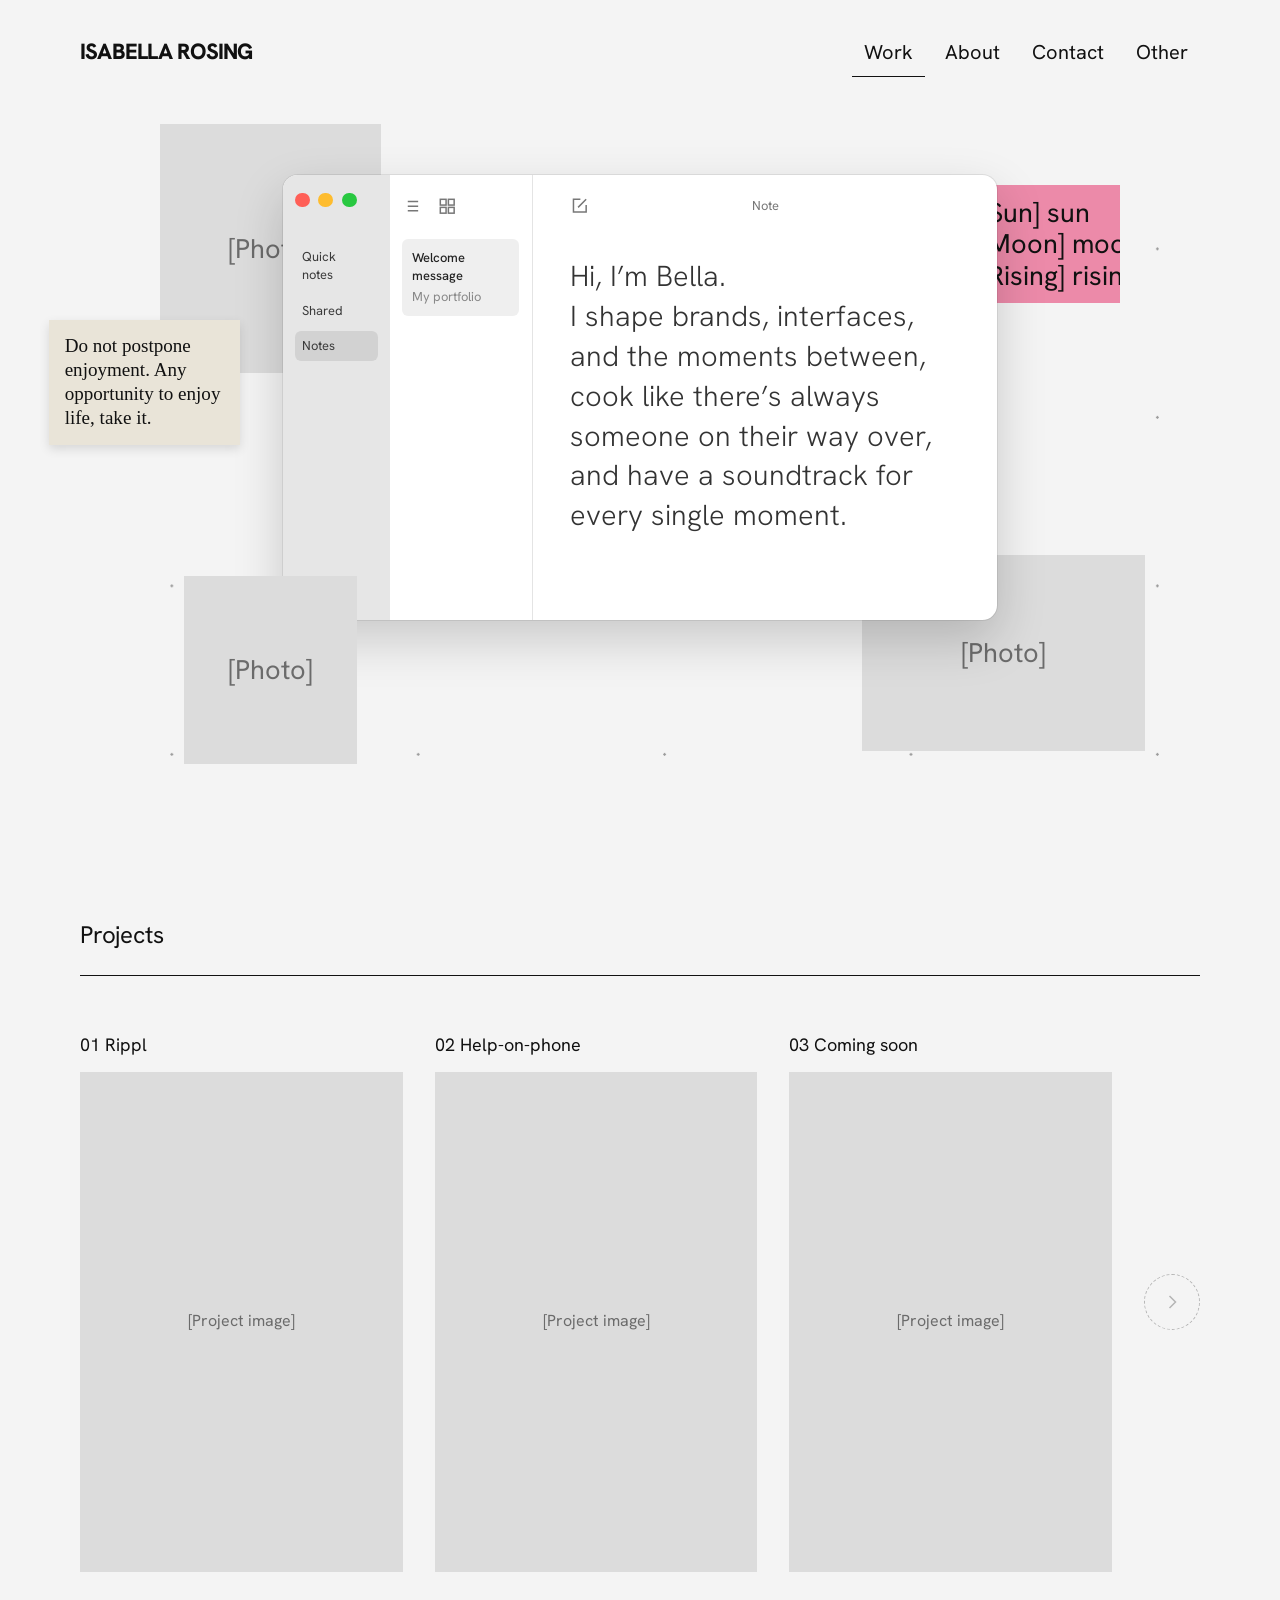
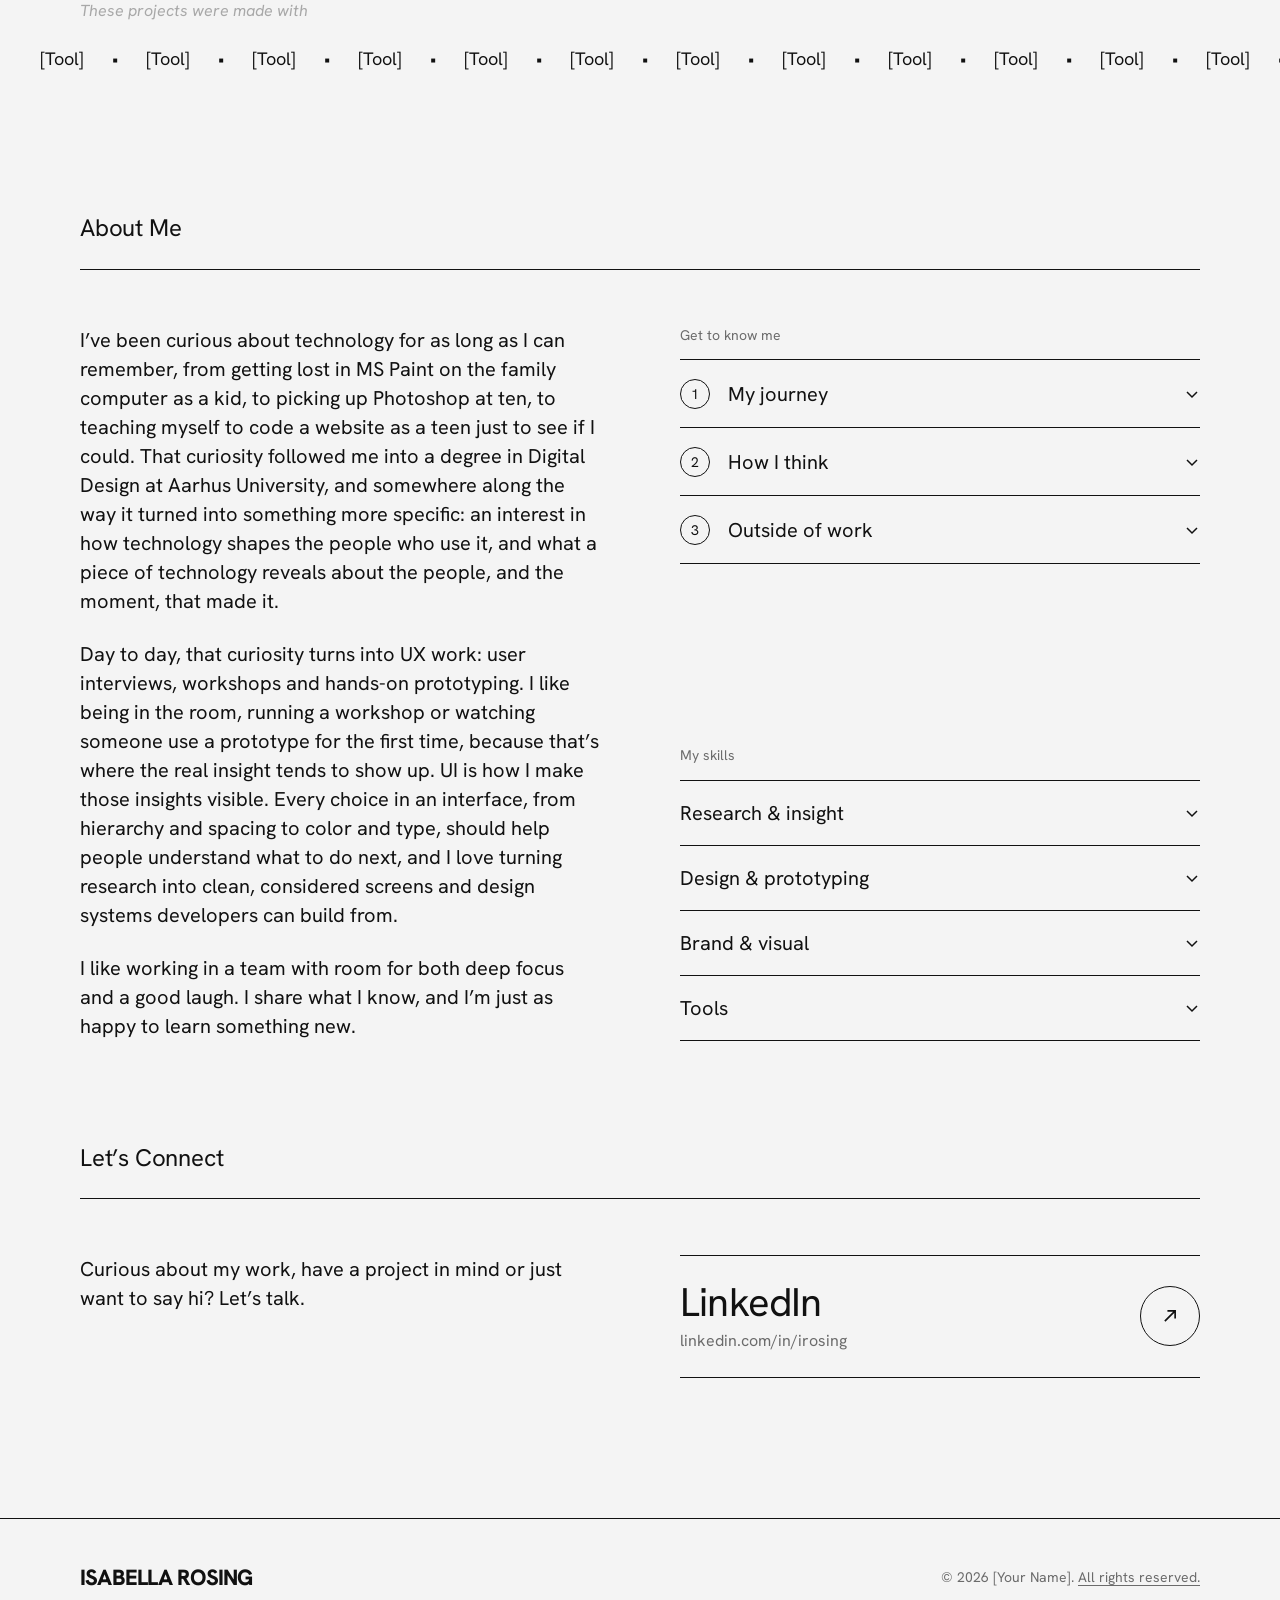
<file: index.html>
<!DOCTYPE html>
<html lang="en">
<head>
<meta charset="utf-8">
<meta name="viewport" content="width=device-width, initial-scale=1">
<title>Portfolio – Home</title>
<meta name="description" content="Portfolio of [Your Name], a [role] based in [City].">
<link rel="preconnect" href="https://fonts.googleapis.com">
<link rel="preconnect" href="https://fonts.gstatic.com" crossorigin>
<link rel="stylesheet" href="https://fonts.googleapis.com/css2?family=Hanken+Grotesk:ital,wght@0,300;0,400;0,500;0,700;0,800;1,300;1,400&amp;display=swap">
<link rel="stylesheet" href="css/styles.css">
</head>
<body>
<a class="skip-link" href="#main">Skip to content</a>
<header class="site-header">
  <a class="wordmark" href="index.html">Isabella Rosing</a>
  <nav class="main-nav" aria-label="Main">
    <a href="index.html" aria-current="page">Work</a>
    <a href="#about">About</a>
    <a href="contact.html">Contact</a>
    <a href="#">Other</a>
  </nav>
</header>
<main id="main">
<section class="hero">
  <div class="collage" role="img" aria-label="A notes window surrounded by personal photos">
    <div class="placeholder collage__item collage__photo collage__photo--tl">[Photo]</div>
    <p class="collage__item collage__quote">Do not postpone enjoyment. Any opportunity to enjoy life, take it.</p>
    <p class="collage__item collage__sticky">[Sun] sun<br>[Moon] moon<br>[Rising] rising</p>
    <div class="placeholder collage__item collage__photo collage__photo--bl">[Photo]</div>
    <div class="placeholder collage__item collage__photo collage__photo--br">[Photo]</div>

    <div class="collage__item notes-window">
      <div class="notes-window__sidebar">
        <div class="notes-window__lights"><span></span><span></span><span></span></div>
        <div class="notes-window__folder">Quick notes</div>
        <div class="notes-window__folder">Shared</div>
        <div class="notes-window__folder is-active">Notes</div>
      </div>
      <div class="notes-window__list">
        <div class="notes-window__toolbar">
          <svg viewBox="0 0 16 16" fill="none" stroke="currentColor" stroke-width="1.3" aria-hidden="true"><path d="M5 4h9M5 8h9M5 12h9M2 4h.01M2 8h.01M2 12h.01"/></svg>
          <svg viewBox="0 0 16 16" fill="none" stroke="currentColor" stroke-width="1.3" aria-hidden="true"><rect x="2" y="2" width="5" height="5"/><rect x="9" y="2" width="5" height="5"/><rect x="2" y="9" width="5" height="5"/><rect x="9" y="9" width="5" height="5"/></svg>
        </div>
        <div class="notes-window__entry"><strong>Welcome message</strong><span>My portfolio</span></div>
      </div>
      <div class="notes-window__note">
        <div class="notes-window__toolbar">
          <svg viewBox="0 0 16 16" fill="none" stroke="currentColor" stroke-width="1.3" aria-hidden="true"><path d="M9 2H3v11h11V7M7 9l7-7"/></svg>
          <span class="notes-window__label">Note</span>
        </div>
        <p class="notes-window__text">Hi, I’m Bella.<br>I shape brands, interfaces, and the moments between, cook like there’s always someone on their way over, and have a soundtrack for every single moment.</p>
      </div>
    </div>
  </div>
</section>

<section class="section section--projects" id="projects">
  <h2 class="section-title section-title--small">Projects</h2>
  <div class="projects">
    <article class="project">
      <div class="project__name">01 Rippl</div>
      <a class="project__card project__card--blue" href="rippl.html" aria-label="Rippl – view project">
        <div class="placeholder project__image">[Project image]</div>
        <div class="project__info">
          <h3 class="project__title">Rainwater as a shared resource</h3>
          <p class="project__desc">A non-profit concept that makes rainwater reuse accessible to apartment residents</p>
          <p class="project__tag">Strategisk design</p>
        </div>
      </a>
    </article>
    <article class="project">
      <div class="project__name">02 Help-on-phone</div>
      <a class="project__card project__card--yellow" href="help-on-phone.html" aria-label="Help-on-phone – view project">
        <div class="placeholder project__image">[Project image]</div>
        <div class="project__info">
          <h3 class="project__title">From towing cars to phonefixes</h3>
          <p class="project__desc">A tool inside SOS International’s case system that helps operators guide stranded drivers over the phone, so fewer breakdowns need a tow truck.</p>
          <p class="project__tag">Service design</p>
        </div>
      </a>
    </article>
    <article class="project">
      <div class="project__name">03 Coming soon</div>
      <a class="project__card project__card--orange" href="coming-soon.html" aria-label="Coming soon – view project">
        <div class="placeholder project__image">[Project image]</div>
        <div class="project__info">
          <p class="project__desc">[Short description of the project.]</p>
          <p class="project__tag">[Category]</p>
        </div>
      </a>
    </article>
    <button class="circle-btn" type="button" disabled aria-label="More projects – coming soon" data-tooltip="More projects coming soon"><svg width="20" height="20" viewBox="0 0 20 20" fill="none" stroke="currentColor" stroke-width="1.5" aria-hidden="true"><path d="M7.5 4l6 6-6 6"/></svg></button>
  </div>
  <div class="project-tools">
    <p class="project-tools__label" id="tools-label">These projects were made with</p>
    <div class="tools" role="region" aria-labelledby="tools-label">
    <div class="tools__track"><span>[Tool]</span><span aria-hidden="true">•</span><span>[Tool]</span><span aria-hidden="true">•</span><span>[Tool]</span><span aria-hidden="true">•</span><span>[Tool]</span><span aria-hidden="true">•</span><span>[Tool]</span><span aria-hidden="true">•</span><span>[Tool]</span><span aria-hidden="true">•</span><span>[Tool]</span><span aria-hidden="true">•</span><span>[Tool]</span><span aria-hidden="true">•</span><span>[Tool]</span><span aria-hidden="true">•</span><span>[Tool]</span><span aria-hidden="true">•</span><span>[Tool]</span><span aria-hidden="true">•</span><span>[Tool]</span><span aria-hidden="true">•</span><span>[Tool]</span><span aria-hidden="true">•</span><span>[Tool]</span><span aria-hidden="true">•</span><span>[Tool]</span><span aria-hidden="true">•</span><span>[Tool]</span><span aria-hidden="true">•</span><span>[Tool]</span><span aria-hidden="true">•</span><span>[Tool]</span><span aria-hidden="true">•</span><span>[Tool]</span><span aria-hidden="true">•</span><span>[Tool]</span><span aria-hidden="true">•</span><span>[Tool]</span><span aria-hidden="true">•</span><span>[Tool]</span><span aria-hidden="true">•</span><span>[Tool]</span><span aria-hidden="true">•</span><span>[Tool]</span><span aria-hidden="true">•</span><span>[Tool]</span><span aria-hidden="true">•</span><span>[Tool]</span><span aria-hidden="true">•</span><span>[Tool]</span><span aria-hidden="true">•</span><span>[Tool]</span><span aria-hidden="true">•</span><span>[Tool]</span><span aria-hidden="true">•</span><span>[Tool]</span><span aria-hidden="true">•</span></div>
    </div>
  </div>
</section>

<section class="section" id="about" style="padding-bottom:100px">
  <h2 class="section-title section-title--small">About Me</h2>
  <div class="two-col">
    <div class="about-text">
      <p>I’ve been curious about technology for as long as I can remember, from getting lost in MS Paint on the family computer as a kid, to picking up Photoshop at ten, to teaching myself to code a website as a teen just to see if I could. That curiosity followed me into a degree in Digital Design at Aarhus University, and somewhere along the way it turned into something more specific: an interest in how technology shapes the people who use it, and what a piece of technology reveals about the people, and the moment, that made it.</p>
      <p>Day to day, that curiosity turns into UX work: user interviews, workshops and hands-on prototyping. I like being in the room, running a workshop or watching someone use a prototype for the first time, because that’s where the real insight tends to show up. UI is how I make those insights visible. Every choice in an interface, from hierarchy and spacing to color and type, should help people understand what to do next, and I love turning research into clean, considered screens and design systems developers can build from.</p>
      <p>I like working in a team with room for both deep focus and a good laugh. I share what I know, and I’m just as happy to learn something new.</p>
    </div>
    <div class="services">
      <h3 class="list-label">Get to know me</h3>
      <div class="service">
        <button class="service__toggle" type="button" aria-expanded="false" aria-controls="service-1">
          <span class="service__num">1</span>
          <span class="service__title">My journey</span>
          <svg width="16" height="16" viewBox="0 0 16 16" fill="none" stroke="currentColor" stroke-width="1.5" aria-hidden="true" class="service__chevron"><path d="M3 6l5 5 5-5"/></svg>
        </button>
        <div class="service__body" id="service-1" hidden>
          <p>It started in Kolding, where a foundation year at Design Culture taught me that everything we make says something about the people behind it and the people who use it. From there I moved to Aarhus to study digital design, and quickly learned to work in sprints, test early, and let users prove me wrong.</p>
          <p>Along the way I worked with SOS International, Grundfos and Aarhus Vand, and helped create a VR game based on P.S. Krøyer’s painting <em>Skagensjægerne</em>, exhibited at ARoS. In my bachelor’s thesis, I interviewed 11 designers about how they use AI tools in their work. In my master’s thesis, I reviewed 15 studies on how people form social relationships with AI companions.</p>
          <p>Alongside my studies, I co-founded KINDA, a startup helping adults form real friendships, and went through Kitchen AU’s intern in own startup programme. That taught me to pitch, sell an idea, and take business models as seriously as user needs.</p>
          <p>My path hasn’t been a straight line, and I’m glad it hasn’t. In retail and floristry, I managed scheduling for the whole team, onboarded new staff, and trained colleagues in the system we used for live sales, so I’ve seen up close how tools either help people or get in their way. At Tricon I learned precision from the other side, turning technical drawings into tested products on tight deadlines. I bring both into how I run a project today.</p>
        </div>
      </div>
      <div class="service">
        <button class="service__toggle" type="button" aria-expanded="false" aria-controls="service-2">
          <span class="service__num">2</span>
          <span class="service__title">How I think</span>
          <svg width="16" height="16" viewBox="0 0 16 16" fill="none" stroke="currentColor" stroke-width="1.5" aria-hidden="true" class="service__chevron"><path d="M3 6l5 5 5-5"/></svg>
        </button>
        <div class="service__body" id="service-2" hidden>
          <p>Before I open Figma, I want to know who this is really for, what they’re trying to get done, and where the current experience gets in their way.</p>
          <dl class="about-phases">
            <div><dt>Discover</dt><dd>User interviews, surveys, competitor analysis, desk research, thematic analysis</dd></div>
            <div><dt>Define &amp; Ideate</dt><dd>Workshop facilitation, co-design, journey mapping, business model canvas, value proposition design</dd></div>
            <div><dt>Design &amp; Prototype</dt><dd>UI and visual design, Figma design systems, Framer, service design, iterative prototyping</dd></div>
            <div><dt>Test &amp; Refine</dt><dd>Usability testing, feedback synthesis, iteration</dd></div>
            <div><dt>Tools</dt><dd>Figma · Framer · Adobe Creative Suite · Canva · Basic HTML/CSS/JS</dd></div>
            <div><dt>A Grounded Take on AI</dt><dd>My bachelor’s and master’s theses both explored AI, which gave me a research-based sense of where AI genuinely strengthens a design process, and where it doesn’t.</dd></div>
          </dl>
        </div>
      </div>
      <div class="service">
        <button class="service__toggle" type="button" aria-expanded="false" aria-controls="service-3">
          <span class="service__num">3</span>
          <span class="service__title">Outside of work</span>
          <svg width="16" height="16" viewBox="0 0 16 16" fill="none" stroke="currentColor" stroke-width="1.5" aria-hidden="true" class="service__chevron"><path d="M3 6l5 5 5-5"/></svg>
        </button>
        <div class="service__body" id="service-3" hidden>
          <p>When I’m not designing, I usually have a camera or a guitar in my hands. I also make ceramics, knit, and get out into nature whenever I can. Working with my hands keeps my eye for shape, texture and color sharp.</p>
          <p>I’m fascinated by the history of technology, and by tech that’s used in artistic ways. I’m part of the Tamagotchi generation, and one day I’d love to design small, playful gadgets in that same spirit. Having turned technical drawings into tested products at Tricon, I know what it takes to get an idea from paper to something that actually works.</p>
        </div>
      </div>
      <div class="skill-groups">
        <h3 class="list-label">My skills</h3>
        <details class="skill-group">
          <summary>Research &amp; insight<svg width="16" height="16" viewBox="0 0 16 16" fill="none" stroke="currentColor" stroke-width="1.5" aria-hidden="true" class="skill-group__chevron"><path d="M3 6l5 5 5-5"/></svg></summary>
          <ul class="skill-chips">
            <li>User research</li>
            <li>Workshops</li>
            <li>Usability testing</li>
            <li>Thematic analysis</li>
          </ul>
        </details>
        <details class="skill-group">
          <summary>Design &amp; prototyping<svg width="16" height="16" viewBox="0 0 16 16" fill="none" stroke="currentColor" stroke-width="1.5" aria-hidden="true" class="skill-group__chevron"><path d="M3 6l5 5 5-5"/></svg></summary>
          <ul class="skill-chips">
            <li>Wireframing</li>
            <li>Prototyping</li>
            <li>Interaction design</li>
            <li>Figma design systems</li>
            <li>Designing with AI</li>
          </ul>
        </details>
        <details class="skill-group">
          <summary>Brand &amp; visual<svg width="16" height="16" viewBox="0 0 16 16" fill="none" stroke="currentColor" stroke-width="1.5" aria-hidden="true" class="skill-group__chevron"><path d="M3 6l5 5 5-5"/></svg></summary>
          <ul class="skill-chips">
            <li>Visual identity</li>
            <li>Branding</li>
          </ul>
        </details>
        <details class="skill-group">
          <summary>Tools<svg width="16" height="16" viewBox="0 0 16 16" fill="none" stroke="currentColor" stroke-width="1.5" aria-hidden="true" class="skill-group__chevron"><path d="M3 6l5 5 5-5"/></svg></summary>
          <ul class="skill-chips">
            <li>Figma</li>
            <li>Framer</li>
            <li>Adobe Creative Suite</li>
            <li>Canva</li>
            <li>Basic HTML/CSS/JS</li>
          </ul>
        </details>
      </div>
    </div>
  </div>
</section>

<section class="section" id="connect">
  <h2 class="section-title section-title--small">Let’s Connect</h2>
  <div class="two-col">
    <p class="connect__lead">Curious about my work, have a project in mind or just want to say hi? Let’s talk.</p>
    <a class="connect__link" href="https://www.linkedin.com/in/irosing/" target="_blank" rel="noopener noreferrer">
      <span class="connect__text">
        <span class="connect__label">LinkedIn</span>
        <span class="connect__handle">linkedin.com/in/irosing</span>
      </span>
      <span class="circle-btn" aria-hidden="true"><svg width="18" height="18" viewBox="0 0 14 14" fill="none" stroke="currentColor" stroke-width="1.3"><path d="M3 11L11 3M5 3h6v6"/></svg></span>
      <span class="visually-hidden">(opens in a new tab)</span>
    </a>
  </div>
</section>
</main>
<footer class="site-footer">
  <a class="wordmark" href="index.html">Isabella Rosing</a>
  <div class="copyright">© <span data-year>2026</span> [Your Name]. <a href="rights.html">All rights reserved.</a></div>
</footer>
<script src="js/main.js"></script>
</body>
</html>
</file>
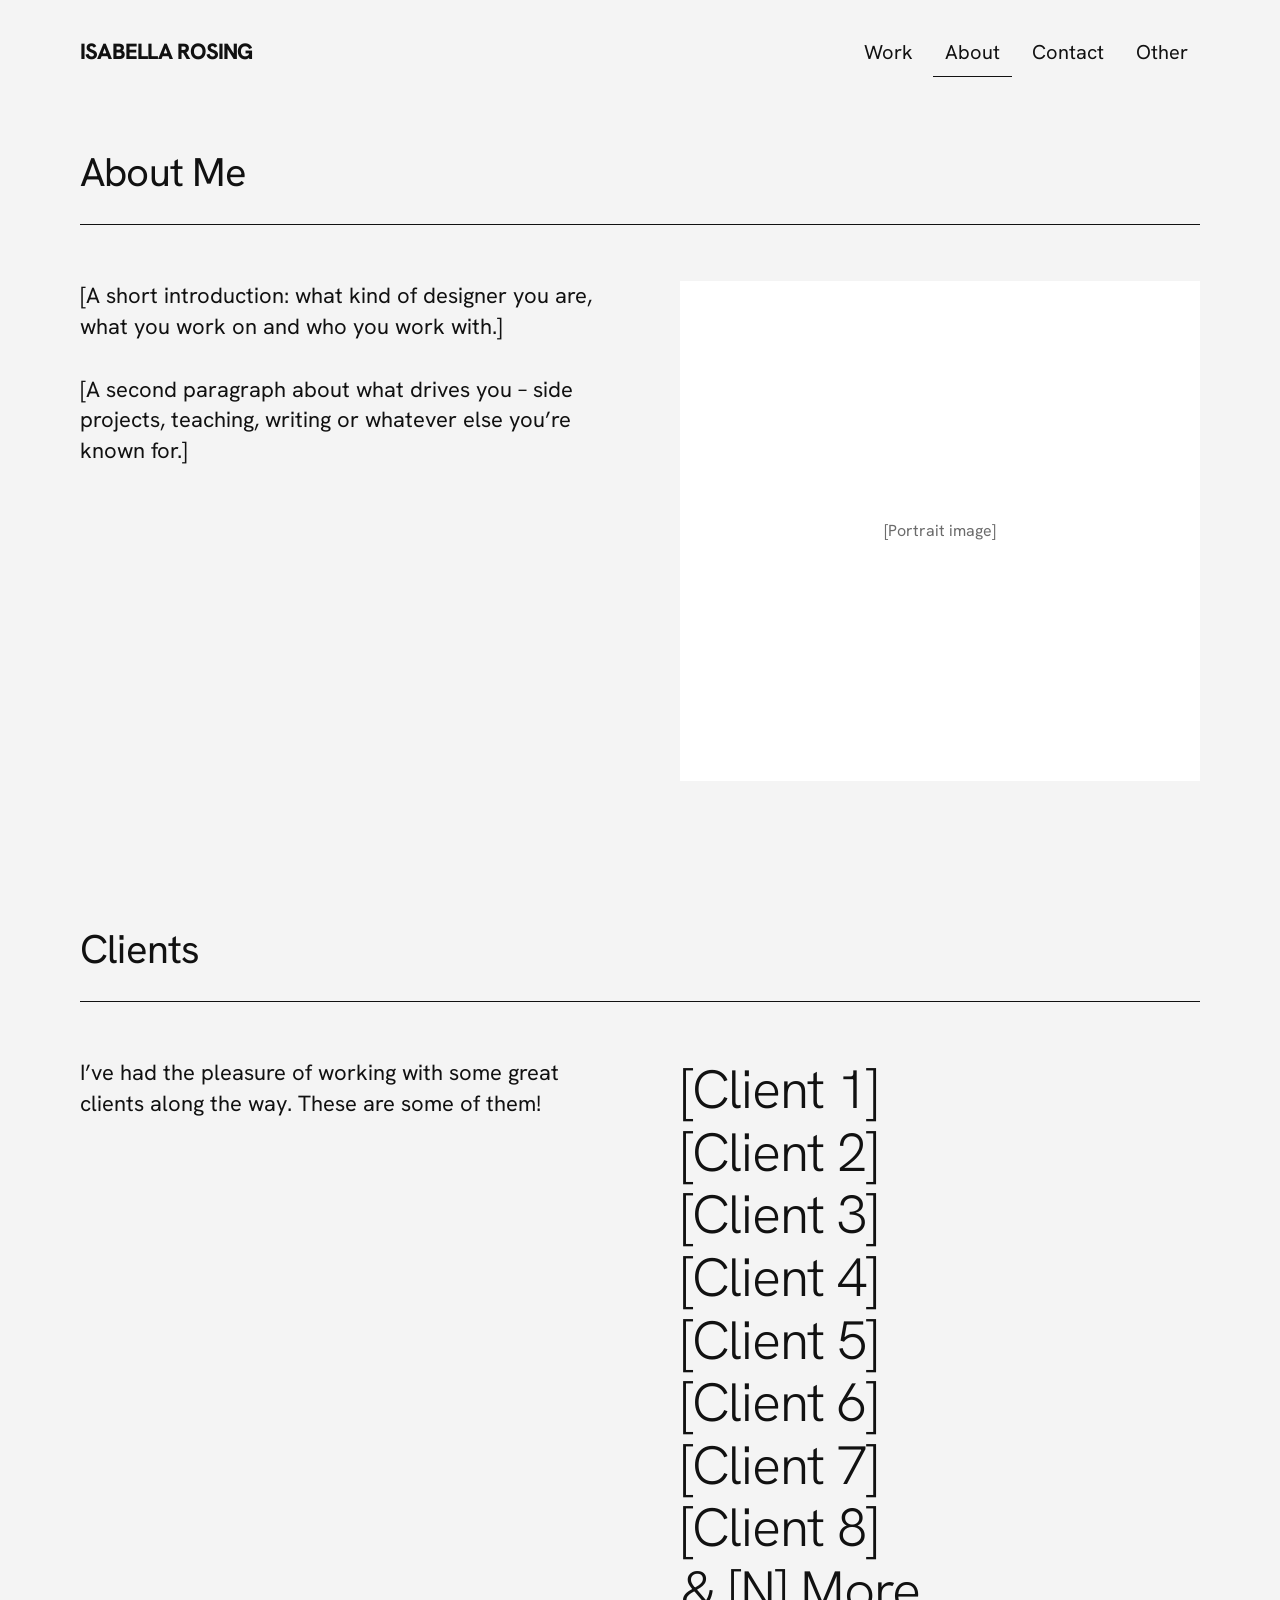
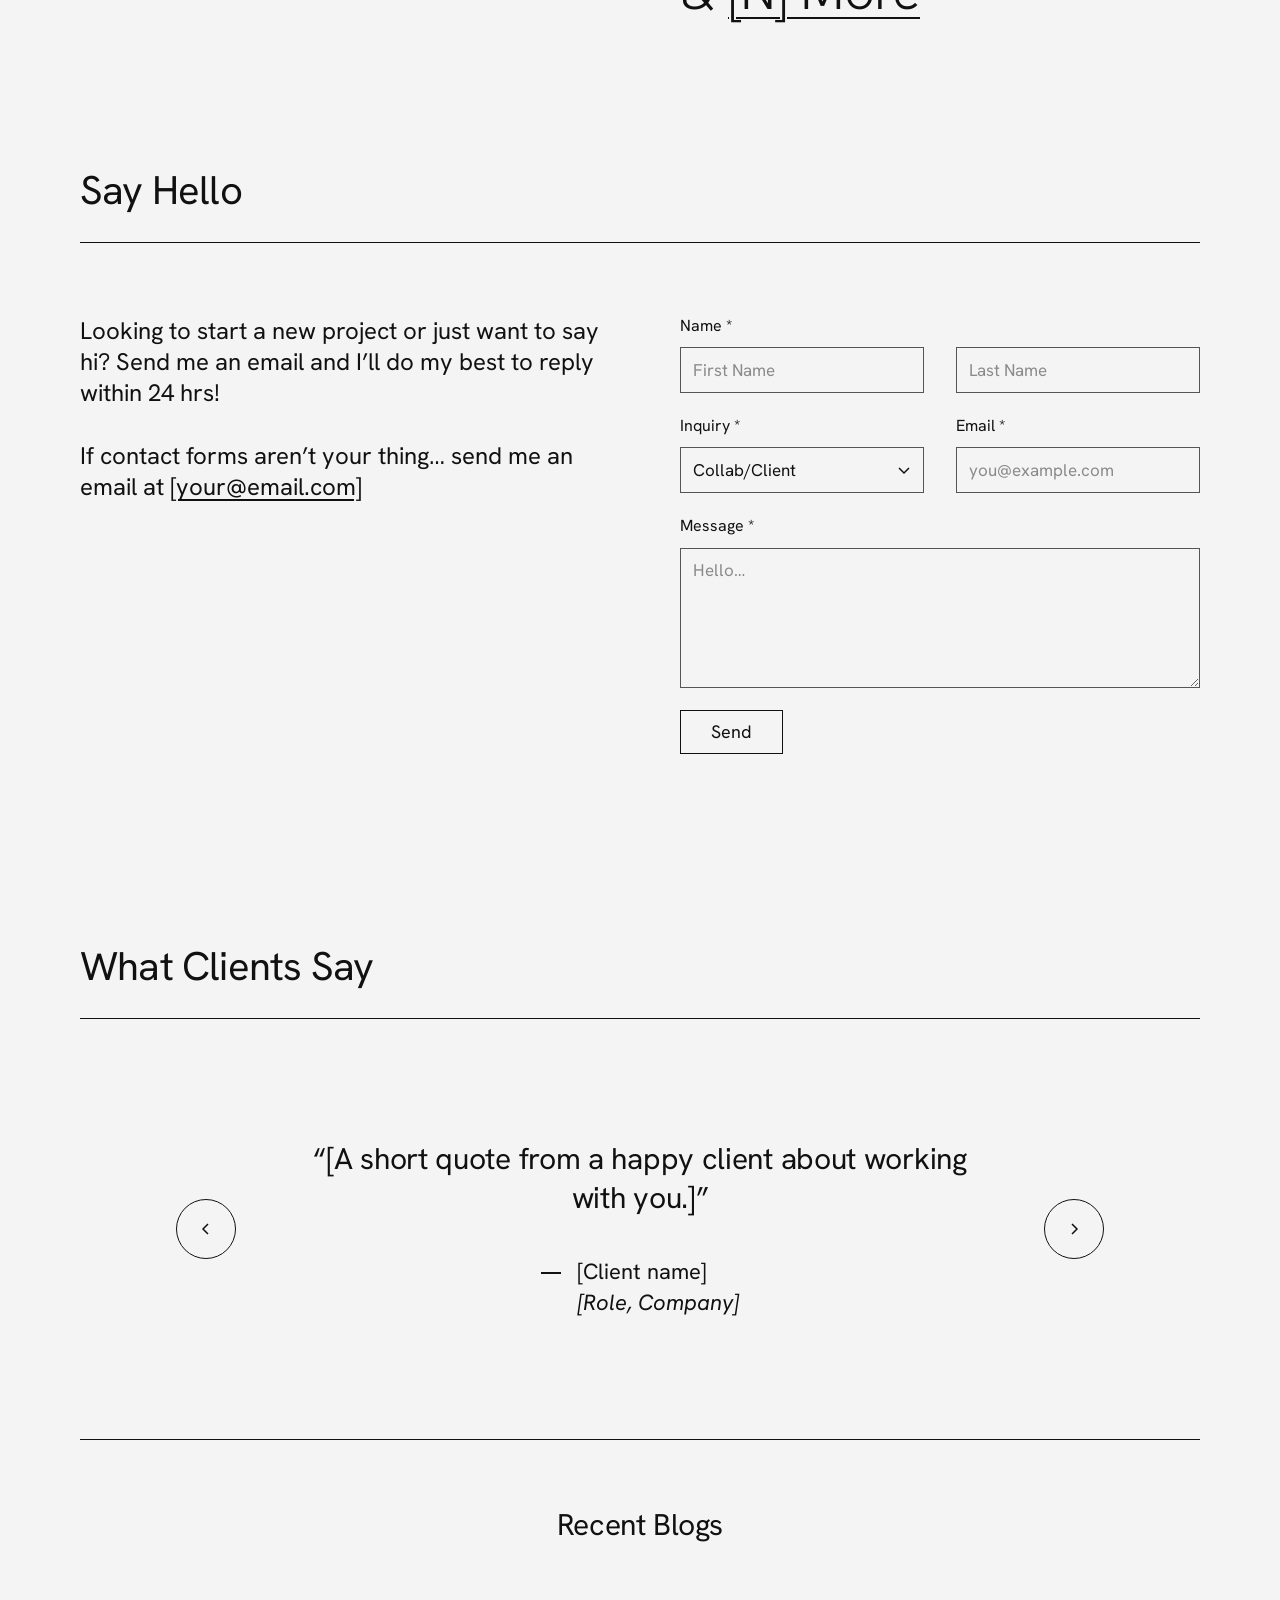
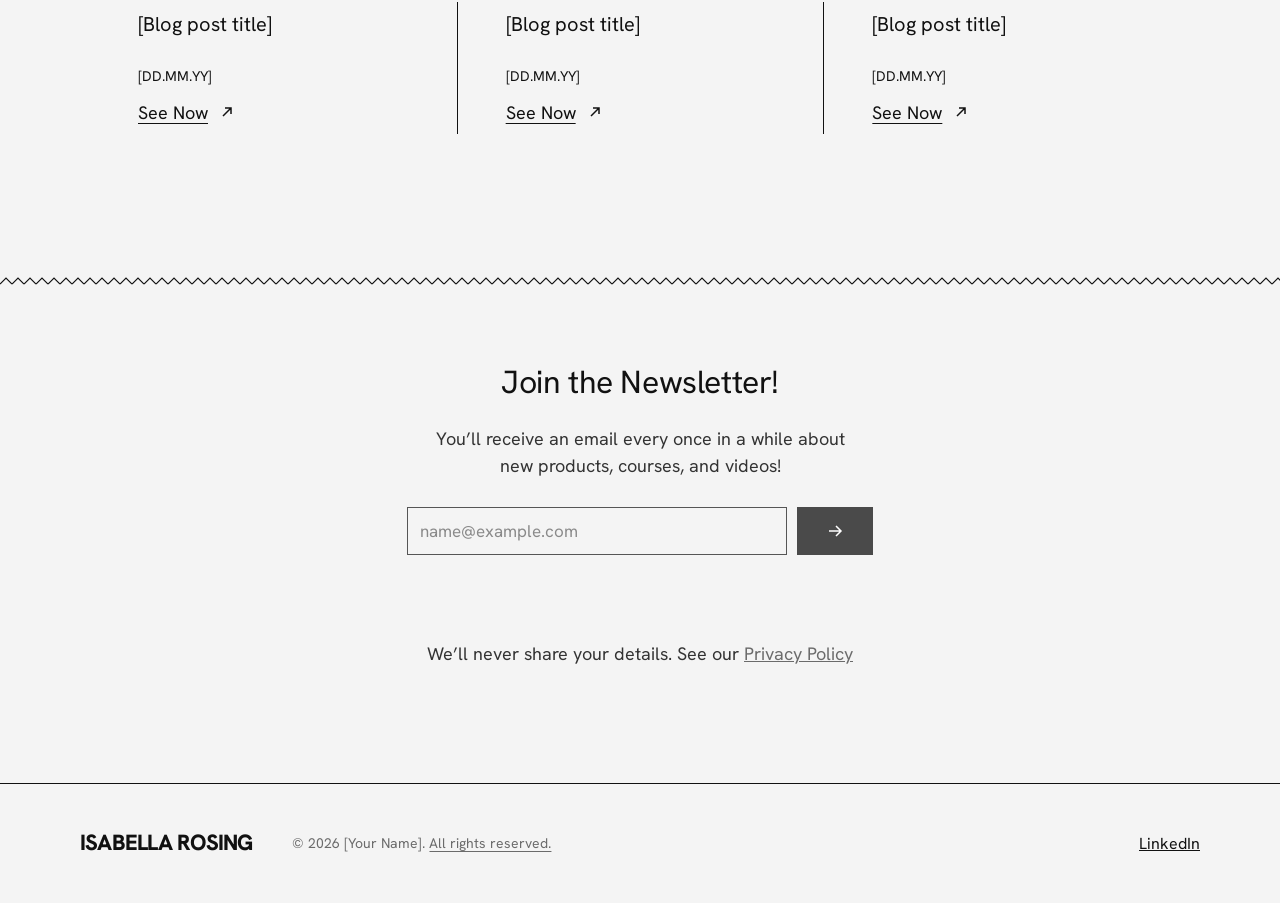
<file: about.html>
<!DOCTYPE html>
<html lang="en">
<head>
<meta charset="utf-8">
<meta name="viewport" content="width=device-width, initial-scale=1">
<title>Portfolio – About</title>
<meta name="description" content="About [Your Name] and the clients they have worked with.">
<link rel="preconnect" href="https://fonts.googleapis.com">
<link rel="preconnect" href="https://fonts.gstatic.com" crossorigin>
<link rel="stylesheet" href="https://fonts.googleapis.com/css2?family=Hanken+Grotesk:ital,wght@0,300;0,400;0,500;0,800;1,300;1,400&amp;display=swap">
<link rel="stylesheet" href="css/styles.css">
</head>
<body>
<a class="skip-link" href="#main">Skip to content</a>
<header class="site-header">
  <a class="wordmark" href="index.html">Isabella Rosing</a>
  <nav class="main-nav" aria-label="Main">
    <a href="index.html">Work</a>
    <a href="about.html" aria-current="page">About</a>
    <a href="contact.html">Contact</a>
    <a href="#">Other</a>
  </nav>
</header>
<main id="main">
<section class="section section--first">
  <h1 class="section-title">About Me</h1>
  <div class="two-col">
    <div class="stack lead" style="max-width:540px">
      <p>[A short introduction: what kind of designer you are, what you work on and who you work with.]</p>
      <p>[A second paragraph about what drives you – side projects, teaching, writing or whatever else you’re known for.]</p>
    </div>
    <div class="placeholder portrait">[Portrait image]</div>
  </div>
</section>

<section class="section">
  <h2 class="section-title">Clients</h2>
  <div class="two-col">
    <p class="lead" style="max-width:480px">I’ve had the pleasure of working with some great clients along the way. These are some of them!</p>
    <ul class="clients">
      <li>[Client 1]</li>
      <li>[Client 2]</li>
      <li>[Client 3]</li>
      <li>[Client 4]</li>
      <li>[Client 5]</li>
      <li>[Client 6]</li>
      <li>[Client 7]</li>
      <li>[Client 8]</li>
      <li>&amp; <a href="#">[N] More</a></li>
    </ul>
  </div>
</section>

<section class="section">
  <h2 class="section-title">Say Hello</h2>
  <div class="two-col contact-grid">
    <div class="contact-copy">
      <p>Looking to start a new project or just want to say hi? Send me an email and I’ll do my best to reply within 24 hrs!</p>
      <p>If contact forms aren’t your thing… send me an email at <a href="mailto:hello@example.com">[your@email.com]</a></p>
    </div>
    <form class="form" data-contact-form>
      <div class="field">
        <label for="a-first">Name *</label>
        <div class="field-row">
          <input class="input" id="a-first" name="first" type="text" placeholder="First Name" autocomplete="given-name" required>
          <input class="input" name="last" type="text" aria-label="Last name" placeholder="Last Name" autocomplete="family-name" required>
        </div>
      </div>
      <div class="field-row">
        <div class="field">
          <label for="a-inq">Inquiry *</label>
          <div class="select-wrap">
            <select class="input" id="a-inq" name="inquiry" required>
              <option>Collab/Client</option>
              <option>Sponsorship</option>
              <option>Other</option>
            </select>
            <svg width="16" height="16" viewBox="0 0 16 16" fill="none" stroke="currentColor" stroke-width="1.5" aria-hidden="true"><path d="M3 6l5 5 5-5"/></svg>
          </div>
        </div>
        <div class="field">
          <label for="a-email">Email *</label>
          <input class="input" id="a-email" name="email" type="email" placeholder="you@example.com" autocomplete="email" required>
        </div>
      </div>
      <div class="field">
        <label for="a-msg">Message *</label>
        <textarea class="input" id="a-msg" name="message" placeholder="Hello…" required></textarea>
      </div>
      <button class="btn" type="submit">Send</button>
      <p class="form-status" role="status" aria-live="polite"></p>
    </form>
  </div>
</section>

<section class="section section--testimonials">
  <h2 class="section-title">What Clients Say</h2>
  <div class="testimonials" data-testimonials>
    <button class="circle-btn" type="button" data-prev aria-label="Previous testimonial"><svg width="16" height="16" viewBox="0 0 16 16" fill="none" stroke="currentColor" stroke-width="1.5" aria-hidden="true"><path d="M10 3L5 8l5 5"/></svg></button>
    <figure class="testimonial" aria-live="polite">
      <blockquote data-quote>“[A short quote from a happy client about working with you.]”</blockquote>
      <figcaption>
        <span class="testimonial__dash" aria-hidden="true"></span>
        <span class="testimonial__who"><span data-name>[Client name]</span><em data-role>[Role, Company]</em></span>
      </figcaption>
    </figure>
    <button class="circle-btn" type="button" data-next aria-label="Next testimonial"><svg width="16" height="16" viewBox="0 0 16 16" fill="none" stroke="currentColor" stroke-width="1.5" aria-hidden="true"><path d="M6 3l5 5-5 5"/></svg></button>
  </div>
</section>

<section class="section">
  <div class="blogs">
    <h2>Recent Blogs</h2>
    <div class="blogs__grid">
      <article class="blog">
        <h3>[Blog post title]</h3>
        <div class="blog__date">[DD.MM.YY]</div>
        <a href="#">See Now <svg width="14" height="14" viewBox="0 0 14 14" fill="none" stroke="currentColor" stroke-width="1.5" aria-hidden="true"><path d="M3 11L11 3M5 3h6v6"/></svg></a>
      </article>
      <article class="blog">
        <h3>[Blog post title]</h3>
        <div class="blog__date">[DD.MM.YY]</div>
        <a href="#">See Now <svg width="14" height="14" viewBox="0 0 14 14" fill="none" stroke="currentColor" stroke-width="1.5" aria-hidden="true"><path d="M3 11L11 3M5 3h6v6"/></svg></a>
      </article>
      <article class="blog">
        <h3>[Blog post title]</h3>
        <div class="blog__date">[DD.MM.YY]</div>
        <a href="#">See Now <svg width="14" height="14" viewBox="0 0 14 14" fill="none" stroke="currentColor" stroke-width="1.5" aria-hidden="true"><path d="M3 11L11 3M5 3h6v6"/></svg></a>
      </article>
    </div>
  </div>
</section>

<div class="zigzag" aria-hidden="true"></div>
<section class="newsletter">
  <h2>Join the Newsletter!</h2>
  <p>You’ll receive an email every once in a while about new products, courses, and videos!</p>
  <form class="newsletter__form" data-newsletter>
    <input class="input" type="email" name="email" aria-label="Email address" placeholder="name@example.com" autocomplete="email" required>
    <button class="newsletter__submit" type="submit" aria-label="Subscribe"><svg width="18" height="18" viewBox="0 0 18 18" fill="none" stroke="currentColor" stroke-width="1.5" aria-hidden="true"><path d="M3 9h12M10 4l5 5-5 5"/></svg></button>
  </form>
  <p class="form-status" role="status" aria-live="polite"></p>
  <p class="newsletter__fine">We’ll never share your details. See our <a href="rights.html#privacy">Privacy Policy</a></p>
</section>
</main>
<footer class="site-footer">
  <a class="wordmark" href="index.html">Isabella Rosing</a>
  <div class="copyright">© <span data-year>2026</span> [Your Name]. <a href="rights.html">All rights reserved.</a></div>
  <nav class="social" aria-label="Social">
    <a href="https://www.linkedin.com/in/irosing/" target="_blank" rel="noopener noreferrer">LinkedIn</a>
  </nav>
</footer>
<script src="js/main.js"></script>
</body>
</html>
</file>
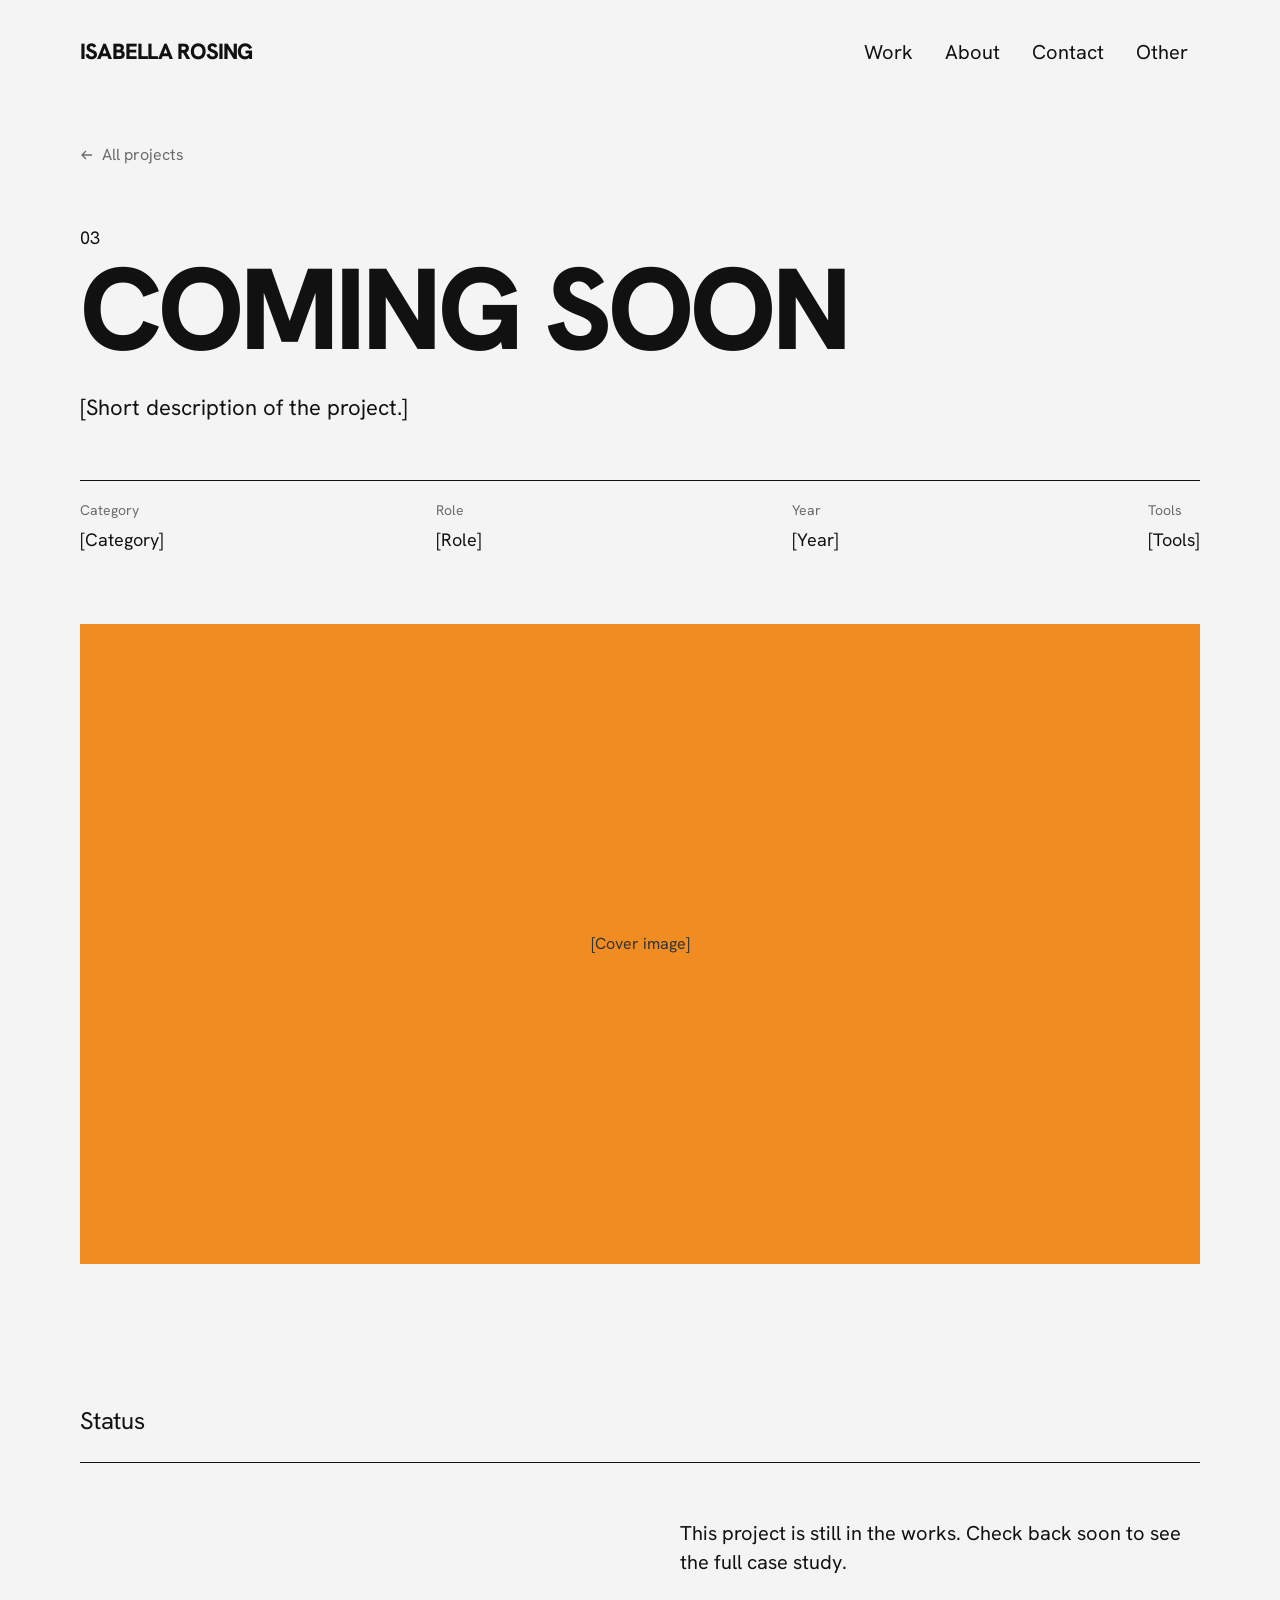
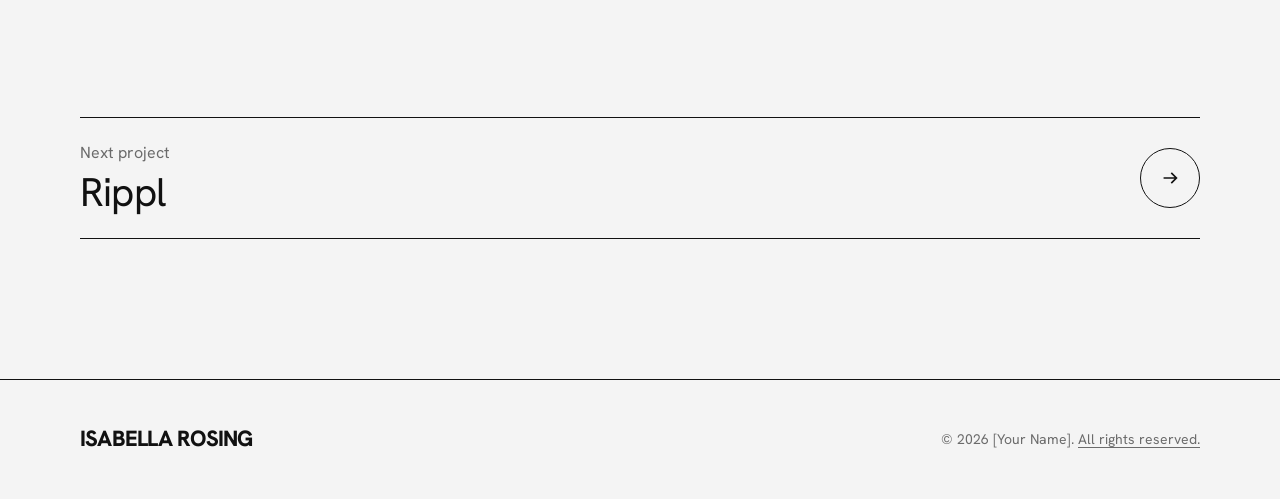
<file: coming-soon.html>
<!DOCTYPE html>
<html lang="en">
<head>
<meta charset="utf-8">
<meta name="viewport" content="width=device-width, initial-scale=1">
<title>Portfolio – Coming soon</title>
<meta name="description" content="An upcoming project by Isabella Rosing.">
<link rel="preconnect" href="https://fonts.googleapis.com">
<link rel="preconnect" href="https://fonts.gstatic.com" crossorigin>
<link rel="stylesheet" href="https://fonts.googleapis.com/css2?family=Hanken+Grotesk:ital,wght@0,300;0,400;0,500;0,800;1,300;1,400&amp;display=swap">
<link rel="stylesheet" href="css/styles.css">
</head>
<body>
<a class="skip-link" href="#main">Skip to content</a>
<header class="site-header">
  <a class="wordmark" href="index.html">Isabella Rosing</a>
  <nav class="main-nav" aria-label="Main">
    <a href="index.html">Work</a>
    <a href="index.html#about">About</a>
    <a href="contact.html">Contact</a>
    <a href="#">Other</a>
  </nav>
</header>
<main id="main">
<section class="case-hero">
  <a class="case-back" href="index.html#projects"><svg width="14" height="14" viewBox="0 0 14 14" fill="none" stroke="currentColor" stroke-width="1.3" aria-hidden="true"><path d="M12 7H2M6 3L2 7l4 4"/></svg> All projects</a>
  <p class="case-hero__num">03</p>
  <h1 class="case-hero__title">Coming soon</h1>
  <p class="case-hero__lead">[Short description of the project.]</p>
  <dl class="case-meta">
    <div><dt>Category</dt><dd>[Category]</dd></div>
    <div><dt>Role</dt><dd>[Role]</dd></div>
    <div><dt>Year</dt><dd>[Year]</dd></div>
    <div><dt>Tools</dt><dd>[Tools]</dd></div>
  </dl>
</section>

<div class="case-cover case-cover--orange placeholder">[Cover image]</div>

<section class="section case-section">
  <h2 class="section-title section-title--small">Status</h2>
  <div class="two-col">
    <div></div>
    <div class="about-text">
      <p>This project is still in the works. Check back soon to see the full case study.</p>
    </div>
  </div>
</section>

<section class="section case-section">
  <a class="connect__link" href="rippl.html">
    <span class="connect__text">
      <span class="connect__handle">Next project</span>
      <span class="connect__label">Rippl</span>
    </span>
    <span class="circle-btn" aria-hidden="true"><svg width="18" height="18" viewBox="0 0 14 14" fill="none" stroke="currentColor" stroke-width="1.3"><path d="M2 7h10M8 3l4 4-4 4"/></svg></span>
  </a>
</section>
</main>
<footer class="site-footer">
  <a class="wordmark" href="index.html">Isabella Rosing</a>
  <div class="copyright">© <span data-year>2026</span> [Your Name]. <a href="rights.html">All rights reserved.</a></div>
</footer>
<script src="js/main.js"></script>
</body>
</html>
</file>
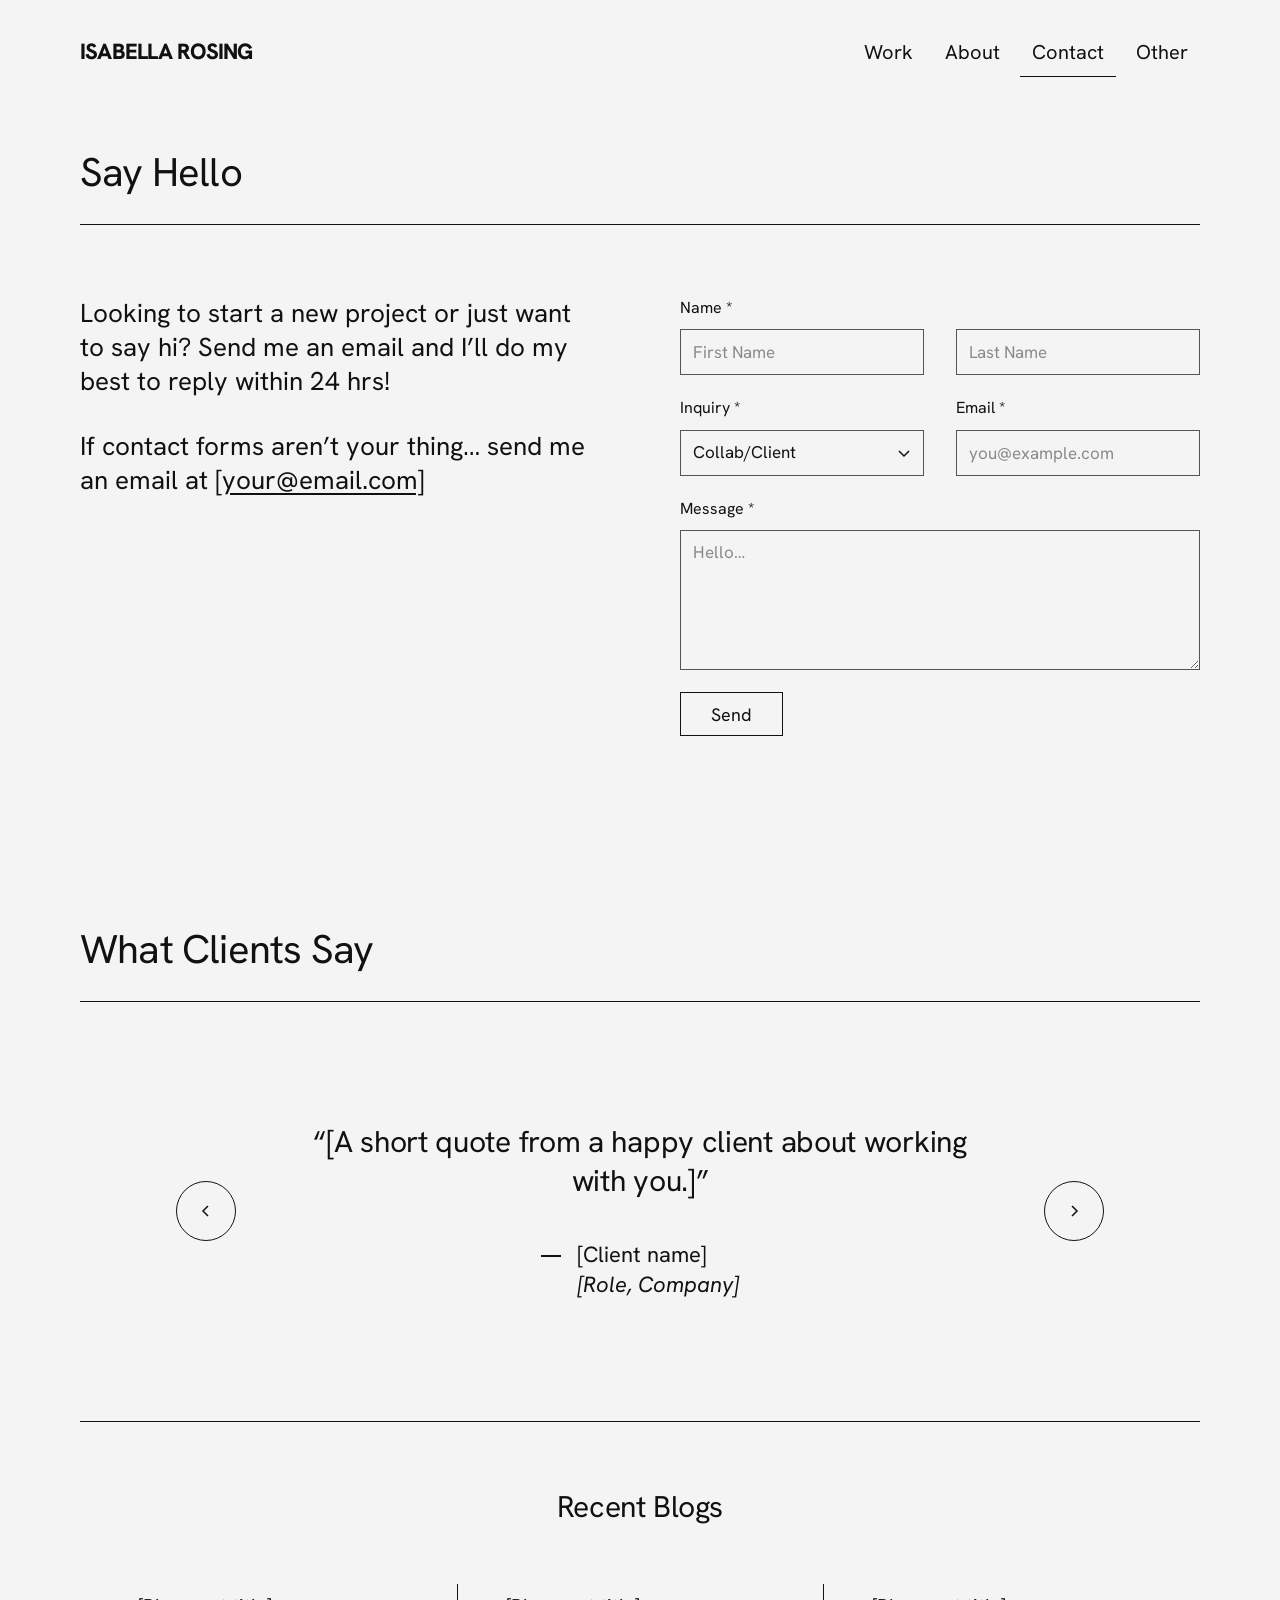
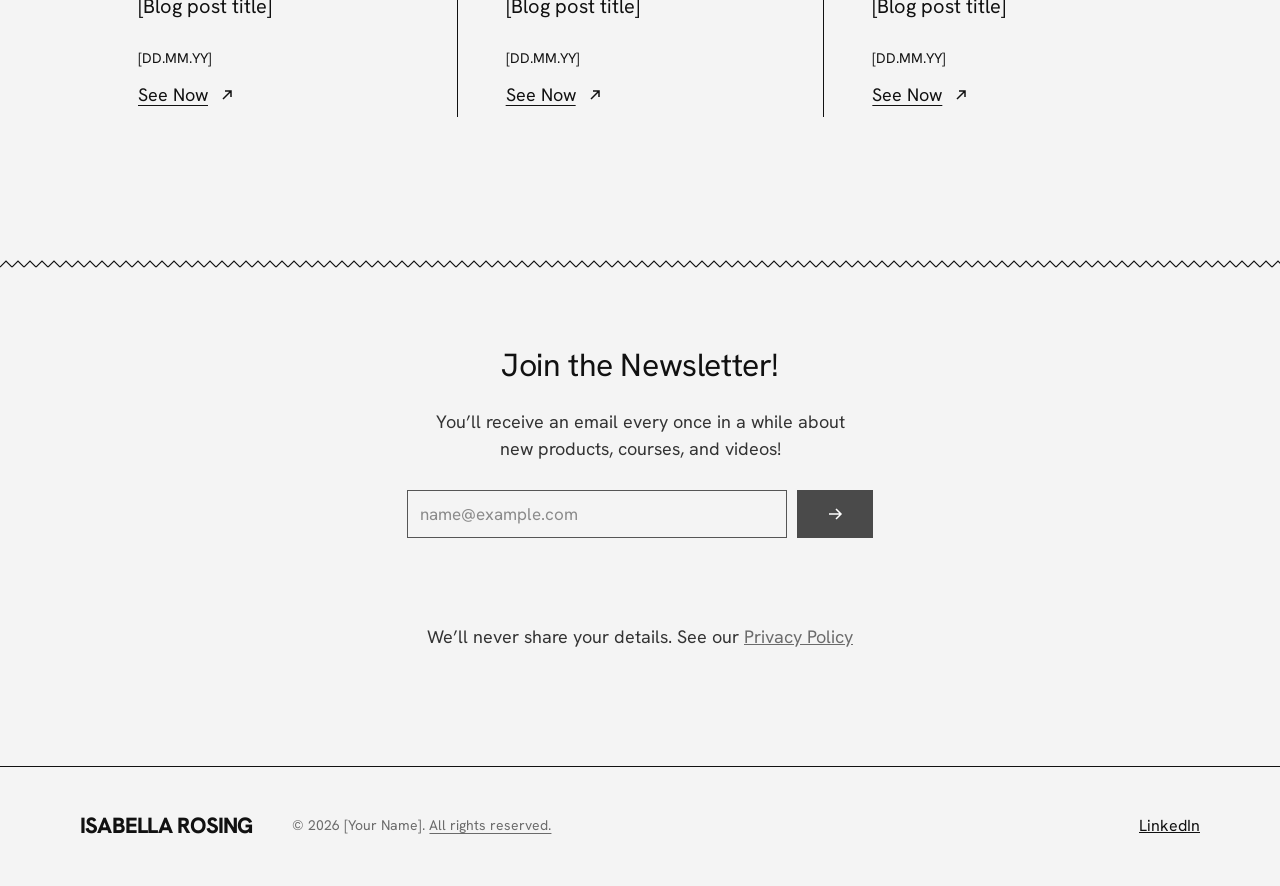
<file: contact.html>
<!DOCTYPE html>
<html lang="en">
<head>
<meta charset="utf-8">
<meta name="viewport" content="width=device-width, initial-scale=1">
<title>Portfolio – Contact</title>
<meta name="description" content="Get in touch with [Your Name] about projects, collaborations and sponsorships.">
<link rel="preconnect" href="https://fonts.googleapis.com">
<link rel="preconnect" href="https://fonts.gstatic.com" crossorigin>
<link rel="stylesheet" href="https://fonts.googleapis.com/css2?family=Hanken+Grotesk:ital,wght@0,300;0,400;0,500;0,800;1,300;1,400&amp;display=swap">
<link rel="stylesheet" href="css/styles.css">
</head>
<body class="page-contact">
<a class="skip-link" href="#main">Skip to content</a>
<header class="site-header">
  <a class="wordmark" href="index.html">Isabella Rosing</a>
  <nav class="main-nav" aria-label="Main">
    <a href="index.html">Work</a>
    <a href="index.html#about">About</a>
    <a href="contact.html" aria-current="page">Contact</a>
    <a href="#">Other</a>
  </nav>
</header>
<main id="main">
<section class="section section--first">
  <h1 class="section-title">Say Hello</h1>
  <div class="two-col contact-grid">
    <div class="contact-copy">
      <p>Looking to start a new project or just want to say hi? Send me an email and I’ll do my best to reply within 24 hrs!</p>
      <p>If contact forms aren’t your thing… send me an email at <a href="mailto:hello@example.com">[your@email.com]</a></p>
    </div>
    <form class="form" data-contact-form>
      <div class="field">
        <label for="c-first">Name *</label>
        <div class="field-row">
          <input class="input" id="c-first" name="first" type="text" placeholder="First Name" autocomplete="given-name" required>
          <input class="input" name="last" type="text" aria-label="Last name" placeholder="Last Name" autocomplete="family-name" required>
        </div>
      </div>
      <div class="field-row">
        <div class="field">
          <label for="c-inq">Inquiry *</label>
          <div class="select-wrap">
            <select class="input" id="c-inq" name="inquiry" required>
              <option>Collab/Client</option>
              <option>Sponsorship</option>
              <option>Other</option>
            </select>
            <svg width="16" height="16" viewBox="0 0 16 16" fill="none" stroke="currentColor" stroke-width="1.5" aria-hidden="true"><path d="M3 6l5 5 5-5"/></svg>
          </div>
        </div>
        <div class="field">
          <label for="c-email">Email *</label>
          <input class="input" id="c-email" name="email" type="email" placeholder="you@example.com" autocomplete="email" required>
        </div>
      </div>
      <div class="field">
        <label for="c-msg">Message *</label>
        <textarea class="input" id="c-msg" name="message" placeholder="Hello…" required></textarea>
      </div>
      <button class="btn" type="submit">Send</button>
      <p class="form-status" role="status" aria-live="polite"></p>
    </form>
  </div>
</section>

<section class="section section--testimonials">
  <h2 class="section-title">What Clients Say</h2>
  <div class="testimonials" data-testimonials>
    <button class="circle-btn" type="button" data-prev aria-label="Previous testimonial"><svg width="16" height="16" viewBox="0 0 16 16" fill="none" stroke="currentColor" stroke-width="1.5" aria-hidden="true"><path d="M10 3L5 8l5 5"/></svg></button>
    <figure class="testimonial" aria-live="polite">
      <blockquote data-quote>“[A short quote from a happy client about working with you.]”</blockquote>
      <figcaption>
        <span class="testimonial__dash" aria-hidden="true"></span>
        <span class="testimonial__who"><span data-name>[Client name]</span><em data-role>[Role, Company]</em></span>
      </figcaption>
    </figure>
    <button class="circle-btn" type="button" data-next aria-label="Next testimonial"><svg width="16" height="16" viewBox="0 0 16 16" fill="none" stroke="currentColor" stroke-width="1.5" aria-hidden="true"><path d="M6 3l5 5-5 5"/></svg></button>
  </div>
</section>

<section class="section">
  <div class="blogs">
    <h2>Recent Blogs</h2>
    <div class="blogs__grid">
      <article class="blog">
        <h3>[Blog post title]</h3>
        <div class="blog__date">[DD.MM.YY]</div>
        <a href="#">See Now <svg width="14" height="14" viewBox="0 0 14 14" fill="none" stroke="currentColor" stroke-width="1.5" aria-hidden="true"><path d="M3 11L11 3M5 3h6v6"/></svg></a>
      </article>
      <article class="blog">
        <h3>[Blog post title]</h3>
        <div class="blog__date">[DD.MM.YY]</div>
        <a href="#">See Now <svg width="14" height="14" viewBox="0 0 14 14" fill="none" stroke="currentColor" stroke-width="1.5" aria-hidden="true"><path d="M3 11L11 3M5 3h6v6"/></svg></a>
      </article>
      <article class="blog">
        <h3>[Blog post title]</h3>
        <div class="blog__date">[DD.MM.YY]</div>
        <a href="#">See Now <svg width="14" height="14" viewBox="0 0 14 14" fill="none" stroke="currentColor" stroke-width="1.5" aria-hidden="true"><path d="M3 11L11 3M5 3h6v6"/></svg></a>
      </article>
    </div>
  </div>
</section>

<div class="zigzag" aria-hidden="true"></div>
<section class="newsletter">
  <h2>Join the Newsletter!</h2>
  <p>You’ll receive an email every once in a while about new products, courses, and videos!</p>
  <form class="newsletter__form" data-newsletter>
    <input class="input" type="email" name="email" aria-label="Email address" placeholder="name@example.com" autocomplete="email" required>
    <button class="newsletter__submit" type="submit" aria-label="Subscribe"><svg width="18" height="18" viewBox="0 0 18 18" fill="none" stroke="currentColor" stroke-width="1.5" aria-hidden="true"><path d="M3 9h12M10 4l5 5-5 5"/></svg></button>
  </form>
  <p class="form-status" role="status" aria-live="polite"></p>
  <p class="newsletter__fine">We’ll never share your details. See our <a href="rights.html#privacy">Privacy Policy</a></p>
</section>
</main>
<footer class="site-footer">
  <a class="wordmark" href="index.html">Isabella Rosing</a>
  <div class="copyright">© <span data-year>2026</span> [Your Name]. <a href="rights.html">All rights reserved.</a></div>
  <nav class="social" aria-label="Social">
    <a href="https://www.linkedin.com/in/irosing/" target="_blank" rel="noopener noreferrer">LinkedIn</a>
  </nav>
</footer>
<script src="js/main.js"></script>
</body>
</html>
</file>
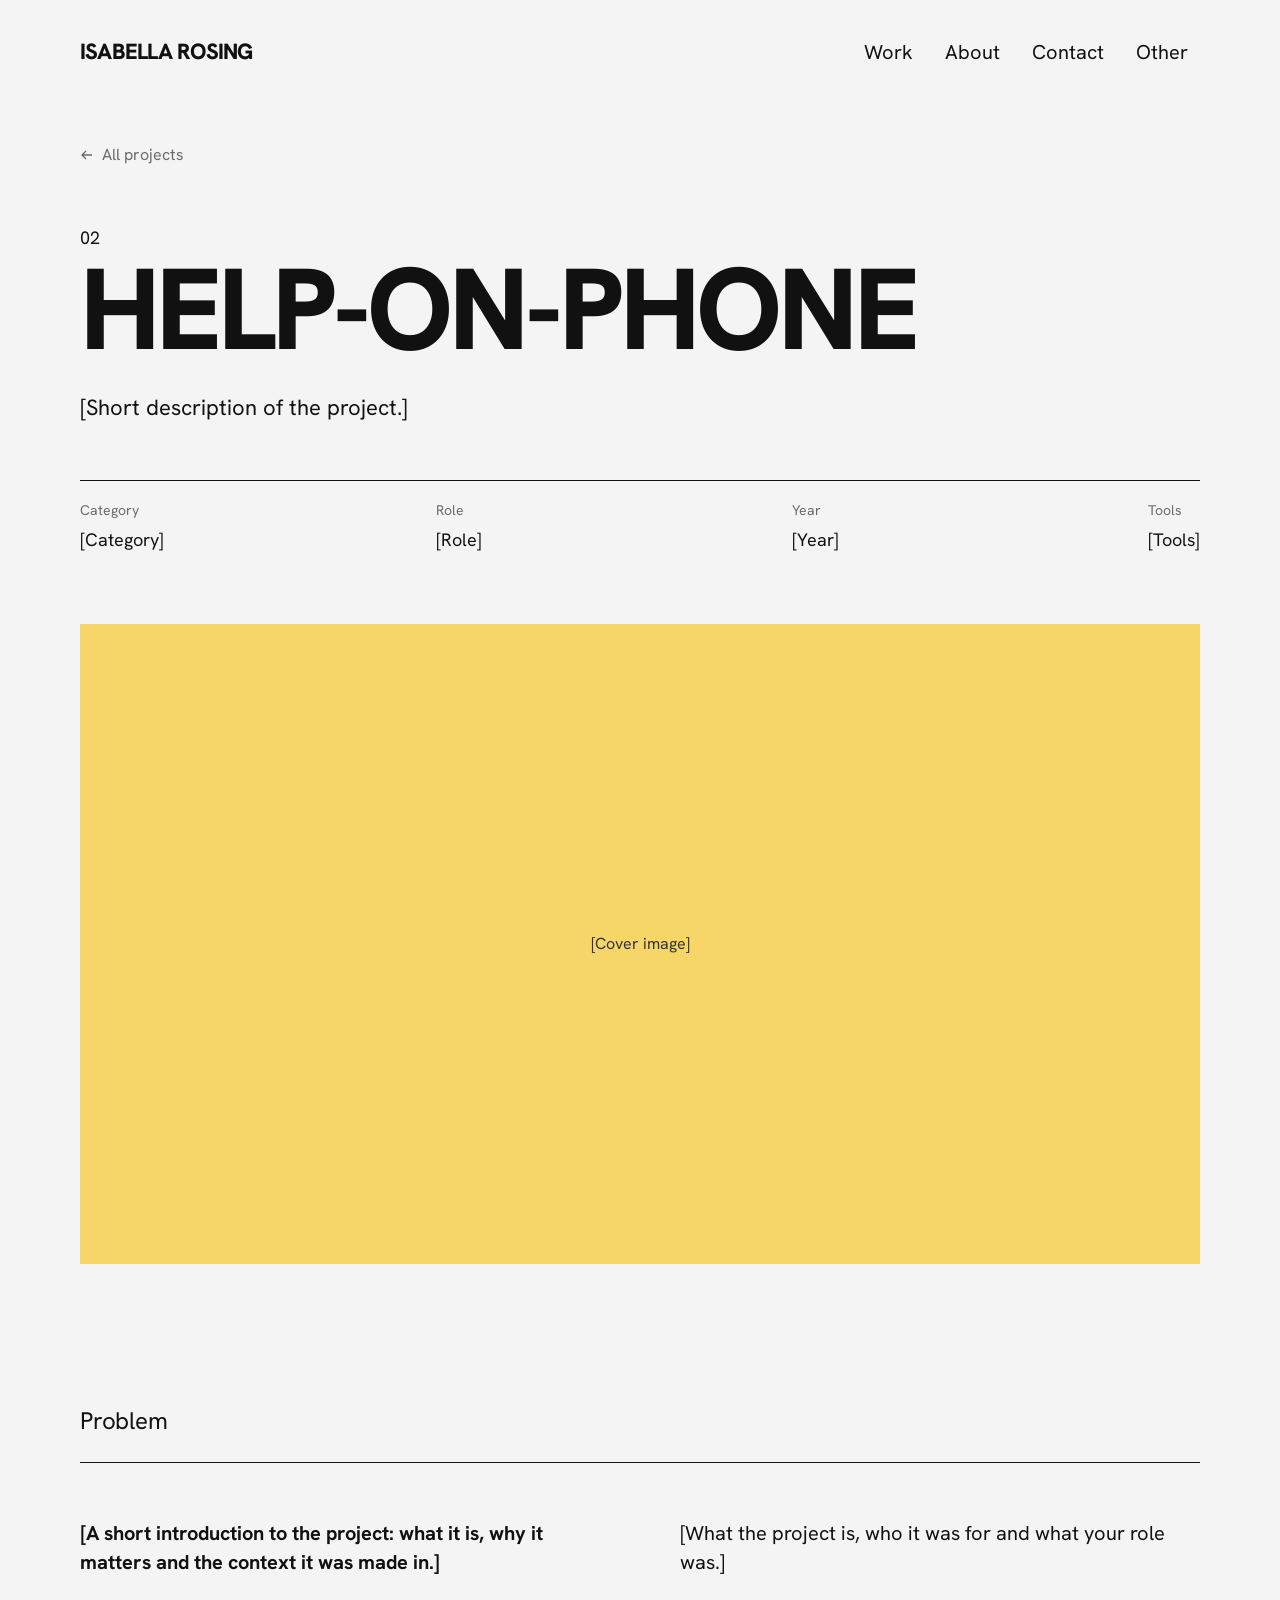
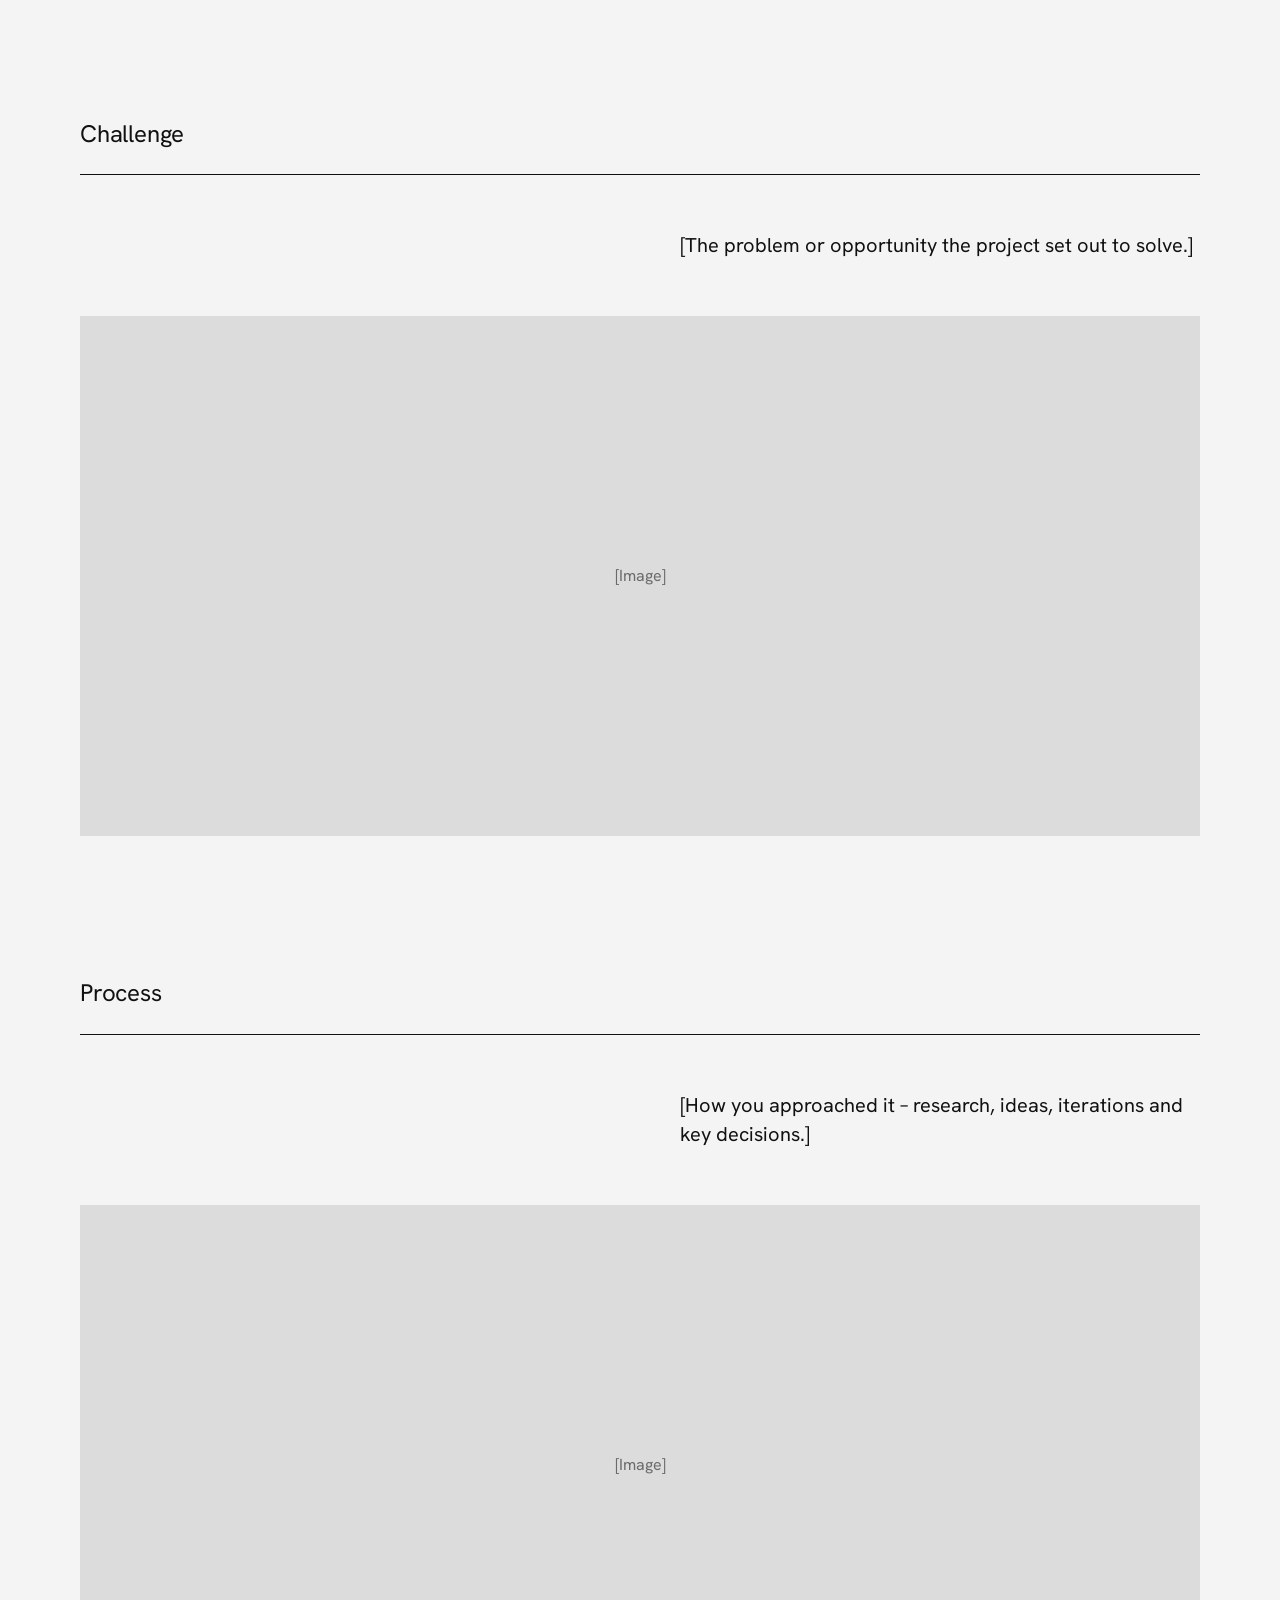
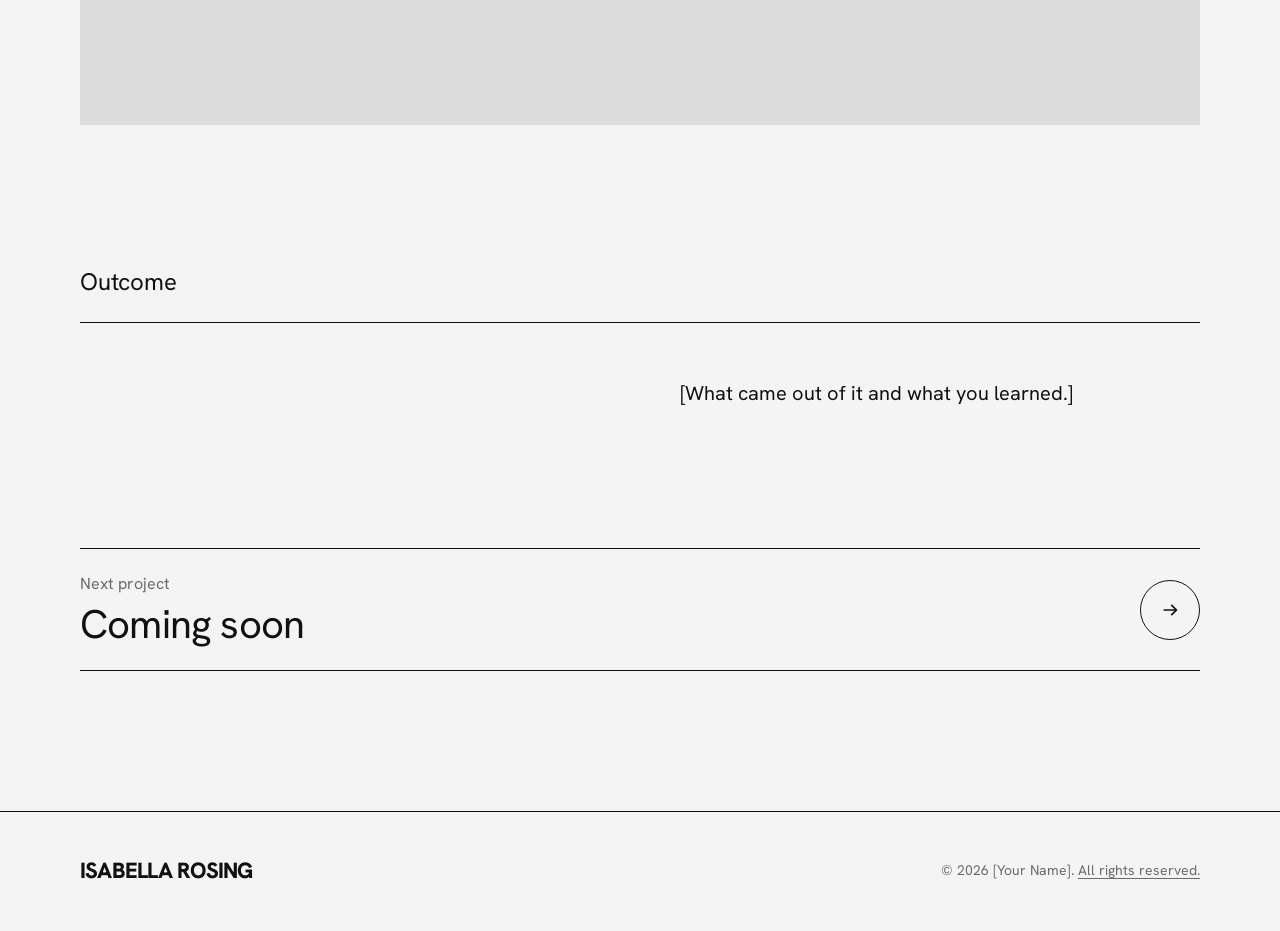
<file: help-on-phone.html>
<!DOCTYPE html>
<html lang="en">
<head>
<meta charset="utf-8">
<meta name="viewport" content="width=device-width, initial-scale=1">
<title>Portfolio – Help-on-phone</title>
<meta name="description" content="Help-on-phone – a project by Isabella Rosing.">
<link rel="preconnect" href="https://fonts.googleapis.com">
<link rel="preconnect" href="https://fonts.gstatic.com" crossorigin>
<link rel="stylesheet" href="https://fonts.googleapis.com/css2?family=Hanken+Grotesk:ital,wght@0,300;0,400;0,500;0,700;0,800;1,300;1,400&amp;display=swap">
<link rel="stylesheet" href="css/styles.css">
</head>
<body>
<a class="skip-link" href="#main">Skip to content</a>
<header class="site-header">
  <a class="wordmark" href="index.html">Isabella Rosing</a>
  <nav class="main-nav" aria-label="Main">
    <a href="index.html">Work</a>
    <a href="index.html#about">About</a>
    <a href="contact.html">Contact</a>
    <a href="#">Other</a>
  </nav>
</header>
<main id="main">
<section class="case-hero">
  <a class="case-back" href="index.html#projects"><svg width="14" height="14" viewBox="0 0 14 14" fill="none" stroke="currentColor" stroke-width="1.3" aria-hidden="true"><path d="M12 7H2M6 3L2 7l4 4"/></svg> All projects</a>
  <p class="case-hero__num">02</p>
  <h1 class="case-hero__title">Help-on-phone</h1>
  <p class="case-hero__lead">[Short description of the project.]</p>
  <dl class="case-meta">
    <div><dt>Category</dt><dd>[Category]</dd></div>
    <div><dt>Role</dt><dd>[Role]</dd></div>
    <div><dt>Year</dt><dd>[Year]</dd></div>
    <div><dt>Tools</dt><dd>[Tools]</dd></div>
  </dl>
</section>

<div class="case-cover case-cover--yellow placeholder">[Cover image]</div>

<section class="section case-section">
  <h2 class="section-title section-title--small">Problem</h2>
  <div class="two-col">
    <div class="about-text about-text--bold">
      <p>[A short introduction to the project: what it is, why it matters and the context it was made in.]</p>
    </div>
    <div class="about-text">
      <p>[What the project is, who it was for and what your role was.]</p>
    </div>
  </div>
</section>

<section class="section case-section">
  <h2 class="section-title section-title--small">Challenge</h2>
  <div class="two-col">
    <div></div>
    <div class="about-text">
      <p>[The problem or opportunity the project set out to solve.]</p>
    </div>
  </div>
  <div class="placeholder case-image">[Image]</div>
</section>

<section class="section case-section">
  <h2 class="section-title section-title--small">Process</h2>
  <div class="two-col">
    <div></div>
    <div class="about-text">
      <p>[How you approached it – research, ideas, iterations and key decisions.]</p>
    </div>
  </div>
  <div class="placeholder case-image">[Image]</div>
</section>

<section class="section case-section">
  <h2 class="section-title section-title--small">Outcome</h2>
  <div class="two-col">
    <div></div>
    <div class="about-text">
      <p>[What came out of it and what you learned.]</p>
    </div>
  </div>
</section>

<section class="section case-section">
  <a class="connect__link" href="coming-soon.html">
    <span class="connect__text">
      <span class="connect__handle">Next project</span>
      <span class="connect__label">Coming soon</span>
    </span>
    <span class="circle-btn" aria-hidden="true"><svg width="18" height="18" viewBox="0 0 14 14" fill="none" stroke="currentColor" stroke-width="1.3"><path d="M2 7h10M8 3l4 4-4 4"/></svg></span>
  </a>
</section>
</main>
<footer class="site-footer">
  <a class="wordmark" href="index.html">Isabella Rosing</a>
  <div class="copyright">© <span data-year>2026</span> [Your Name]. <a href="rights.html">All rights reserved.</a></div>
</footer>
<script src="js/main.js"></script>
</body>
</html>
</file>
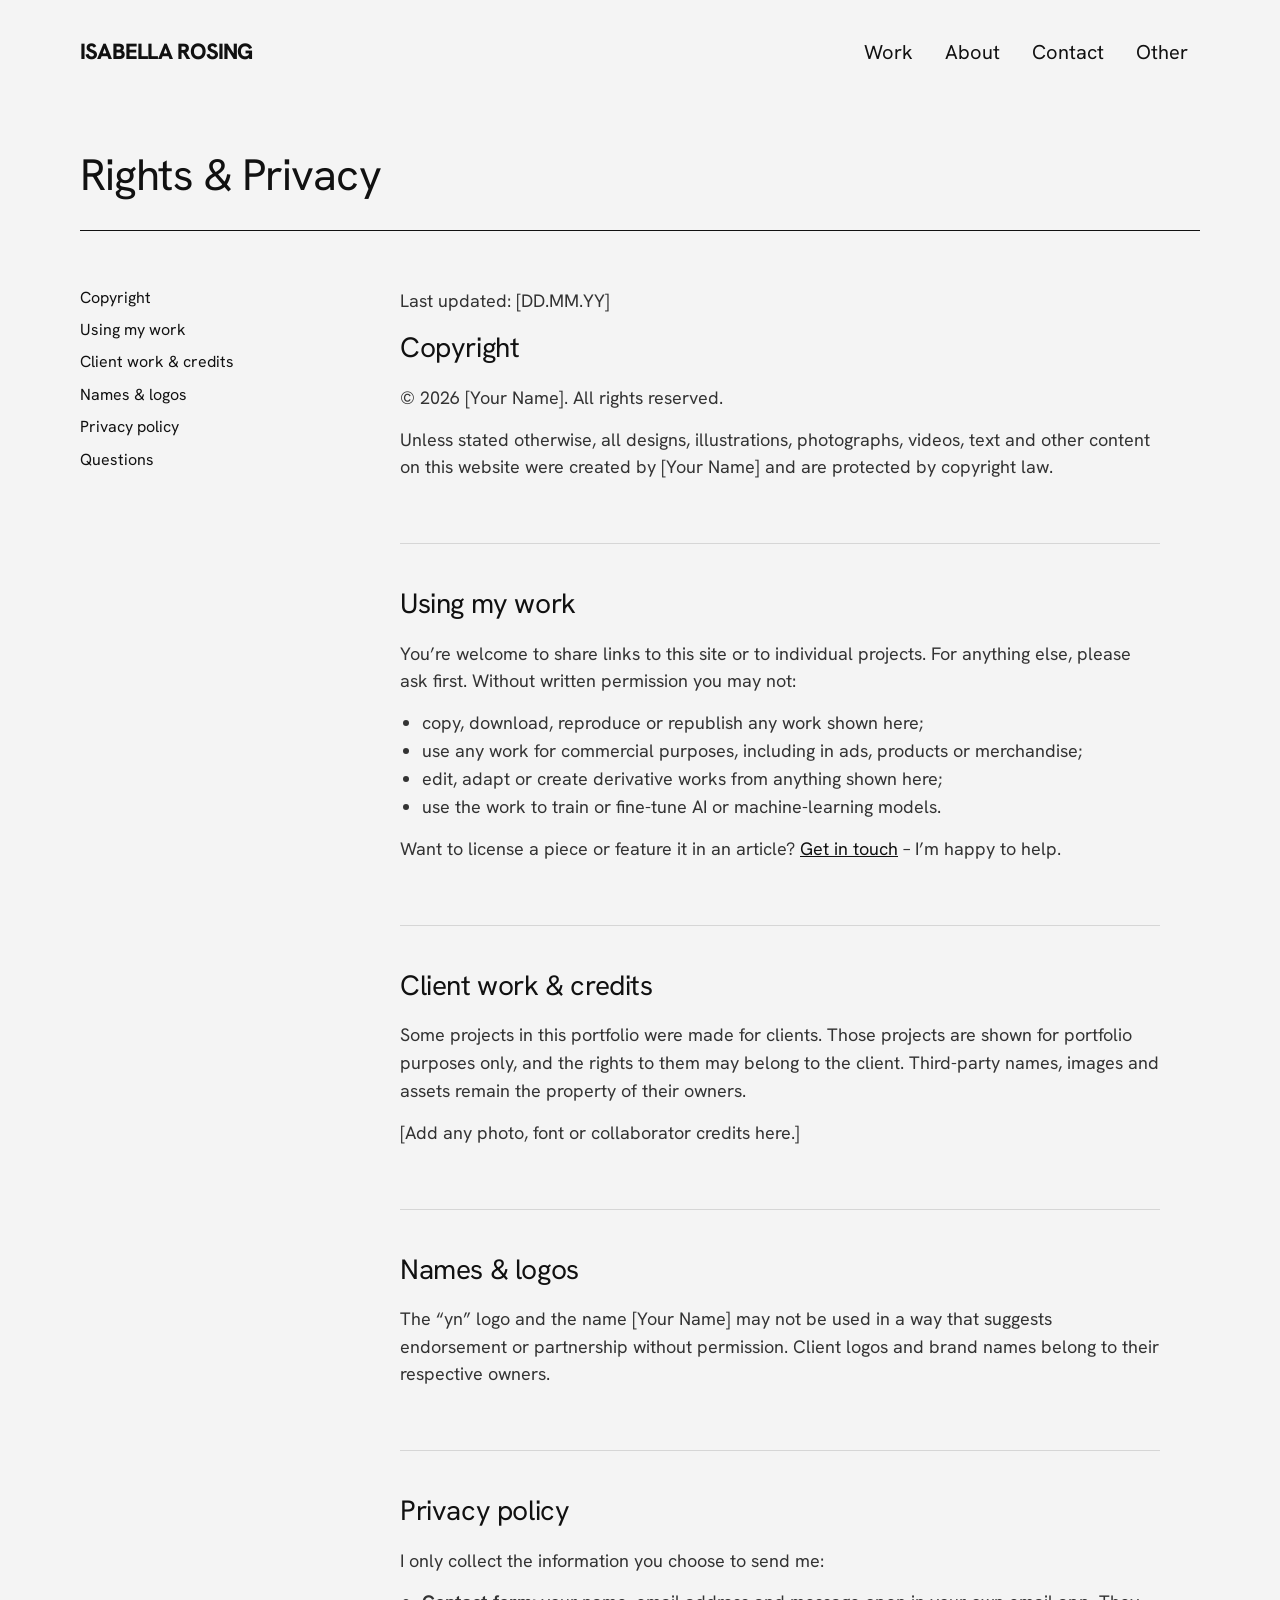
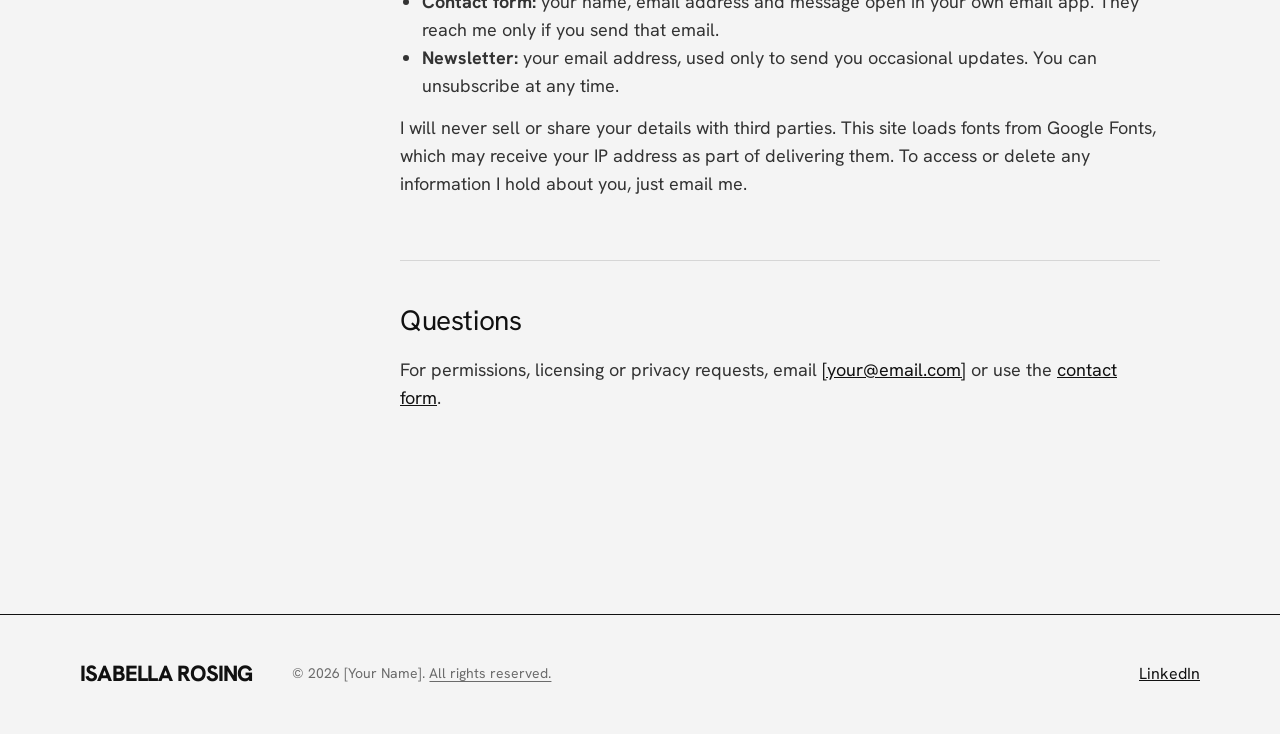
<file: rights.html>
<!DOCTYPE html>
<html lang="en">
<head>
<meta charset="utf-8">
<meta name="viewport" content="width=device-width, initial-scale=1">
<title>Portfolio – Rights & Privacy</title>
<meta name="description" content="Copyright, usage rights and privacy policy for the portfolio of [Your Name].">
<link rel="preconnect" href="https://fonts.googleapis.com">
<link rel="preconnect" href="https://fonts.gstatic.com" crossorigin>
<link rel="stylesheet" href="https://fonts.googleapis.com/css2?family=Hanken+Grotesk:ital,wght@0,300;0,400;0,500;0,800;1,300;1,400&amp;display=swap">
<link rel="stylesheet" href="css/styles.css">
</head>
<body>
<a class="skip-link" href="#main">Skip to content</a>
<header class="site-header">
  <a class="wordmark" href="index.html">Isabella Rosing</a>
  <nav class="main-nav" aria-label="Main">
    <a href="index.html">Work</a>
    <a href="index.html#about">About</a>
    <a href="contact.html">Contact</a>
    <a href="#">Other</a>
  </nav>
</header>
<main id="main">
<section class="legal">
  <h1>Rights &amp; Privacy</h1>
  <div class="legal__layout">
    <nav class="legal__toc" aria-label="On this page">
      <a href="#copyright">Copyright</a>
      <a href="#using-my-work">Using my work</a>
      <a href="#client-work">Client work &amp; credits</a>
      <a href="#trademarks">Names &amp; logos</a>
      <a href="#privacy">Privacy policy</a>
      <a href="#contact">Questions</a>
    </nav>
    <div class="legal__body">
      <p class="legal__updated">Last updated: [DD.MM.YY]</p>

      <section id="copyright">
        <h2>Copyright</h2>
        <p>© <span data-year>2026</span> [Your Name]. All rights reserved.</p>
        <p>Unless stated otherwise, all designs, illustrations, photographs, videos, text and other content on this website were created by [Your Name] and are protected by copyright law.</p>
      </section>

      <section id="using-my-work">
        <h2>Using my work</h2>
        <p>You’re welcome to share links to this site or to individual projects. For anything else, please ask first. Without written permission you may not:</p>
        <ul>
          <li>copy, download, reproduce or republish any work shown here;</li>
          <li>use any work for commercial purposes, including in ads, products or merchandise;</li>
          <li>edit, adapt or create derivative works from anything shown here;</li>
          <li>use the work to train or fine-tune AI or machine-learning models.</li>
        </ul>
        <p>Want to license a piece or feature it in an article? <a href="contact.html">Get in touch</a> – I’m happy to help.</p>
      </section>

      <section id="client-work">
        <h2>Client work &amp; credits</h2>
        <p>Some projects in this portfolio were made for clients. Those projects are shown for portfolio purposes only, and the rights to them may belong to the client. Third-party names, images and assets remain the property of their owners.</p>
        <p>[Add any photo, font or collaborator credits here.]</p>
      </section>

      <section id="trademarks">
        <h2>Names &amp; logos</h2>
        <p>The “yn” logo and the name [Your Name] may not be used in a way that suggests endorsement or partnership without permission. Client logos and brand names belong to their respective owners.</p>
      </section>

      <section id="privacy">
        <h2>Privacy policy</h2>
        <p>I only collect the information you choose to send me:</p>
        <ul>
          <li><strong>Contact form:</strong> your name, email address and message open in your own email app. They reach me only if you send that email.</li>
          <li><strong>Newsletter:</strong> your email address, used only to send you occasional updates. You can unsubscribe at any time.</li>
        </ul>
        <p>I will never sell or share your details with third parties. This site loads fonts from Google Fonts, which may receive your IP address as part of delivering them. To access or delete any information I hold about you, just email me.</p>
      </section>

      <section id="contact">
        <h2>Questions</h2>
        <p>For permissions, licensing or privacy requests, email <a href="mailto:hello@example.com">[your@email.com]</a> or use the <a href="contact.html">contact form</a>.</p>
      </section>
    </div>
  </div>
</section>
</main>
<footer class="site-footer">
  <a class="wordmark" href="index.html">Isabella Rosing</a>
  <div class="copyright">© <span data-year>2026</span> [Your Name]. <a href="rights.html">All rights reserved.</a></div>
  <nav class="social" aria-label="Social">
    <a href="https://www.linkedin.com/in/irosing/" target="_blank" rel="noopener noreferrer">LinkedIn</a>
  </nav>
</footer>
<script src="js/main.js"></script>
</body>
</html>
</file>
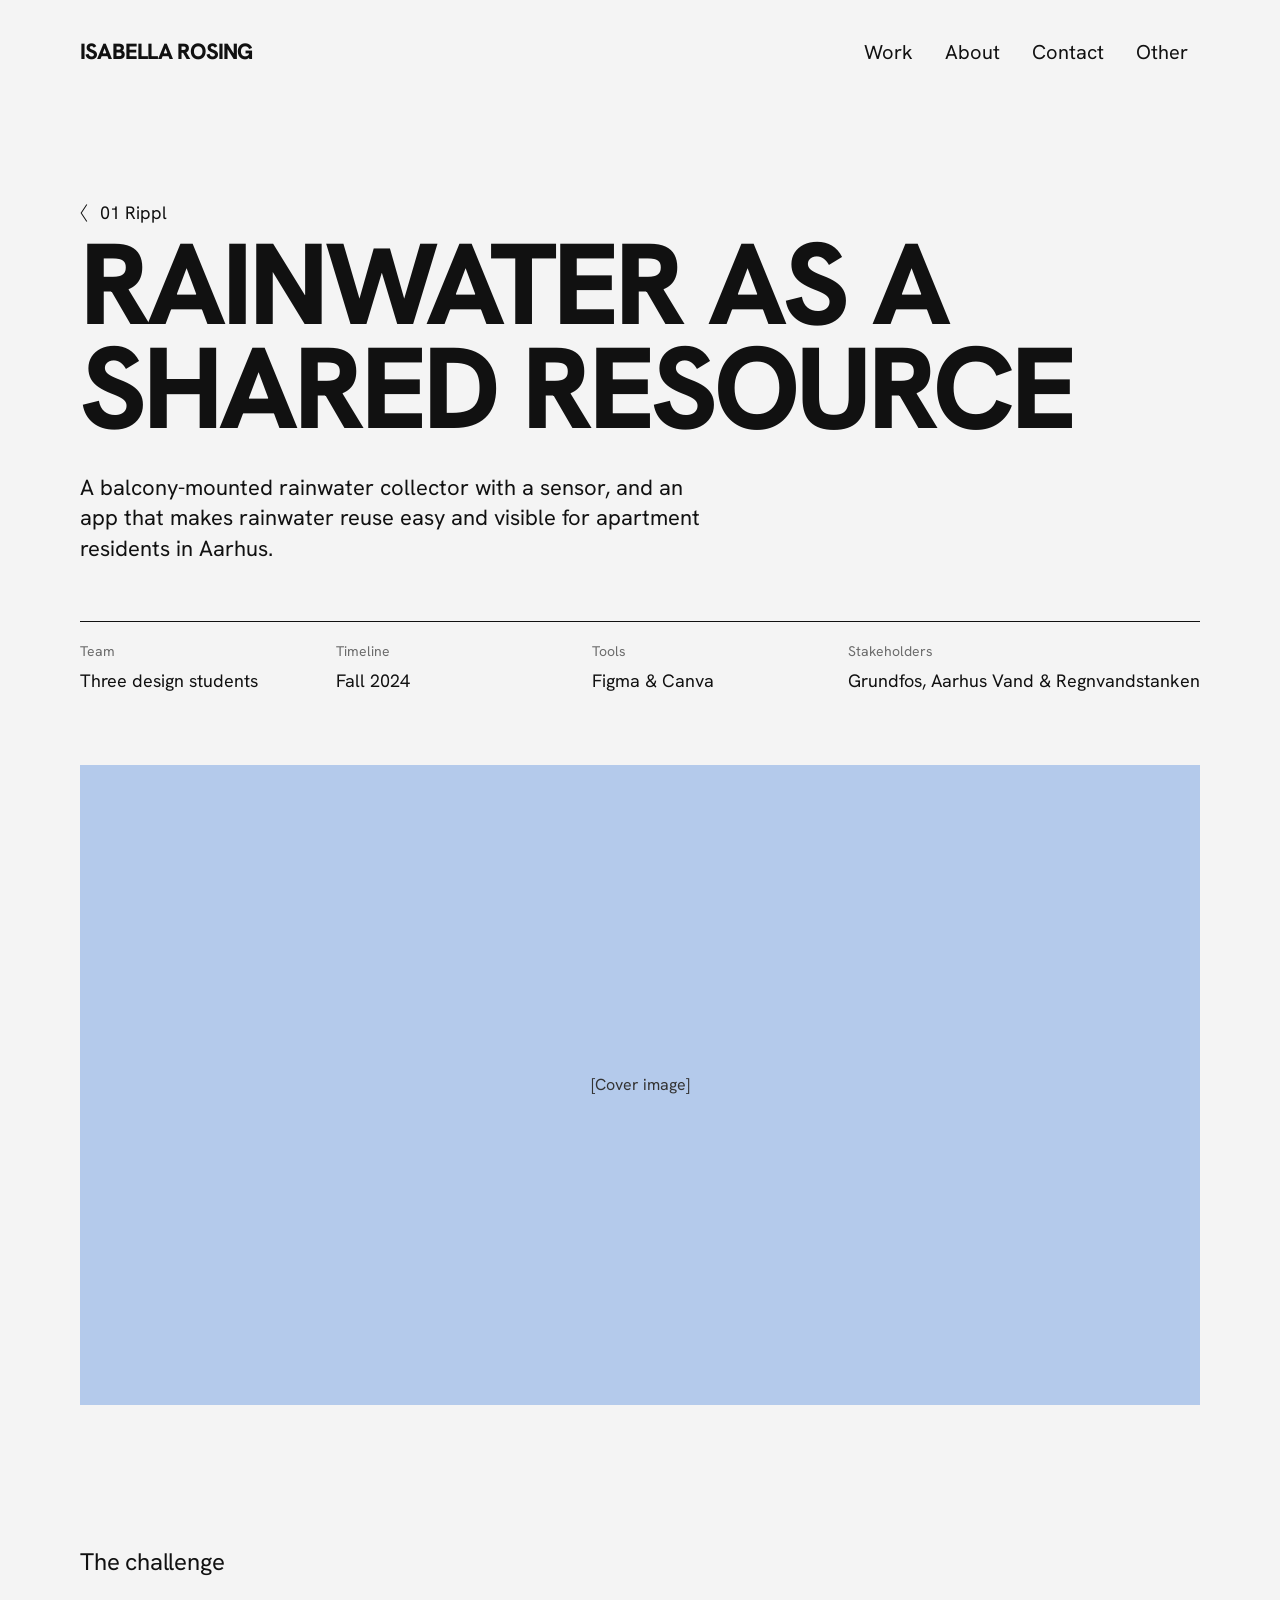
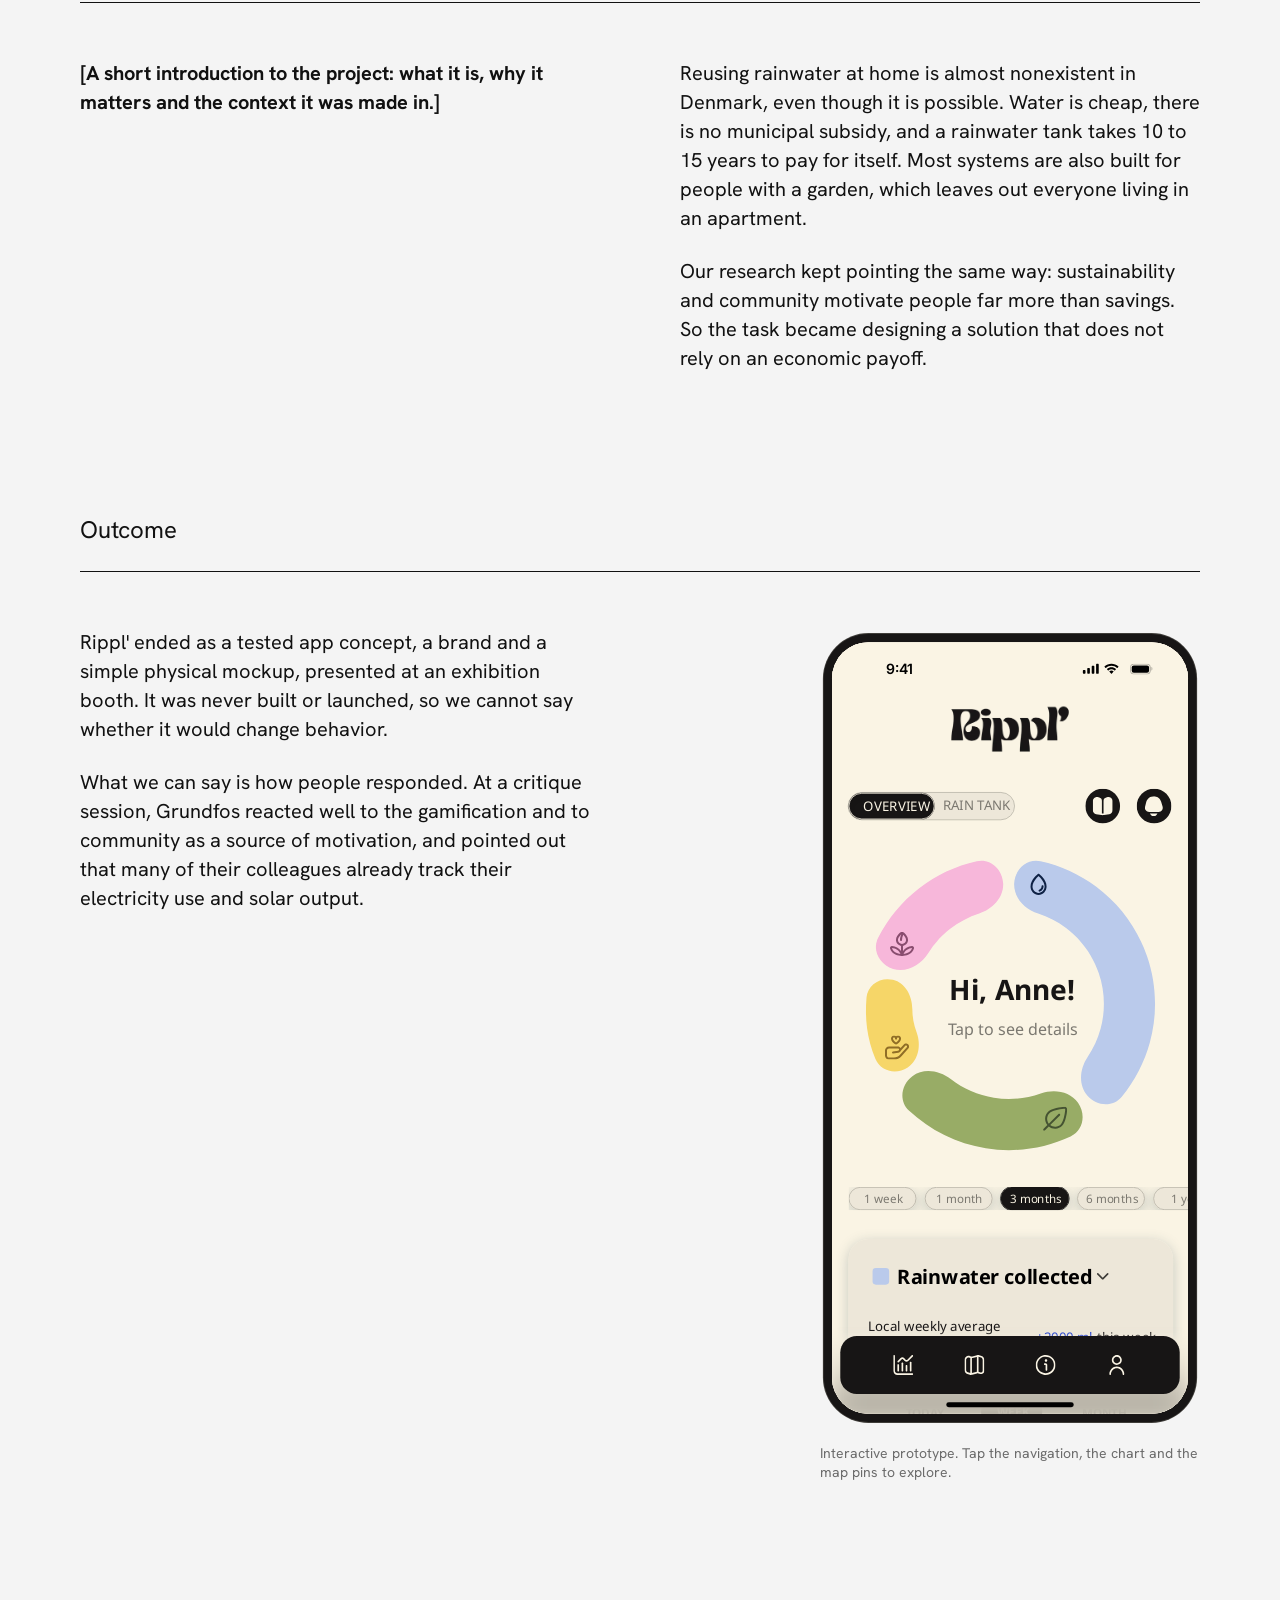
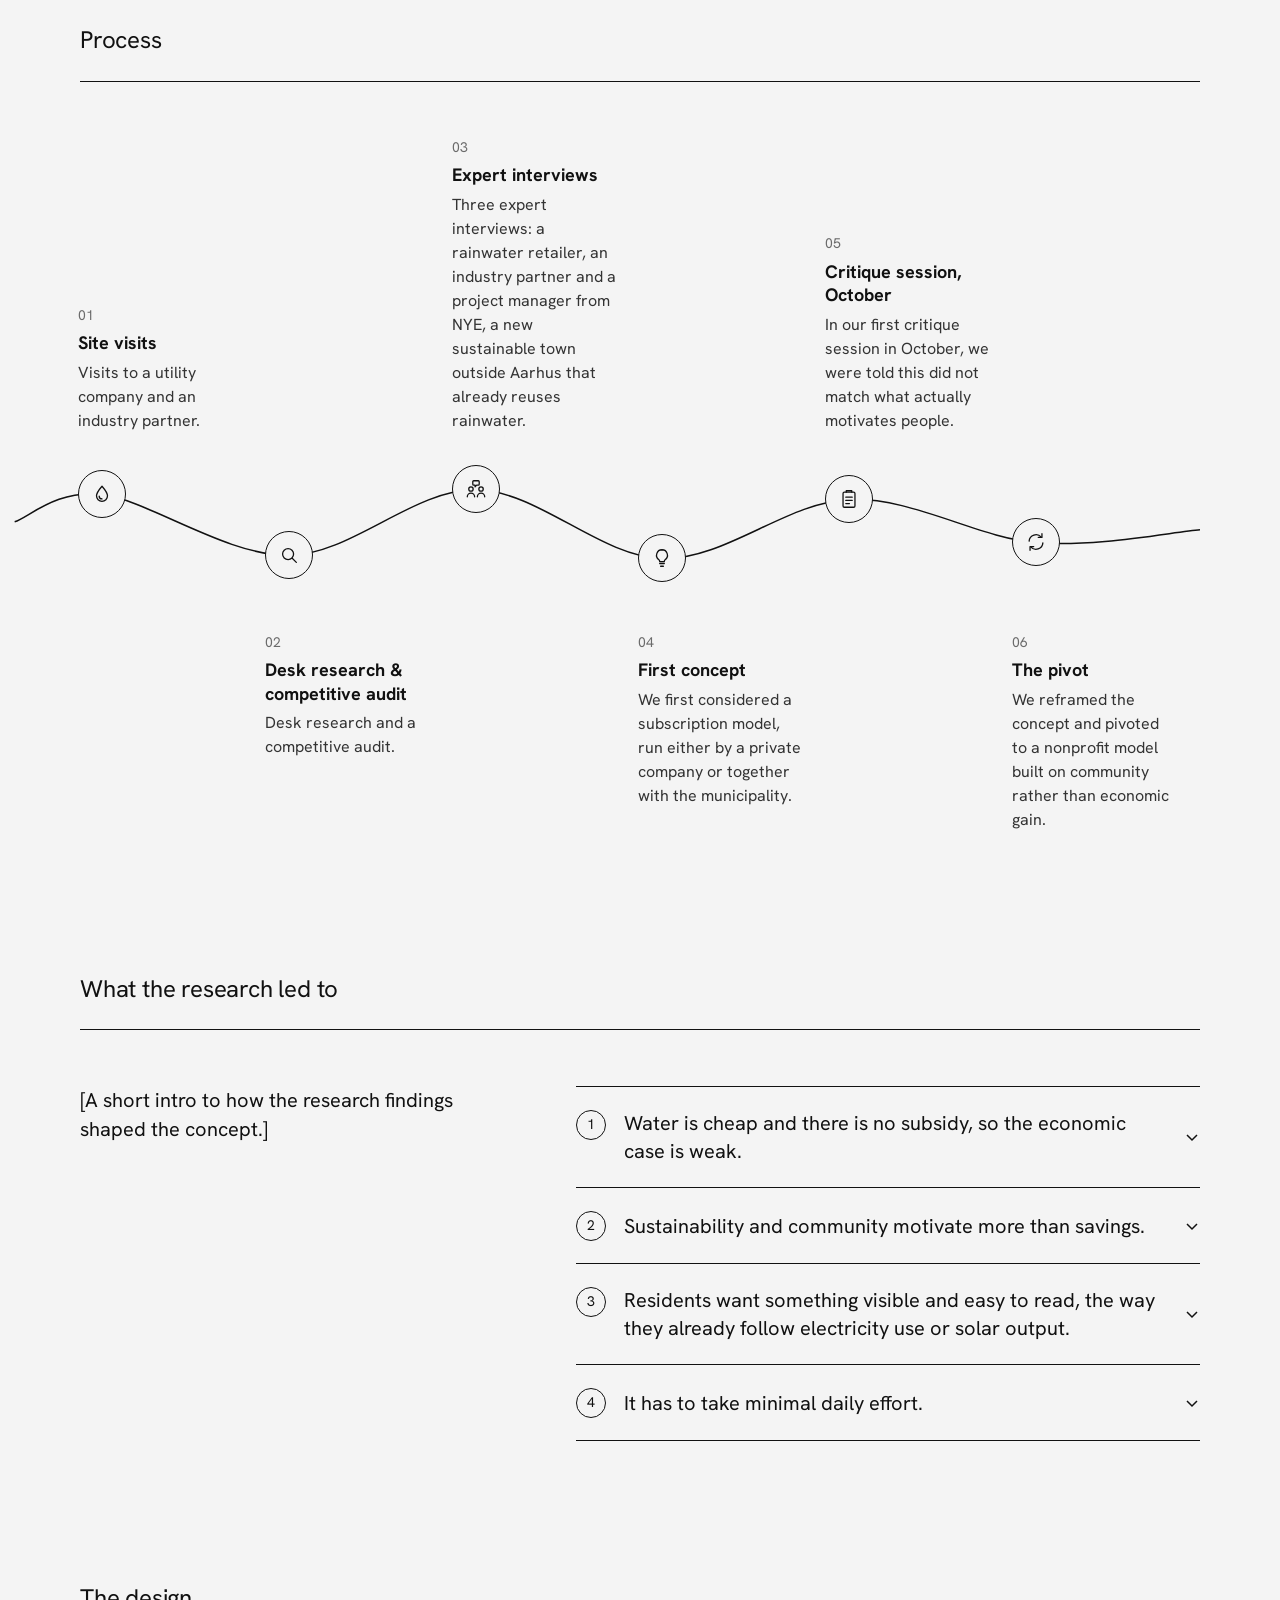
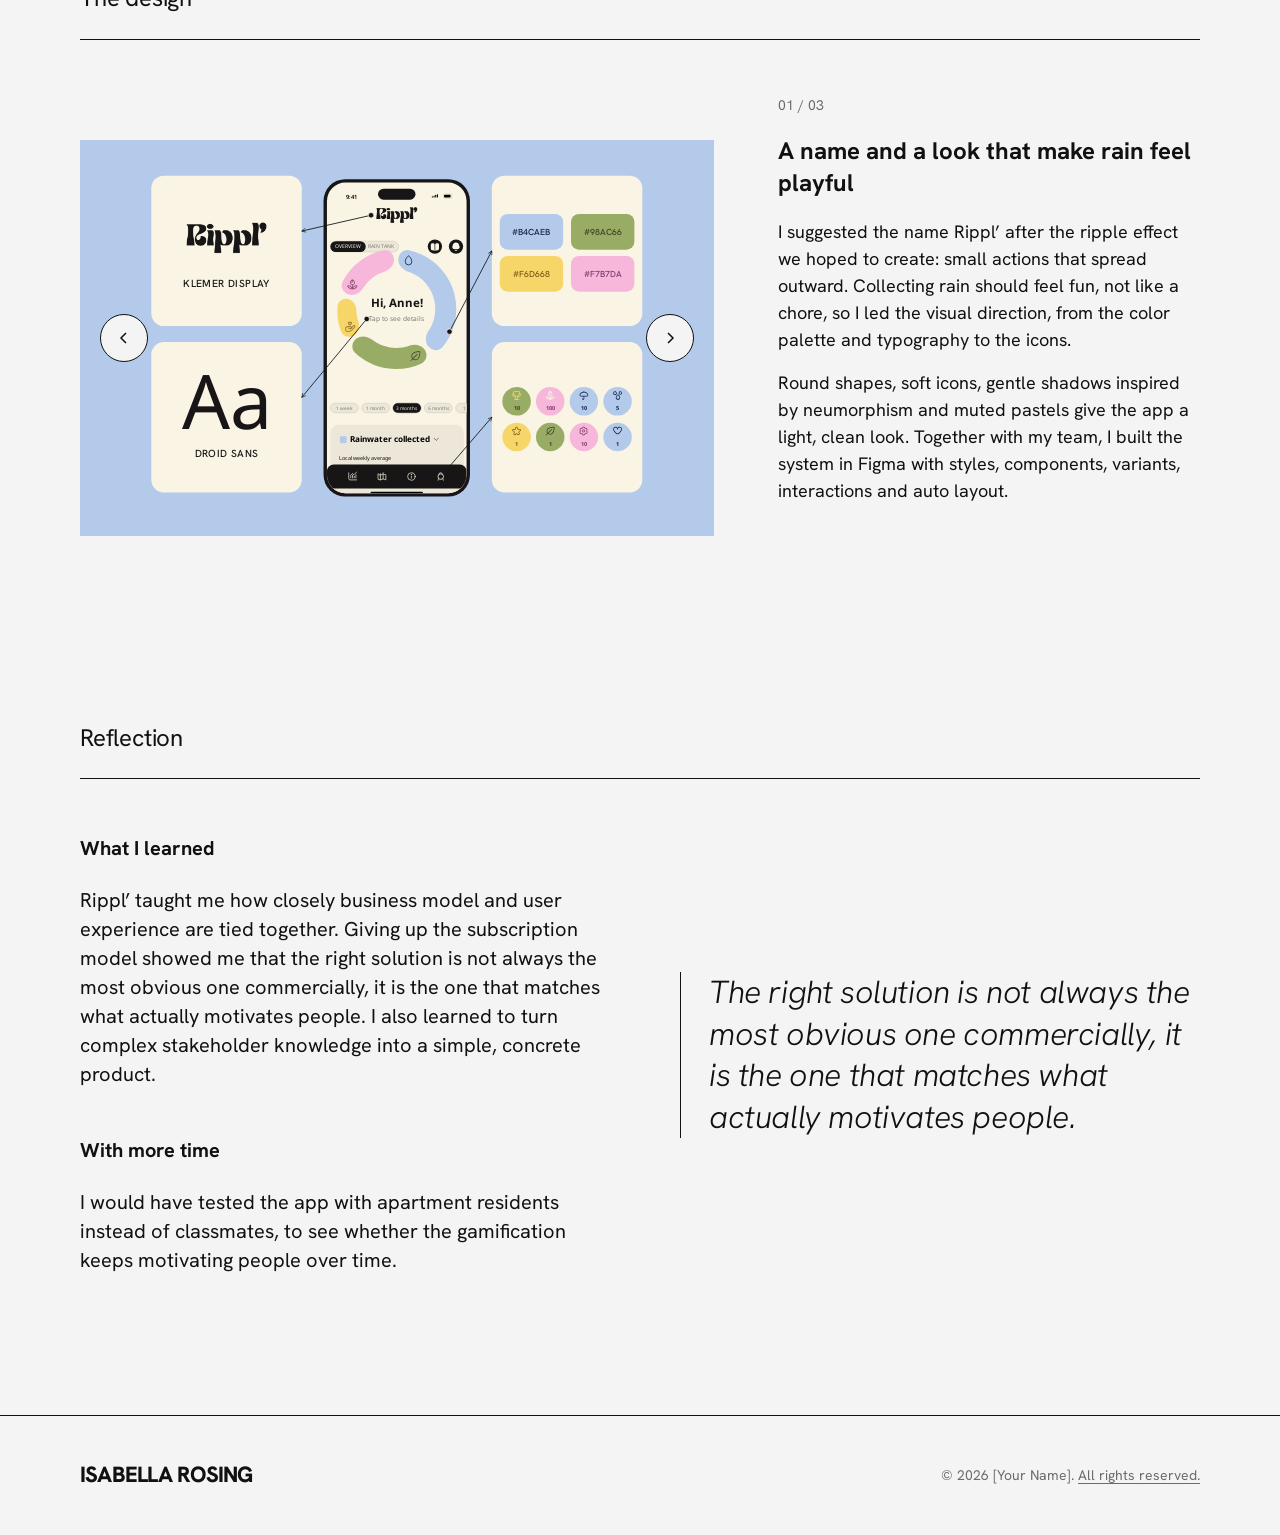
<file: rippl.html>
<!DOCTYPE html>
<html lang="en">
<head>
<meta charset="utf-8">
<meta name="viewport" content="width=device-width, initial-scale=1">
<title>Portfolio – Rippl</title>
<meta name="description" content="Rippl – a strategic design case study on sustainable water futures.">
<link rel="preconnect" href="https://fonts.googleapis.com">
<link rel="preconnect" href="https://fonts.gstatic.com" crossorigin>
<link rel="stylesheet" href="https://fonts.googleapis.com/css2?family=Hanken+Grotesk:ital,wght@0,300;0,400;0,500;0,700;0,800;1,300;1,400&amp;family=Noto+Sans:wght@400;600;700&amp;display=swap">
<link rel="stylesheet" href="css/styles.css">
</head>
<body>
<a class="skip-link" href="#main">Skip to content</a>
<header class="site-header">
  <a class="wordmark" href="index.html">Isabella Rosing</a>
  <nav class="main-nav" aria-label="Main">
    <a href="index.html">Work</a>
    <a href="index.html#about">About</a>
    <a href="contact.html">Contact</a>
    <a href="#">Other</a>
  </nav>
</header>
<main id="main">
<section class="case-hero">
  <p class="case-hero__num"><a class="case-hero__back" href="index.html" tabindex="-1" aria-hidden="true"><svg width="8" height="18" viewBox="4 0 7 16" fill="none" stroke="currentColor" stroke-width="0.9"><path d="M10 0.5L5 8l5 7.5"/></svg></a><span>01 Rippl</span></p>
  <h1 class="case-hero__title"><a class="case-hero__link" href="index.html">Rainwater as a Shared Resource<span class="visually-hidden"> – back to the front page</span></a></h1>
  <p class="case-hero__lead">A balcony-mounted rainwater collector with a sensor, and an app that makes rainwater reuse easy and visible for apartment residents in Aarhus.</p>
  <dl class="case-meta">
    <div><dt>Team</dt><dd>Three design students</dd></div>
    <div><dt>Timeline</dt><dd>Fall 2024</dd></div>
    <div><dt>Tools</dt><dd>Figma &amp; Canva</dd></div>
    <div><dt>Stakeholders</dt><dd>Grundfos, Aarhus Vand &amp; Regnvandstanken</dd></div>
  </dl>
</section>

<div class="case-cover case-cover--blue placeholder">[Cover image]</div>

<section class="section case-section">
  <h2 class="section-title section-title--small">The challenge</h2>
  <div class="two-col">
    <div class="about-text about-text--bold">
      <p>[A short introduction to the project: what it is, why it matters and the context it was made in.]</p>
    </div>
    <div class="about-text">
      <p>Reusing rainwater at home is almost nonexistent in Denmark, even though it is possible. Water is cheap, there is no municipal subsidy, and a rainwater tank takes 10 to 15 years to pay for itself. Most systems are also built for people with a garden, which leaves out everyone living in an apartment.</p>
      <p>Our research kept pointing the same way: sustainability and community motivate people far more than savings. So the task became designing a solution that does not rely on an economic payoff.</p>
    </div>
  </div>
</section>

<section class="section case-section">
  <h2 class="section-title section-title--small">Outcome</h2>
  <div class="two-col">
    <div class="about-text">
      <p>Rippl' ended as a tested app concept, a brand and a simple physical mockup, presented at an exhibition booth. It was never built or launched, so we cannot say whether it would change behavior.</p>
      <p>What we can say is how people responded. At a critique session, Grundfos reacted well to the gamification and to community as a source of motivation, and pointed out that many of their colleagues already track their electricity use and solar output.</p>
    </div>
    <figure class="case-prototype">
      <iframe src="prototypes/rippl/index.html" title="Rippl' interactive prototype" loading="lazy"></iframe>
      <figcaption>Interactive prototype. Tap the navigation, the chart and the map pins to explore.</figcaption>
    </figure>
  </div>
</section>

<section class="section case-section">
  <h2 class="section-title section-title--small">Process</h2>
  <div class="timeline">
    <svg class="timeline__line" viewBox="0 0 1200 200" preserveAspectRatio="none" aria-hidden="true"><path d="M-70.0 86.0 C-54.3 80.3 -25.0 45.0 24.0 52.0 C73.0 59.0 157.3 129.0 224.0 128.0 C290.7 127.0 357.3 45.3 424.0 46.0 C490.7 46.7 557.3 130.0 624.0 132.0 C690.7 134.0 757.3 61.3 824.0 58.0 C890.7 54.7 961.3 105.7 1024.0 112.0 C1086.7 118.3 1170.7 98.7 1200.0 96.0"/></svg>
    <ol class="timeline__steps" role="list">
      <li class="timeline__step timeline__step--up" style="--col: 1; --y: 0.260">
        <div class="timeline__text">
          <span class="timeline__num">01</span>
          <h3 class="timeline__title">Site visits</h3>
          <p>Visits to a utility company and an industry partner.</p>
        </div>
        <span class="timeline__dot" aria-hidden="true"><svg width="22" height="22" viewBox="0 0 24 24" fill="none" stroke="currentColor" stroke-width="1.4" stroke-linecap="round" stroke-linejoin="round"><path d="M12 3.5c-3.3 3.8-6 7.2-6 10.5a6 6 0 0 0 12 0c0-3.3-2.7-6.7-6-10.5z"/><path d="M8.9 14.3a3.2 3.2 0 0 0 3.1 3.1"/></svg></span>
      </li>
      <li class="timeline__step timeline__step--down" style="--col: 2; --y: 0.640">
        <div class="timeline__text">
          <span class="timeline__num">02</span>
          <h3 class="timeline__title">Desk research &amp; competitive audit</h3>
          <p>Desk research and a competitive audit.</p>
        </div>
        <span class="timeline__dot" aria-hidden="true"><svg width="22" height="22" viewBox="0 0 24 24" fill="none" stroke="currentColor" stroke-width="1.4" stroke-linecap="round" stroke-linejoin="round"><circle cx="11" cy="11" r="6"/><path d="M20 20l-4.5-4.5"/></svg></span>
      </li>
      <li class="timeline__step timeline__step--up" style="--col: 3; --y: 0.230">
        <div class="timeline__text">
          <span class="timeline__num">03</span>
          <h3 class="timeline__title">Expert interviews</h3>
          <p>Three expert interviews: a rainwater retailer, an industry partner and a project manager from NYE, a new sustainable town outside Aarhus that already reuses rainwater.</p>
        </div>
        <span class="timeline__dot" aria-hidden="true"><svg width="22" height="22" viewBox="0 0 24 24" fill="none" stroke="currentColor" stroke-width="1.4" stroke-linecap="round" stroke-linejoin="round"><circle cx="6.5" cy="12" r="2.4"/><path d="M2.5 20.5a4 4 0 0 1 8 0"/><circle cx="17.5" cy="12" r="2.4"/><path d="M13.5 20.5a4 4 0 0 1 8 0"/><path d="M9.5 3h5a1 1 0 0 1 1 1v2.8a1 1 0 0 1-1 1h-1.8L11 9.5V7.8H9.5a1 1 0 0 1-1-1V4a1 1 0 0 1 1-1z"/></svg></span>
      </li>
      <li class="timeline__step timeline__step--down" style="--col: 4; --y: 0.660">
        <div class="timeline__text">
          <span class="timeline__num">04</span>
          <h3 class="timeline__title">First concept</h3>
          <p>We first considered a subscription model, run either by a private company or together with the municipality.</p>
        </div>
        <span class="timeline__dot" aria-hidden="true"><svg width="22" height="22" viewBox="0 0 24 24" fill="none" stroke="currentColor" stroke-width="1.4" stroke-linecap="round" stroke-linejoin="round"><path d="M9.5 18h5M10.5 21h3"/><path d="M12 3a6 6 0 0 0-3.4 10.9c.6.5.9 1.1.9 1.9V16h5v-.2c0-.8.3-1.4.9-1.9A6 6 0 0 0 12 3z"/></svg></span>
      </li>
      <li class="timeline__step timeline__step--up" style="--col: 5; --y: 0.290">
        <div class="timeline__text">
          <span class="timeline__num">05</span>
          <h3 class="timeline__title">Critique session, October</h3>
          <p>In our first critique session in October, we were told this did not match what actually motivates people.</p>
        </div>
        <span class="timeline__dot" aria-hidden="true"><svg width="22" height="22" viewBox="0 0 24 24" fill="none" stroke="currentColor" stroke-width="1.4" stroke-linecap="round" stroke-linejoin="round"><rect x="5.5" y="4.5" width="13" height="16.5" rx="1.5"/><path d="M9 4.5V3h6v1.5M8.5 10h7M8.5 13.5h7M8.5 17h4"/></svg></span>
      </li>
      <li class="timeline__step timeline__step--down timeline__step--key" style="--col: 6; --y: 0.560">
        <div class="timeline__text">
          <span class="timeline__num">06</span>
          <h3 class="timeline__title">The pivot</h3>
          <p>We reframed the concept and pivoted to a nonprofit model built on community rather than economic gain.</p>
        </div>
        <span class="timeline__dot" aria-hidden="true"><svg width="22" height="22" viewBox="0 0 24 24" fill="none" stroke="currentColor" stroke-width="1.4" stroke-linecap="round" stroke-linejoin="round"><path d="M4.5 11a7.5 7.5 0 0 1 13.2-4.3"/><path d="M18.5 3v4h-4"/><path d="M19.5 13a7.5 7.5 0 0 1-13.2 4.3"/><path d="M5.5 21v-4h4"/></svg></span>
      </li>
    </ol>
  </div>
</section>

<section class="section case-section">
  <h2 class="section-title section-title--small">What the research led to</h2>
  <div class="two-col two-col--wide-right">
    <div class="about-text">
      <p>[A short intro to how the research findings shaped the concept.]</p>
    </div>
    <div class="services">
      <div class="service">
        <button class="service__toggle" type="button" aria-expanded="false" aria-controls="research-1">
          <span class="service__num">1</span>
          <span class="service__title">Water is cheap and there is no subsidy, so the economic case is weak.</span>
          <svg width="16" height="16" viewBox="0 0 16 16" fill="none" stroke="currentColor" stroke-width="1.5" aria-hidden="true" class="service__chevron"><path d="M3 6l5 5 5-5"/></svg>
        </button>
        <p class="service__body" id="research-1" hidden>A low entry fee, with funds and sponsorships as possible ways to cover the rest, rather than profit.</p>
      </div>
      <div class="service">
        <button class="service__toggle" type="button" aria-expanded="false" aria-controls="research-2">
          <span class="service__num">2</span>
          <span class="service__title">Sustainability and community motivate more than savings.</span>
          <svg width="16" height="16" viewBox="0 0 16 16" fill="none" stroke="currentColor" stroke-width="1.5" aria-hidden="true" class="service__chevron"><path d="M3 6l5 5 5-5"/></svg>
        </button>
        <p class="service__body" id="research-2" hidden>A community layer where users share photos and help decide which flowers get planted, plus a gamification element that turns collected water into contributions to local biodiversity.</p>
      </div>
      <div class="service">
        <button class="service__toggle" type="button" aria-expanded="false" aria-controls="research-3">
          <span class="service__num">3</span>
          <span class="service__title">Residents want something visible and easy to read, the way they already follow electricity use or solar output.</span>
          <svg width="16" height="16" viewBox="0 0 16 16" fill="none" stroke="currentColor" stroke-width="1.5" aria-hidden="true" class="service__chevron"><path d="M3 6l5 5 5-5"/></svg>
        </button>
        <p class="service__body" id="research-3" hidden>An app overview of collected rainwater, compared with the community over flexible time periods.</p>
      </div>
      <div class="service">
        <button class="service__toggle" type="button" aria-expanded="false" aria-controls="research-4">
          <span class="service__num">4</span>
          <span class="service__title">It has to take minimal daily effort.</span>
          <svg width="16" height="16" viewBox="0 0 16 16" fill="none" stroke="currentColor" stroke-width="1.5" aria-hidden="true" class="service__chevron"><path d="M3 6l5 5 5-5"/></svg>
        </button>
        <p class="service__body" id="research-4" hidden>A balcony collector with a sensor that tracks automatically, so nothing needs logging by hand.</p>
      </div>
    </div>
  </div>
</section>

<section class="section case-section">
  <h2 class="section-title section-title--small">The design</h2>
  <div class="carousel" data-carousel role="region" aria-roledescription="carousel" aria-label="The design">
    <div class="carousel__stage">
      <div class="carousel__media" aria-hidden="true">
        <svg class="carousel__image carousel__image--brand is-active" data-slide viewBox="0 0 1600 1000" xmlns="http://www.w3.org/2000/svg">
          <defs>
            <clipPath id="brand-screen"><rect x="10" y="10" width="410" height="912" rx="54"/></clipPath>
            <marker id="brand-arrow" viewBox="0 0 12 12" refX="11" refY="6" markerWidth="12" markerHeight="12" markerUnits="userSpaceOnUse" orient="auto"><path d="M1 1l10 5-10 5" fill="none" stroke="#171515" stroke-width="1.6"/></marker>
          </defs>
          <rect width="1600" height="1000" fill="#b4caeb"/>
          
  <rect x="180" y="90" width="380" height="380" rx="32" fill="#faf4e4"/>
  <image href="images/rippl/rippl-logo.webp" x="245" y="190" width="250" height="118.6"/>
  <text x="370" y="370" text-anchor="middle" font-family="'Hanken Grotesk', sans-serif" font-size="26" font-weight="500" letter-spacing="1" fill="#171515">KLEMER DISPLAY</text>
  <rect x="180" y="510" width="380" height="380" rx="32" fill="#faf4e4"/>
  <text x="370" y="730" text-anchor="middle" font-family="'Noto Sans', 'Droid Sans', sans-serif" font-size="190" fill="#171515">Aa</text>
  <text x="370" y="800" text-anchor="middle" font-family="'Hanken Grotesk', sans-serif" font-size="26" font-weight="500" letter-spacing="1" fill="#171515">DROID SANS</text>
  <rect x="1040" y="90" width="380" height="380" rx="32" fill="#faf4e4"/><rect x="1060" y="187" width="160" height="90" rx="20" fill="#b4caeb"/><text x="1140" y="240" text-anchor="middle" font-family="'Hanken Grotesk', sans-serif" font-size="22" font-weight="500" fill="#0f2245">#B4CAEB</text><rect x="1240" y="187" width="160" height="90" rx="20" fill="#98ac66"/><text x="1320" y="240" text-anchor="middle" font-family="'Hanken Grotesk', sans-serif" font-size="22" font-weight="500" fill="#3c401f">#98AC66</text><rect x="1060" y="293" width="160" height="90" rx="20" fill="#f6d668"/><text x="1140" y="346" text-anchor="middle" font-family="'Hanken Grotesk', sans-serif" font-size="22" font-weight="500" fill="#7b5917">#F6D668</text><rect x="1240" y="293" width="160" height="90" rx="20" fill="#f7b7da"/><text x="1320" y="346" text-anchor="middle" font-family="'Hanken Grotesk', sans-serif" font-size="22" font-weight="500" fill="#7e396b">#F7B7DA</text>
  <rect x="1040" y="510" width="380" height="380" rx="32" fill="#faf4e4"/><circle cx="1102.5" cy="660" r="36" fill="#98ac66"/><path fill="#f6d668" transform="translate(1091.5 634) scale(0.55)" d="M25.15 26.67C36.10 26.61 40.00 20.81 40.00 15.83C40.00 14.50 39.54 13.21 38.70 12.17C37.86 11.13 36.70 10.42 35.39 10.14C35.62 9.49 35.82 8.90 35.95 8.45C36.24 7.47 36.30 6.45 36.12 5.44C35.93 4.44 35.52 3.50 34.90 2.69C34.29 1.85 33.48 1.17 32.55 0.70C31.62 0.24 30.59 -0.00 29.55 0.00L10.45 0.00C9.41 -0.00 8.38 0.24 7.45 0.70C6.52 1.17 5.71 1.85 5.09 2.69C4.48 3.50 4.07 4.44 3.88 5.44C3.70 6.45 3.76 7.47 4.05 8.45C4.18 8.90 4.38 9.49 4.61 10.14C3.30 10.42 2.14 11.13 1.30 12.17C0.46 13.21 0.00 14.50 0.00 15.83C-0.00 20.81 3.90 26.61 14.85 26.67C14.95 27.17 15.00 27.69 15.00 28.20L15.00 33.33C15.03 33.78 14.96 34.22 14.80 34.64C14.65 35.06 14.40 35.44 14.09 35.75C13.77 36.07 13.39 36.31 12.98 36.47C12.56 36.63 12.11 36.70 11.67 36.67L10.00 36.67C9.56 36.67 9.13 36.84 8.82 37.15C8.51 37.47 8.33 37.89 8.33 38.33C8.33 38.78 8.51 39.20 8.82 39.51C9.13 39.82 9.56 40.00 10.00 40.00L30.00 40.00C30.44 40.00 30.87 39.82 31.18 39.51C31.49 39.20 31.67 38.78 31.67 38.33C31.67 37.89 31.49 37.47 31.18 37.15C30.87 36.84 30.44 36.67 30.00 36.67L28.35 36.67C27.90 36.70 27.45 36.63 27.03 36.47C26.62 36.32 26.24 36.07 25.92 35.76C25.60 35.44 25.36 35.06 25.20 34.64C25.04 34.23 24.97 33.78 25.00 33.33L25.00 28.20C25.00 27.69 25.05 27.17 25.15 26.67ZM34.17 13.33C34.83 13.33 35.47 13.60 35.93 14.07C36.40 14.53 36.67 15.17 36.67 15.83C36.67 19.22 33.99 22.83 26.61 23.28C26.98 22.78 27.40 22.32 27.88 21.92C30.53 19.52 32.65 16.59 34.09 13.32C34.11 13.32 34.14 13.33 34.17 13.33ZM3.33 15.83C3.33 15.17 3.60 14.53 4.07 14.07C4.53 13.60 5.17 13.33 5.83 13.33C5.86 13.33 5.88 13.32 5.91 13.32C7.35 16.59 9.47 19.52 12.12 21.92C12.60 22.32 13.02 22.78 13.39 23.28C6.02 22.83 3.33 19.22 3.33 15.83ZM17.52 36.67C18.07 35.64 18.35 34.50 18.33 33.33L18.33 28.20C18.34 26.52 17.98 24.87 17.28 23.34C16.58 21.82 15.56 20.47 14.28 19.38C10.89 16.14 8.46 12.03 7.25 7.50C7.11 7.02 7.08 6.52 7.17 6.03C7.26 5.54 7.46 5.07 7.76 4.68C8.08 4.26 8.48 3.92 8.95 3.68C9.41 3.45 9.93 3.33 10.45 3.33L29.55 3.33C30.07 3.33 30.59 3.45 31.05 3.69C31.52 3.92 31.92 4.26 32.23 4.68C32.54 5.08 32.74 5.54 32.83 6.03C32.92 6.52 32.89 7.03 32.75 7.51C31.54 12.03 29.11 16.14 25.72 19.38C24.44 20.47 23.42 21.82 22.72 23.34C22.02 24.87 21.66 26.52 21.67 28.20L21.67 33.33C21.65 34.50 21.93 35.64 22.48 36.67L17.52 36.67Z"/><text x="1102.5" y="683" text-anchor="middle" font-family="'Noto Sans', 'Droid Sans', sans-serif" font-size="14" font-weight="700" fill="#3c401f">10</text><circle cx="1187.5" cy="660" r="36" fill="#f7b7da"/><path fill="#faf4e4" transform="translate(1176.5 634) scale(0.55)" d="M39.22 24.49C38.88 24.07 38.43 23.74 37.93 23.54C37.43 23.33 36.89 23.25 36.35 23.30C33.44 23.53 30.62 24.39 28.09 25.82C25.55 27.25 23.36 29.22 21.66 31.59L21.66 23.13C23.99 22.74 26.10 21.53 27.63 19.73C29.15 17.93 29.99 15.64 30.00 13.28C30.00 8.63 26.76 4.70 23.59 1.46C22.63 0.53 21.34 -0.00 20.00 0.00C18.65 -0.00 17.36 0.53 16.40 1.46C13.24 4.70 10.00 8.63 10.00 13.28C10.00 15.64 10.84 17.93 12.37 19.73C13.89 21.53 16.00 22.74 18.33 23.13L18.33 31.59C16.64 29.22 14.44 27.25 11.91 25.82C9.37 24.39 6.55 23.53 3.65 23.30C3.11 23.25 2.56 23.33 2.06 23.54C1.56 23.74 1.12 24.07 0.77 24.49C0.43 24.90 0.19 25.38 0.08 25.90C-0.04 26.42 -0.02 26.96 0.12 27.48C3.52 39.71 19.32 39.95 19.99 39.95L20.01 39.95C20.67 39.95 36.48 39.71 39.88 27.48C40.02 26.96 40.03 26.42 39.92 25.90C39.80 25.38 39.57 24.90 39.22 24.49L39.22 24.49ZM13.33 13.28C13.33 8.86 18.86 3.75 18.89 3.72C18.29 5.28 14.49 14.78 18.33 14.95C18.77 14.95 19.20 14.77 19.51 14.46C19.82 14.15 20.00 13.72 20.00 13.28C20.12 10.32 20.84 7.41 22.09 4.72C24.48 7.27 26.66 10.21 26.66 13.28C26.66 15.05 25.96 16.75 24.71 18.00C23.46 19.25 21.77 19.95 20.00 19.95C18.23 19.95 16.53 19.25 15.28 18.00C14.03 16.75 13.33 15.05 13.33 13.28L13.33 13.28ZM3.34 26.62C6.34 26.86 9.23 27.89 11.71 29.61C14.18 31.32 16.16 33.66 17.44 36.39C13.28 35.81 5.33 33.78 3.34 26.62ZM22.57 36.38C23.87 33.67 25.85 31.33 28.32 29.61C30.79 27.89 33.67 26.85 36.66 26.58C34.67 33.75 26.74 35.80 22.57 36.38Z"/><text x="1187.5" y="683" text-anchor="middle" font-family="'Noto Sans', 'Droid Sans', sans-serif" font-size="14" font-weight="700" fill="#7e396b">100</text><circle cx="1272.5" cy="660" r="36" fill="#b4caeb"/><path fill="#0f2245" transform="translate(1261.5 634) scale(0.55)" d="M39.55 15.91C37.97 12.42 35.48 9.41 32.33 7.21C29.19 5.01 25.51 3.70 21.69 3.40L21.69 1.67C21.69 1.22 21.51 0.80 21.20 0.49C20.89 0.18 20.46 0.00 20.02 0.00C19.58 0.00 19.16 0.18 18.84 0.49C18.53 0.80 18.36 1.22 18.36 1.67L18.36 3.40C14.53 3.69 10.84 5.01 7.70 7.21C4.55 9.41 2.05 12.42 0.47 15.91C0.07 16.91 -0.08 18.00 0.04 19.07C0.16 20.14 0.54 21.16 1.14 22.05C1.75 22.96 2.58 23.70 3.55 24.22C4.51 24.73 5.59 25.00 6.69 25.00L18.36 25.00L18.36 35.00C18.36 35.44 18.18 35.87 17.87 36.18C17.55 36.49 17.13 36.67 16.69 36.67C16.25 36.67 15.82 36.49 15.51 36.18C15.20 35.87 15.02 35.44 15.02 35.00C15.02 34.56 14.85 34.13 14.53 33.82C14.22 33.51 13.80 33.33 13.36 33.33C12.91 33.33 12.49 33.51 12.18 33.82C11.86 34.13 11.69 34.56 11.69 35.00C11.69 36.33 12.22 37.60 13.15 38.54C14.09 39.47 15.36 40.00 16.69 40.00C18.01 40.00 19.29 39.47 20.22 38.54C21.16 37.60 21.69 36.33 21.69 35.00L21.69 25.00L33.33 25.00C34.42 25.00 35.50 24.73 36.47 24.22C37.44 23.70 38.26 22.96 38.88 22.05C39.48 21.16 39.86 20.14 39.98 19.07C40.09 18.00 39.95 16.92 39.55 15.91ZM36.12 20.18C35.81 20.64 35.40 21.02 34.91 21.28C34.42 21.54 33.88 21.67 33.33 21.67L6.69 21.67C6.14 21.67 5.59 21.54 5.11 21.28C4.62 21.02 4.21 20.64 3.90 20.18C3.60 19.74 3.41 19.24 3.35 18.71C3.29 18.18 3.37 17.64 3.57 17.15C5.99 11.08 12.91 6.67 20.02 6.67C23.48 6.65 26.86 7.64 29.78 9.49C32.69 11.35 35.01 14.01 36.45 17.15C36.65 17.65 36.73 18.18 36.67 18.71C36.61 19.24 36.42 19.75 36.12 20.18L36.12 20.18Z"/><text x="1272.5" y="683" text-anchor="middle" font-family="'Noto Sans', 'Droid Sans', sans-serif" font-size="14" font-weight="700" fill="#0f2245">10</text><circle cx="1357.5" cy="660" r="36" fill="#b4caeb"/><g fill="#0f2245" transform="translate(1346.5 634) scale(0.55)"><path transform="translate(11.67 15.59)" d="M10.00 24.41C7.35 24.41 4.81 23.35 2.93 21.48C1.06 19.60 0.00 17.06 0.00 14.41C-0.00 11.81 2.00 7.67 5.92 2.10C6.39 1.45 7.00 0.92 7.71 0.55C8.42 0.19 9.21 0.00 10.00 0.00C10.80 0.00 11.59 0.19 12.30 0.55C13.01 0.92 13.62 1.45 14.09 2.10C18.01 7.67 20.00 11.81 20.00 14.41C20.00 17.06 18.94 19.60 17.07 21.48C15.19 23.35 12.65 24.41 10.00 24.41L10.00 24.41ZM10.00 3.31C9.73 3.31 9.47 3.37 9.24 3.50C9.00 3.62 8.80 3.80 8.65 4.02C3.85 10.82 3.33 13.55 3.33 14.41C3.33 16.18 4.04 17.87 5.29 19.12C6.54 20.37 8.23 21.08 10.00 21.08C11.77 21.08 13.46 20.37 14.71 19.12C15.96 17.87 16.67 16.18 16.67 14.41C16.67 13.55 16.15 10.82 11.35 4.02C11.20 3.80 11.00 3.62 10.76 3.50C10.53 3.37 10.27 3.31 10.00 3.31L10.00 3.31Z"/><path transform="translate(0 0.02)" d="M8.33 18.32C6.12 18.31 4.01 17.44 2.44 15.87C0.88 14.31 0.00 12.19 0.00 9.98C-0.00 7.88 1.40 5.23 4.29 1.86C4.79 1.27 5.41 0.81 6.11 0.49C6.81 0.17 7.57 0.00 8.33 0.00C9.10 0.00 9.86 0.17 10.56 0.49C11.26 0.81 11.88 1.27 12.38 1.86C15.26 5.22 16.67 7.88 16.67 9.98C16.66 12.19 15.79 14.31 14.22 15.87C12.66 17.44 10.54 18.31 8.33 18.32L8.33 18.32ZM8.33 3.32C8.05 3.32 7.76 3.38 7.50 3.50C7.24 3.62 7.01 3.80 6.82 4.02C3.59 7.80 3.33 9.54 3.33 9.98C3.33 11.31 3.86 12.58 4.80 13.52C5.74 14.46 7.01 14.98 8.33 14.98C9.66 14.98 10.93 14.46 11.87 13.52C12.81 12.58 13.33 11.31 13.33 9.98C13.33 9.54 13.08 7.80 9.84 4.02C9.66 3.80 9.43 3.62 9.17 3.50C8.91 3.38 8.62 3.32 8.33 3.32L8.33 3.32Z"/><path transform="translate(25 0.02)" d="M7.50 16.59C5.51 16.59 3.61 15.80 2.20 14.39C0.79 12.99 0.00 11.08 0.00 9.09C-0.00 7.27 1.17 4.91 3.58 1.88C4.05 1.29 4.65 0.82 5.32 0.49C6.00 0.17 6.75 0.00 7.50 0.00C8.25 -0.00 9.00 0.17 9.68 0.49C10.35 0.82 10.95 1.29 11.42 1.88C13.83 4.91 15.00 7.27 15.00 9.09C15.00 11.08 14.21 12.99 12.80 14.39C11.39 15.80 9.49 16.59 7.50 16.59ZM7.50 3.32C7.25 3.32 7.00 3.37 6.77 3.48C6.54 3.59 6.34 3.75 6.19 3.95C3.54 7.29 3.33 8.73 3.33 9.09C3.33 10.20 3.77 11.26 4.55 12.04C5.34 12.82 6.39 13.26 7.50 13.26C8.61 13.26 9.66 12.82 10.45 12.04C11.230 11.26 11.67 10.20 11.67 9.09C11.67 8.73 11.46 7.29 8.81 3.95C8.66 3.76 8.46 3.59 8.23 3.48C8.00 3.37 7.75 3.32 7.50 3.32Z"/></g><text x="1357.5" y="683" text-anchor="middle" font-family="'Noto Sans', 'Droid Sans', sans-serif" font-size="14" font-weight="700" fill="#0f2245">5</text><circle cx="1102.5" cy="750" r="36" fill="#f6d668"/><path fill="#7b5917" transform="translate(1091.5 724) scale(0.55)" d="M39.71 14.34C39.37 13.25 38.69 12.31 37.77 11.64C36.85 10.97 35.74 10.62 34.60 10.63L27.32 10.63L25.11 3.74C24.76 2.65 24.08 1.71 23.16 1.03C22.24 0.36 21.13 0.00 19.99 0.00C18.85 -0.00 17.74 0.36 16.82 1.03C15.90 1.71 15.21 2.65 14.86 3.74L12.65 10.63L5.37 10.63C4.24 10.63 3.13 10.99 2.22 11.66C1.30 12.32 0.62 13.26 0.26 14.34C-0.09 15.42 -0.09 16.58 0.26 17.66C0.61 18.74 1.29 19.68 2.20 20.35L8.13 24.68L5.88 31.66C5.51 32.74 5.51 33.92 5.86 35.00C6.22 36.09 6.92 37.03 7.85 37.68C8.77 38.36 9.88 38.72 11.02 38.72C12.16 38.71 13.27 38.34 14.18 37.65L19.99 33.38L25.79 37.65C26.71 38.32 27.81 38.69 28.95 38.69C30.09 38.70 31.20 38.34 32.12 37.68C33.04 37.01 33.73 36.07 34.09 34.99C34.44 33.91 34.44 32.74 34.09 31.66L31.84 24.68L37.77 20.35C38.70 19.69 39.39 18.75 39.74 17.67C40.09 16.58 40.08 15.42 39.71 14.34ZM35.81 17.66L28.90 22.71C28.62 22.91 28.41 23.20 28.30 23.54C28.19 23.87 28.19 24.23 28.30 24.57L30.92 32.68C31.06 33.10 31.05 33.54 30.92 33.95C30.78 34.36 30.52 34.72 30.17 34.97C29.82 35.22 29.40 35.36 28.97 35.36C28.53 35.35 28.11 35.21 27.76 34.96L20.97 29.96C20.69 29.75 20.34 29.63 19.99 29.63C19.63 29.63 19.29 29.75 19.00 29.96L12.21 34.96C11.86 35.22 11.44 35.36 11.00 35.36C10.57 35.37 10.14 35.23 9.79 34.98C9.44 34.73 9.18 34.37 9.04 33.95C8.91 33.54 8.91 33.10 9.04 32.68L11.67 24.57C11.78 24.23 11.78 23.87 11.67 23.54C11.57 23.20 11.35 22.91 11.07 22.71L4.16 17.66C3.82 17.40 3.56 17.05 3.43 16.64C3.29 16.22 3.29 15.78 3.43 15.37C3.56 14.96 3.82 14.61 4.17 14.35C4.52 14.10 4.94 13.96 5.37 13.96L13.87 13.96C14.22 13.96 14.57 13.85 14.85 13.64C15.14 13.44 15.35 13.14 15.46 12.81L18.04 4.76C18.17 4.34 18.43 3.98 18.78 3.73C19.13 3.47 19.55 3.34 19.99 3.34C20.42 3.34 20.84 3.47 21.19 3.73C21.54 3.98 21.80 4.34 21.93 4.76L24.52 12.81C24.63 13.14 24.84 13.44 25.12 13.64C25.41 13.85 25.75 13.96 26.10 13.96L34.60 13.96C35.04 13.96 35.46 14.10 35.80 14.35C36.15 14.61 36.41 14.96 36.55 15.37C36.68 15.78 36.68 16.22 36.55 16.64C36.42 17.05 36.16 17.40 35.81 17.66L35.81 17.66Z"/><text x="1102.5" y="773" text-anchor="middle" font-family="'Noto Sans', 'Droid Sans', sans-serif" font-size="14" font-weight="700" fill="#7b5917">1</text><circle cx="1187.5" cy="750" r="36" fill="#98ac66"/><path fill="#3c401f" transform="translate(1176.5 724) scale(0.55)" d="M38.52 1.45C38.00 0.93 37.37 0.54 36.67 0.29C35.98 0.04 35.24 -0.05 34.51 0.02C29.85 0.47 14.20 2.41 8.15 8.45C5.26 11.35 3.55 15.22 3.34 19.31C3.14 23.39 4.45 27.41 7.03 30.59L0.47 37.15C0.16 37.47 -0.00 37.89 0.00 38.33C0.00 38.76 0.18 39.18 0.49 39.49C0.80 39.80 1.22 39.98 1.65 39.98C2.09 39.98 2.51 39.81 2.82 39.51L9.39 32.94C12.57 35.53 16.59 36.85 20.68 36.64C24.77 36.44 28.63 34.72 31.53 31.83C37.66 25.70 39.53 10.10 39.96 5.46C40.04 4.73 39.94 3.99 39.69 3.29C39.44 2.60 39.04 1.97 38.52 1.45L38.52 1.45ZM29.18 29.47C26.91 31.73 23.89 33.09 20.69 33.30C17.49 33.50 14.32 32.53 11.79 30.56L27.84 14.51C28.14 14.20 28.31 13.78 28.31 13.34C28.30 12.90 28.13 12.48 27.82 12.17C27.51 11.87 27.09 11.69 26.66 11.69C26.22 11.68 25.80 11.85 25.48 12.15L9.42 28.21C7.46 25.67 6.49 22.50 6.69 19.30C6.89 16.10 8.25 13.08 10.52 10.81C14.70 6.63 26.23 4.17 34.83 3.34C35.07 3.32 35.32 3.35 35.55 3.43C35.78 3.51 35.99 3.64 36.17 3.82C36.34 3.99 36.47 4.20 36.56 4.43C36.64 4.66 36.67 4.90 36.65 5.15C35.82 14.12 33.42 25.23 29.18 29.47L29.18 29.47Z"/><text x="1187.5" y="773" text-anchor="middle" font-family="'Noto Sans', 'Droid Sans', sans-serif" font-size="14" font-weight="700" fill="#3c401f">1</text><circle cx="1272.5" cy="750" r="36" fill="#f7b7da"/><path fill="#7e396b" transform="translate(1261.5 724) scale(0.55)" d="M18.34 26.61C16.58 26.61 14.88 25.91 13.63 24.66C12.38 23.41 11.68 21.71 11.68 19.94C11.68 18.17 12.38 16.48 13.63 15.23C14.88 13.98 16.58 13.28 18.34 13.28C20.11 13.28 21.81 13.98 23.06 15.23C24.31 16.48 25.01 18.17 25.01 19.94C25.01 21.71 24.31 23.41 23.06 24.66C21.81 25.91 20.11 26.61 18.34 26.61ZM18.34 16.61C17.46 16.61 16.61 16.96 15.99 17.59C15.36 18.21 15.01 19.06 15.01 19.94C15.01 20.83 15.36 21.67 15.99 22.30C16.61 22.93 17.46 23.28 18.34 23.28C19.23 23.28 20.08 22.93 20.70 22.30C21.33 21.67 21.68 20.83 21.68 19.94C21.68 19.06 21.33 18.21 20.70 17.59C20.08 16.96 19.23 16.61 18.34 16.61ZM18.34 39.94C16.53 39.94 14.76 39.35 13.31 38.25C11.86 37.15 10.81 35.61 10.32 33.86C8.56 34.24 6.72 34.06 5.08 33.33C3.43 32.60 2.06 31.37 1.16 29.81C0.26 28.24 -0.11 26.44 0.09 24.65C0.30 22.86 1.07 21.18 2.29 19.86C-3.38 14.00 2.30 3.86 10.34 5.94C10.86 4.22 11.92 2.72 13.36 1.65C14.80 0.58 16.55 -0.00 18.34 0.00C20.14 -0.00 21.89 0.58 23.33 1.65C24.77 2.72 25.83 4.22 26.34 5.94C34.51 3.91 40.01 13.96 34.39 19.93C40.07 25.82 34.41 35.66 26.37 33.86C25.88 35.61 24.83 37.15 23.38 38.25C21.93 39.35 20.16 39.94 18.34 39.94L18.34 39.94ZM11.68 29.94C12.12 29.94 12.54 30.12 12.86 30.43C13.17 30.74 13.34 31.17 13.34 31.61C13.34 32.94 13.87 34.21 14.81 35.15C15.75 36.08 17.02 36.61 18.34 36.61C19.67 36.61 20.94 36.08 21.88 35.15C22.82 34.21 23.34 32.94 23.34 31.61C23.34 31.32 23.42 31.03 23.57 30.77C23.72 30.52 23.93 30.31 24.18 30.16C24.44 30.02 24.73 29.94 25.02 29.94C25.31 29.94 25.60 30.02 25.85 30.17C31.63 32.96 36.52 24.87 30.88 21.41C30.62 21.26 30.40 21.05 30.25 20.79C30.10 20.53 30.02 20.24 30.02 19.94C30.02 19.64 30.10 19.35 30.25 19.09C30.40 18.84 30.62 18.63 30.88 18.48C36.40 15.13 31.75 6.45 25.85 9.72C25.60 9.87 25.31 9.95 25.01 9.95C24.72 9.95 24.43 9.87 24.18 9.73C23.92 9.58 23.71 9.37 23.57 9.11C23.42 8.86 23.34 8.57 23.34 8.28C23.34 6.95 22.82 5.68 21.88 4.74C20.94 3.80 19.67 3.28 18.34 3.28C17.02 3.28 15.75 3.80 14.81 4.74C13.87 5.68 13.34 6.95 13.34 8.28C13.35 8.57 13.27 8.86 13.12 9.11C12.98 9.36 12.77 9.58 12.51 9.72C12.26 9.87 11.97 9.95 11.68 9.95C11.39 9.95 11.10 9.87 10.84 9.72C5.01 6.46 0.24 15.08 5.81 18.39C6.07 18.54 6.29 18.75 6.44 19.01C6.59 19.27 6.67 19.56 6.67 19.86C6.67 20.16 6.59 20.45 6.44 20.71C6.29 20.96 6.07 21.18 5.81 21.32C0.23 24.84 4.95 32.94 10.83 30.17C11.09 30.02 11.38 29.94 11.68 29.94Z"/><text x="1272.5" y="773" text-anchor="middle" font-family="'Noto Sans', 'Droid Sans', sans-serif" font-size="14" font-weight="700" fill="#7e396b">10</text><circle cx="1357.5" cy="750" r="36" fill="#b4caeb"/><path fill="#0f2245" transform="translate(1346.5 724) scale(0.55)" d="M29.17 0.00C27.30 0.03 25.46 0.55 23.85 1.52C22.24 2.48 20.92 3.86 20.01 5.50C19.10 3.86 17.77 2.48 16.16 1.52C14.55 0.55 12.72 0.03 10.84 0.00C7.85 0.13 5.03 1.44 3.00 3.64C0.97 5.84 -0.10 8.76 0.01 11.75C0.01 19.33 7.98 27.60 14.67 33.22C16.17 34.47 18.06 35.16 20.01 35.16C21.96 35.16 23.85 34.47 25.34 33.22C32.03 27.60 40.01 19.33 40.01 11.75C40.12 8.76 39.04 5.84 37.02 3.64C34.99 1.44 32.17 0.13 29.17 0.00ZM23.20 30.67C22.31 31.42 21.18 31.83 20.01 31.83C18.84 31.83 17.71 31.42 16.82 30.67C8.25 23.48 3.34 16.59 3.34 11.75C3.23 9.64 3.95 7.57 5.36 6.00C6.76 4.42 8.73 3.46 10.84 3.33C12.95 3.46 14.92 4.42 16.33 6.00C17.73 7.57 18.46 9.64 18.34 11.75C18.34 12.19 18.52 12.62 18.83 12.93C19.14 13.24 19.57 13.42 20.01 13.42C20.45 13.42 20.87 13.24 21.19 12.93C21.50 12.62 21.67 12.19 21.67 11.75C21.56 9.64 22.29 7.57 23.69 6.00C25.10 4.42 27.07 3.46 29.17 3.33C31.28 3.46 33.25 4.42 34.66 6.00C36.06 7.57 36.79 9.64 36.67 11.75C36.67 16.59 31.76 23.48 23.20 30.66L23.20 30.67Z"/><text x="1357.5" y="773" text-anchor="middle" font-family="'Noto Sans', 'Droid Sans', sans-serif" font-size="14" font-weight="700" fill="#0f2245">1</text>

          <g transform="translate(615 99) scale(.86)">
  <rect width="430" height="932" rx="64" fill="#171515"/>
  <g clip-path="url(#brand-screen)">
    <rect width="430" height="932" fill="#faf4e4"/>
    <g font-family="'Noto Sans', 'Droid Sans', sans-serif">
      <text x="81" y="58" text-anchor="middle" font-size="17" font-weight="600" fill="#000">9:41</text>
      <rect x="160" y="28" width="110" height="32" rx="16" fill="#171515"/>
      <g fill="#000"><rect x="318" y="50" width="3" height="4" rx="1"/><rect x="323" y="48" width="3" height="6" rx="1"/><rect x="328" y="46" width="3" height="8" rx="1"/><rect x="333" y="44" width="3" height="10" rx="1"/></g>
      <rect x="352" y="43.5" width="25" height="12" rx="4" fill="none" stroke="#000" stroke-opacity=".35"/><rect x="354" y="45.5" width="19" height="8" rx="2" fill="#000"/>
      <image href="images/rippl/rippl-logo.webp" x="140" y="71" width="150" height="70.85"/>
      <rect x="20" y="181.85" width="200" height="32" rx="16" fill="#ede7d9" stroke="#b9b5a9"/>
      <rect x="20" y="181.85" width="103.9" height="32" rx="16" fill="#171515"/>
      <text x="72" y="203.5" text-anchor="middle" font-size="15" fill="#faf4e4">OVERVIEW</text>
      <text x="168" y="203.5" text-anchor="middle" font-size="15" fill="#7b7870">RAIN TANK</text>
      <circle cx="327" cy="197.85" r="21" fill="#171515"/><path fill="#faf4e4" transform="translate(315 187.85) scale(1)" d="M22.20 1.16C21.63 0.69 20.96 0.34 20.24 0.16C19.52 -0.03 18.77 -0.05 18.04 0.09L16.28 0.53C15.36 0.69 14.53 1.18 13.93 1.90C13.33 2.62 13.00 3.52 13.00 4.46L13.00 19.93C12.34 20.02 11.66 20.02 11.00 19.93L11.00 4.46C11.00 3.53 10.68 2.63 10.09 1.92C9.50 1.20 8.68 0.71 7.77 0.54L5.90 0.08C5.18 -0.05 4.44 -0.02 3.73 0.16C3.02 0.35 2.36 0.69 1.80 1.16C1.24 1.63 0.78 2.22 0.47 2.88C0.16 3.54 0.00 4.27 0.00 5.00L0.00 15.79C0.00 16.96 0.41 18.10 1.16 19.00C1.91 19.89 2.95 20.50 4.11 20.71L10.39 21.85C11.45 22.05 12.55 22.05 13.61 21.85L19.90 20.71C21.05 20.50 22.09 19.89 22.84 18.99C23.59 18.10 24.00 16.96 24.00 15.79L24.00 5.00C24.00 4.27 23.84 3.54 23.53 2.88C23.22 2.22 22.76 1.63 22.20 1.16L22.20 1.16Z"/>
      <circle cx="389" cy="197.85" r="21" fill="#171515"/><path fill="#faf4e4" transform="translate(378.1 185.85) scale(1)" d="M21.30 12.55L19.57 6.83C19.01 4.83 17.80 3.07 16.13 1.83C14.46 0.59 12.43 -0.05 10.35 0.00C8.27 0.06 6.27 0.80 4.67 2.12C3.06 3.44 1.94 5.25 1.49 7.28L0.14 12.82C-0.04 13.55 -0.05 14.32 0.11 15.06C0.27 15.80 0.60 16.49 1.07 17.09C1.54 17.690 2.13 18.17 2.81 18.50C3.50 18.83 4.24 19.00 5.00 19.00L16.52 19.00C17.30 19.00 18.07 18.82 18.76 18.47C19.46 18.12 20.07 17.61 20.53 16.98C21.00 16.35 21.31 15.63 21.44 14.86C21.58 14.09 21.53 13.30 21.30 12.55L21.30 12.55Z"/><path fill="#faf4e4" transform="translate(384.4 206.85) scale(1)" d="M0.00 0.00C0.39 0.89 1.03 1.65 1.84 2.18C2.65 2.72 3.60 3.00 4.58 3.00C5.55 3.00 6.50 2.72 7.31 2.18C8.12 1.65 8.76 0.89 9.15 0.00L0.00 0.00Z"/>
      <path fill="#b4caeb" transform="translate(219.62 207.85) scale(1)" d="M0.03 27.44C0.77 10.40 15.31 -3.08 31.96 0.62C56.21 6.00 79.17 16.48 99.27 31.47C127.65 52.66 149.01 81.91 160.56 115.40C172.11 148.89 173.31 185.08 164.01 219.26C157.43 243.45 145.81 265.85 130.03 285.04C119.20 298.22 99.44 296.56 88.35 283.60C77.26 270.63 79.23 251.28 88.77 237.14C95.78 226.77 101.07 215.26 104.40 203.05C110.44 180.83 109.66 157.30 102.15 135.54C94.64 113.77 80.76 94.76 62.31 80.99C52.17 73.42 40.90 67.620 28.99 63.77C12.76 58.52 -0.71 44.49 0.03 27.44Z"/>
      <path fill="#98ac66" transform="translate(84.6 461.78) scale(1)" d="M212.19 38.33C221.97 52.31 218.64 71.85 203.18 79.05C171.43 93.83 135.76 98.93 100.73 93.31C65.69 87.68 33.41 71.68 7.88 47.72C-4.56 36.04 -1.61 16.43 12.06 6.22C25.72 -4.00 44.90 -0.77 58.39 9.69C73.46 21.38 91.36 29.23 110.52 32.30C129.68 35.38 149.13 33.52 167.11 27.13C183.18 21.42 202.41 24.35 212.19 38.33Z"/>
      <path fill="#f7b7da" transform="translate(53.17 207.85) scale(1)" d="M153.77 27.44C153.03 10.40 138.49 -3.08 121.84 0.62C96.52 6.24 72.62 17.41 51.93 33.46C31.24 49.51 14.48 69.88 2.74 93.00C-4.99 108.21 4.46 125.64 20.78 130.60C37.11 135.56 54.04 126.00 63.17 111.58C70.24 100.41 79.23 90.47 89.80 82.27C100.37 74.08 112.23 67.84 124.81 63.77C141.04 58.52 154.52 44.49 153.77 27.44Z"/>
      <path fill="#f6d668" transform="translate(40.5 351.2) scale(1)" d="M32.67 0.83C17.52 -2.99 2.00 6.70 0.69 22.27C-1.39 47.09 0.98 71.35 11.50 96.57C17.83 111.76 36.65 115.67 50.45 106.70C64.04 97.85 66.75 79.50 61.19 64.27C57.74 54.84 56.06 45.32 56.00 35.70C55.90 20.24 47.670 4.62 32.67 0.83Z"/>
      <path fill="#894d6f" transform="translate(70.16 294.3) scale(1)" d="M28.55 17.83C28.30 17.52 27.98 17.28 27.61 17.13C27.25 16.98 26.85 16.92 26.46 16.96C24.34 17.13 22.29 17.75 20.45 18.80C18.60 19.84 17.00 21.27 15.77 23.00L15.77 16.84C17.46 16.55 19.00 15.67 20.11 14.36C21.22 13.05 21.83 11.39 21.84 9.67C21.84 6.28 19.48 3.42 17.17 1.07C16.47 0.38 15.53 -0.00 14.56 0.00C13.58 -0.00 12.64 0.38 11.94 1.07C9.63 3.42 7.28 6.28 7.28 9.67C7.28 11.39 7.89 13.05 9.00 14.36C10.11 15.67 11.65 16.55 13.34 16.84L13.34 23.00C12.11 21.27 10.51 19.84 8.67 18.80C6.82 17.75 4.77 17.13 2.66 16.96C2.26 16.92 1.87 16.98 1.50 17.13C1.14 17.28 0.81 17.52 0.56 17.83C0.31 18.12 0.14 18.48 0.06 18.86C-0.03 19.23 -0.02 19.63 0.09 20.00C2.56 28.90 14.06 29.08 14.55 29.08L14.56 29.08C15.05 29.08 26.56 28.90 29.03 20.00C29.13 19.63 29.14 19.23 29.06 18.86C28.97 18.48 28.80 18.12 28.55 17.83L28.55 17.83ZM9.70 9.67C9.70 6.45 13.73 2.73 13.75 2.71C13.31 3.85 10.54 10.76 13.34 10.88C13.67 10.88 13.97 10.75 14.20 10.53C14.43 10.30 14.56 9.99 14.56 9.67C14.65 7.51 15.17 5.39 16.08 3.44C17.82 5.29 19.41 7.43 19.41 9.67C19.41 10.96 18.90 12.19 17.99 13.10C17.08 14.01 15.84 14.52 14.56 14.52C13.27 14.52 12.04 14.01 11.13 13.10C10.22 12.19 9.70 10.96 9.70 9.67L9.70 9.67ZM2.43 19.37C4.62 19.55 6.72 20.30 8.52 21.55C10.32 22.80 11.76 24.50 12.70 26.49C9.67 26.07 3.88 24.59 2.43 19.37ZM16.43 26.49C17.37 24.51 18.81 22.81 20.61 21.56C22.41 20.31 24.51 19.550 26.69 19.35C25.24 24.57 19.47 26.06 16.43 26.49Z"/>
      <path fill="#906e26" transform="translate(64.09 418.72) scale(1)" d="M10.88 29.12L4.85 29.12C3.57 29.12 2.33 28.61 1.42 27.70C0.51 26.79 0.00 25.55 0.00 24.26L0.00 18.20C0.00 16.91 0.51 15.68 1.42 14.77C2.33 13.86 3.57 13.35 4.85 13.35L15.60 13.35C16.25 13.35 16.90 13.52 17.47 13.84C18.04 14.16 18.52 14.63 18.86 15.19L22.76 10.90C23.09 10.54 23.48 10.26 23.91 10.05C24.35 9.85 24.82 9.73 25.30 9.71C25.77 9.69 26.25 9.76 26.70 9.92C27.16 10.08 27.57 10.33 27.93 10.66C28.63 11.31 29.06 12.21 29.11 13.17C29.16 14.13 28.83 15.07 28.19 15.79L19.94 25.05C18.80 26.33 17.40 27.35 15.84 28.05C14.28 28.75 12.59 29.12 10.88 29.12ZM4.85 15.77C4.21 15.77 3.59 16.03 3.14 16.48C2.68 16.94 2.43 17.55 2.43 18.20L2.43 24.26C2.43 24.91 2.68 25.53 3.14 25.98C3.59 26.44 4.21 26.69 4.85 26.69L10.88 26.69C12.24 26.69 13.60 26.40 14.85 25.84C16.10 25.28 17.21 24.46 18.12 23.44L26.38 14.18C26.59 13.93 26.70 13.62 26.69 13.30C26.67 12.97 26.53 12.67 26.29 12.45C26.05 12.23 25.73 12.12 25.41 12.13C25.25 12.14 25.09 12.18 24.94 12.25C24.80 12.31 24.67 12.41 24.56 12.53L19.19 18.44C18.95 19.09 18.54 19.67 18.01 20.11C17.47 20.55 16.82 20.83 16.14 20.93L9.87 21.83C9.56 21.87 9.23 21.79 8.97 21.60C8.72 21.40 8.55 21.12 8.50 20.80C8.46 20.48 8.54 20.15 8.73 19.90C8.92 19.64 9.21 19.47 9.53 19.42L15.79 18.53C16.14 18.48 16.46 18.30 16.68 18.03C16.90 17.76 17.01 17.41 16.98 17.06C16.96 16.71 16.80 16.38 16.54 16.14C16.29 15.90 15.95 15.77 15.60 15.77L4.85 15.77ZM13.35 11.01C12.80 11.01 12.26 10.82 11.83 10.48C9.76 8.81 7.28 6.31 7.28 3.88C7.25 2.89 7.62 1.92 8.30 1.19C8.98 0.46 9.92 0.03 10.92 0.00C11.83 0.00 12.70 0.36 13.35 0.99C14.00 0.36 14.87 0.00 15.77 0.00C16.77 0.03 17.71 0.46 18.39 1.19C19.08 1.92 19.44 2.89 19.41 3.88C19.41 6.31 16.94 8.81 14.86 10.48C14.43 10.82 13.89 11.01 13.35 11.01L13.35 11.01ZM10.92 2.43C10.57 2.46 10.24 2.63 10.01 2.91C9.79 3.18 9.68 3.53 9.71 3.88C9.71 4.97 11.10 6.78 13.35 8.59C15.59 6.78 16.99 4.97 16.99 3.88C17.01 3.53 16.90 3.18 16.68 2.91C16.45 2.63 16.12 2.46 15.77 2.43C15.42 2.46 15.09 2.63 14.87 2.91C14.64 3.18 14.53 3.53 14.56 3.88C14.56 4.20 14.43 4.51 14.20 4.74C13.98 4.97 13.67 5.10 13.35 5.10C13.02 5.10 12.72 4.97 12.49 4.74C12.26 4.51 12.13 4.20 12.13 3.88C12.16 3.53 12.05 3.18 11.82 2.91C11.60 2.63 11.27 2.46 10.92 2.43L10.92 2.43Z"/>
      <path fill="#455332" transform="translate(255.28 504.71000000000004) scale(1)" d="M28.04 1.06C27.66 0.68 27.20 0.39 26.70 0.21C26.19 0.03 25.65 -0.04 25.12 0.02C21.73 0.35 10.34 1.76 5.93 6.15C3.83 8.26 2.58 11.08 2.43 14.05C2.28 17.03 3.24 19.95 5.12 22.27L0.34 27.05C0.12 27.27 -0.00 27.58 0.00 27.90C0.00 28.22 0.13 28.52 0.36 28.75C0.58 28.97 0.88 29.10 1.20 29.10C1.52 29.10 1.83 28.98 2.06 28.76L6.84 23.98C9.15 25.86 12.07 26.82 15.05 26.67C18.03 26.53 20.84 25.28 22.95 23.17C27.41 18.71 28.78 7.35 29.09 3.98C29.14 3.44 29.07 2.90 28.89 2.40C28.71 1.89 28.42 1.44 28.04 1.06L28.04 1.06ZM21.24 21.45C19.59 23.10 17.39 24.09 15.06 24.24C12.73 24.38 10.43 23.68 8.58 22.25L20.27 10.56C20.49 10.33 20.61 10.03 20.61 9.71C20.60 9.39 20.48 9.09 20.25 8.86C20.03 8.64 19.72 8.51 19.40 8.51C19.09 8.50 18.78 8.63 18.55 8.85L6.86 20.53C5.43 18.69 4.72 16.38 4.87 14.05C5.02 11.72 6.01 9.52 7.66 7.87C10.70 4.83 19.09 3.03 25.35 2.43C25.53 2.41 25.71 2.44 25.88 2.50C26.05 2.56 26.20 2.65 26.33 2.78C26.45 2.90 26.55 3.06 26.61 3.22C26.67 3.39 26.70 3.57 26.68 3.75C26.07 10.28 24.33 18.36 21.24 21.45L21.24 21.45Z"/>
      <path fill="none" stroke="#0f2245" stroke-width="2.4" stroke-linejoin="round" d="M249.6 224.85c0 0 -9.7 7 -9.7 17a9.7 9.7 0 0 0 19.4 0c0 -10 -9.7 -17 -9.7 -17z"/>
      <text x="215.3" y="376" text-anchor="middle" font-size="33.9" font-weight="700" fill="#171515">Hi, Anne!</text>
      <text x="215.3" y="416" text-anchor="middle" font-size="19.4" fill="#7b7870">Tap to see details</text>
      <rect x="20" y="657.85" width="82" height="28" rx="14" fill="#ede7d9" stroke="#b9b5a9"/><text x="61" y="676.5" text-anchor="middle" font-size="14" fill="#7b7870">1 week</text><rect x="112" y="657.85" width="82" height="28" rx="14" fill="#ede7d9" stroke="#b9b5a9"/><text x="153" y="676.5" text-anchor="middle" font-size="14" fill="#7b7870">1 month</text><rect x="204" y="657.85" width="82" height="28" rx="14" fill="#171515" stroke="#171515"/><text x="245" y="676.5" text-anchor="middle" font-size="14" fill="#faf4e4">3 months</text><rect x="296" y="657.85" width="82" height="28" rx="14" fill="#ede7d9" stroke="#b9b5a9"/><text x="337" y="676.5" text-anchor="middle" font-size="14" fill="#7b7870">6 months</text><rect x="388" y="657.85" width="82" height="28" rx="14" fill="#ede7d9" stroke="#b9b5a9"/><text x="429" y="676.5" text-anchor="middle" font-size="14" fill="#7b7870">1 year</text>
      <rect x="20" y="720.85" width="392" height="400" rx="24" fill="#ede7d9"/>
      <rect x="48" y="755" width="20" height="20" rx="4" fill="#b4caeb"/>
      <text x="78" y="773" font-size="24" font-weight="700" fill="#000">Rainwater collected</text>
      <path d="M324 760l7 7 7-7" fill="none" stroke="#3f3d39" stroke-width="2"/>
      <text x="44" y="826" font-size="16" fill="#171515">Local weekly average</text>
      <rect x="10" y="838" width="410" height="70" rx="20" fill="#171515"/><g fill="none" stroke="#faf4e4" stroke-width="2" stroke-linecap="round" stroke-linejoin="round"><path d="M74 862v17a4 4 0 0 0 4 4h19M80 877v-6M85 877v-8M90 877v-5M95 877v-9M80 869l5-5 4 4 8-8"/><path d="M160 866v15l7 2 8-3 8 3v-15l-8-2-8 3z M167 865v18 M175 862v18"/><circle cx="258" cy="873" r="11"/><path d="M258 872v6"/><circle cx="258" cy="867.5" r=".6" fill="#faf4e4"/><circle cx="344" cy="867" r="5"/><path d="M336 884a8 8 0 0 1 16 0"/></g>
      <rect x="138" y="918" width="154" height="6" rx="3" fill="#000"/>
    </g>
  </g>
</g>
          <g stroke="#171515" stroke-width="2.2"><line x1="735" y1="190" x2="560" y2="230" marker-end="url(#brand-arrow)"/><line x1="724" y1="452" x2="560" y2="650" marker-end="url(#brand-arrow)"/><line x1="911" y1="850" x2="1040" y2="700" marker-end="url(#brand-arrow)"/><line x1="933" y1="484" x2="1040" y2="280" marker-end="url(#brand-arrow)"/></g><circle cx="735" cy="190" r="7" fill="#171515" stroke="#faf4e4" stroke-width="2"/><circle cx="724" cy="452" r="7" fill="#171515" stroke="#faf4e4" stroke-width="2"/><circle cx="911" cy="850" r="7" fill="#171515" stroke="#faf4e4" stroke-width="2"/><circle cx="933" cy="484" r="7" fill="#171515" stroke="#faf4e4" stroke-width="2"/>
        </svg>
        <div class="placeholder carousel__image" data-slide>[Home screen, community view &amp; info page]</div>
        <div class="placeholder carousel__image" data-slide>[Exhibition booth]</div>
      </div>
      <button class="circle-btn carousel__btn carousel__btn--prev" type="button" data-carousel-prev aria-label="Previous slide"><svg width="16" height="16" viewBox="0 0 16 16" fill="none" stroke="currentColor" stroke-width="1.5" aria-hidden="true"><path d="M10 3L5 8l5 5"/></svg></button>
      <button class="circle-btn carousel__btn carousel__btn--next" type="button" data-carousel-next aria-label="Next slide"><svg width="16" height="16" viewBox="0 0 16 16" fill="none" stroke="currentColor" stroke-width="1.5" aria-hidden="true"><path d="M6 3l5 5-5 5"/></svg></button>
    </div>
    <div class="carousel__panel">
      <p class="carousel__count"><span data-carousel-current>01</span> / 03</p>
      <div class="carousel__texts" aria-live="polite">
      <div class="carousel__text is-active" data-slide role="group" aria-roledescription="slide" aria-label="1 of 3">
        <h3 class="carousel__title">A name and a look that make rain feel playful</h3>
        <p>I suggested the name Rippl’ after the ripple effect we hoped to create: small actions that spread outward. Collecting rain should feel fun, not like a chore, so I led the visual direction, from the color palette and typography to the icons.</p>
        <p>Round shapes, soft icons, gentle shadows inspired by neumorphism and muted pastels give the app a light, clean look. Together with my team, I built the system in Figma with styles, components, variants, interactions and auto layout.</p>
      </div>
      <div class="carousel__text" data-slide role="group" aria-roledescription="slide" aria-label="2 of 3">
        <h3 class="carousel__title">The home screen</h3>
        <p>It is built around one question: how is my rain collector doing? Like the apps people already use to follow electricity or solar output, it puts the numbers first: rainwater collected and used, the water level in the collector, and the areas and seeds users have helped plant nearby.</p>
        <p>Scrolling down, it widens from the personal to the shared, comparing your collection with the community’s over weeks, months and years. A weather forecast at the bottom turns the numbers into a decision: if the collector is nearly full and heavy rain is coming, it is time to empty it. I also designed the info page, which explains rainwater reuse and biodiversity.</p>
      </div>
      <div class="carousel__text" data-slide role="group" aria-roledescription="slide" aria-label="3 of 3">
        <h3 class="carousel__title">Beyond the screen</h3>
        <p>We presented Rippl’ at an exhibition booth with posters, slogans and a simple physical mockup, made to show the look and feel rather than to work, since we did not manage to order the sensor in time.</p>
      </div>
      </div>
    </div>
  </div>
</section>

<section class="section case-section">
  <h2 class="section-title section-title--small">Reflection</h2>
  <div class="two-col">
    <div class="case-stack">
      <div class="about-text">
        <h3 class="case-sub__title">What I learned</h3>
        <p>Rippl’ taught me how closely business model and user experience are tied together. Giving up the subscription model showed me that the right solution is not always the most obvious one commercially, it is the one that matches what actually motivates people. I also learned to turn complex stakeholder knowledge into a simple, concrete product.</p>
      </div>
      <div class="about-text">
        <h3 class="case-sub__title">With more time</h3>
        <p>I would have tested the app with apartment residents instead of classmates, to see whether the gamification keeps motivating people over time.</p>
      </div>
    </div>
    <blockquote class="case-quote">
      <p>The right solution is not always the most obvious one commercially, it is the one that matches what actually motivates people.</p>
    </blockquote>
  </div>
</section>

</main>
<footer class="site-footer">
  <a class="wordmark" href="index.html">Isabella Rosing</a>
  <div class="copyright">© <span data-year>2026</span> [Your Name]. <a href="rights.html">All rights reserved.</a></div>
</footer>
<script src="js/main.js"></script>
</body>
</html>
</file>
<file: css/styles.css>
/* ---------- Base ---------- */
:root {
  --bg: #f4f4f4;
  --ink: #111111;
  --ink-soft: #333333;
  --muted: #6b6b6b;
  --line: #555555;
  --panel: #ffffff;
  --dark: #141414;
  --dark-2: #1c1c1c;
  --on-dark: #bdbdbd;
  --gutter: 80px;
  --rule: 1.5px solid var(--ink);
}

*, *::before, *::after { box-sizing: border-box; }

html { scroll-behavior: smooth; }

body {
  margin: 0;
  font-family: 'Hanken Grotesk', Helvetica, Arial, sans-serif;
  background: var(--bg);
  color: var(--ink);
  line-height: 1.4;
  -webkit-font-smoothing: antialiased;
}

a { color: var(--ink); }
a:hover { color: var(--line); }
img { max-width: 100%; display: block; }
input::placeholder, textarea::placeholder { color: #8a8a8a; }

:focus-visible { outline: 2px solid var(--ink); outline-offset: 3px; }

.skip-link {
  position: absolute; left: -9999px; top: 8px;
  background: var(--ink); color: var(--bg); padding: 8px 14px; z-index: 100;
}
.skip-link:focus { left: 8px; color: var(--bg); }

.visually-hidden {
  position: absolute; width: 1px; height: 1px; padding: 0; margin: -1px;
  overflow: hidden; clip: rect(0 0 0 0); white-space: nowrap; border: 0;
}

/* ---------- Header ---------- */
.site-header {
  height: 104px;
  padding: 0 var(--gutter);
  display: flex;
  align-items: center;
  justify-content: space-between;
  gap: 16px;
}

/* Name wordmark used as the header logo; same type style as the former hero name */
.wordmark {
  flex-shrink: 0; white-space: nowrap;
  color: var(--ink); text-decoration: none;
  font-size: 22px; font-weight: 800; letter-spacing: -0.035em; text-transform: uppercase;
}

.main-nav { display: flex; gap: 8px; flex-wrap: wrap; justify-content: flex-end; }
.main-nav a {
  padding: 10px 12px;
  font-size: 20px;
  text-decoration: none;
  border-bottom: 1.5px solid transparent;
}
.main-nav a[aria-current="page"] { border-bottom-color: var(--ink); }

/* ---------- Sections ---------- */
.section { padding: 0 var(--gutter) 140px; }
.section--first { padding-top: 40px; }
.section--projects { padding-top: 140px; }

.section-title {
  margin: 0;
  padding-bottom: 24px;
  border-bottom: var(--rule);
  font-size: 40px;
  font-weight: 400;
  letter-spacing: -0.8px;
}
.section-title--small { font-size: 24px; letter-spacing: -0.2px; }

.two-col {
  padding-top: 56px;
  display: grid;
  grid-template-columns: repeat(2, minmax(0, 1fr));
  gap: 80px;
  align-items: start;
}

.lead { margin: 0; font-size: 22px; line-height: 1.4; }
.stack { display: flex; flex-direction: column; gap: 32px; }
.stack p { margin: 0; }

.placeholder {
  display: flex; align-items: center; justify-content: center;
  background: var(--panel); color: var(--muted); font-size: 16px;
}
.placeholder--dark { background: var(--dark); color: var(--on-dark); }

.arrow-link {
  font-size: 20px;
  text-underline-offset: 5px;
  display: inline-flex; align-items: center; gap: 8px;
}

.circle-btn {
  width: 60px; height: 60px; flex-shrink: 0; padding: 0;
  border-radius: 50%; border: var(--rule);
  background: transparent; color: var(--ink);
  display: flex; align-items: center; justify-content: center;
  cursor: pointer;
}
.circle-btn:hover { background: var(--ink); color: var(--bg); }
.circle-btn:disabled,
.circle-btn:disabled:hover {
  background: transparent; color: #b5b5b5;
  border-style: dashed; border-color: #b5b5b5;
  cursor: default;
}

/* Hover tooltip; replaces the native title tooltip, which can't be styled */
[data-tooltip] { position: relative; }
[data-tooltip]::after {
  content: attr(data-tooltip);
  position: absolute; bottom: calc(100% + 10px); right: 0;
  padding: 6px 10px; background: var(--ink); color: #fff;
  font-size: 14px; white-space: nowrap;
  opacity: 0; pointer-events: none; transition: opacity .15s ease;
}
[data-tooltip]:hover::after { opacity: 1; }

/* ---------- Hero ---------- */
.hero {
  display: flex; flex-direction: column; align-items: stretch; justify-content: center; gap: 64px;
}

/* Collage: a macOS Notes window with photos around it. Sized in cqi so it scales as one piece. */
.collage {
  position: relative; container-type: inline-size;
  /* 1366px = the original 1024px scaled by 1.3341; may extend into the page gutters */
  width: min(1366px, calc(100vw - 48px)); align-self: center; aspect-ratio: 1024 / 560;
  background-image: radial-gradient(circle, #9a9a9a 1px, transparent 1.5px);
  background-size: 20% 25%; background-position: 2.5% 12%;
}
.collage__item { position: absolute; margin: 0; }
.collage__photo { font-size: 2.2cqi; background: #dcdcdc; }
.collage__photo--tl { left: 11%; top: 3%; width: 18%; height: 37%; }
.collage__photo--bl { left: 13%; top: 70%; width: 14%; height: 28%; z-index: 3; }
.collage__photo--br { right: 9%; top: 67%; width: 23%; height: 29%; }
.collage__quote {
  left: 2%; top: 32%; width: 15.5%; z-index: 3;
  padding: 1.2cqi 1.3cqi; background: #e9e4d8;
  font-family: 'Times New Roman', Times, serif; font-size: 1.55cqi; line-height: 1.25; color: #111;
  box-shadow: 0 .3cqi .8cqi rgba(0,0,0,.12);
}
.collage__sticky {
  right: 11%; top: 12%; width: 12.5%; z-index: 1;
  padding: 1cqi 1.2cqi; background: #ec8aa9;
  font-size: 2.2cqi; line-height: 1.15; color: #111; white-space: nowrap; overflow: hidden;
}

.notes-window {
  left: 21%; top: 10.6%; width: 58%; height: 66%; z-index: 2;  display: grid; grid-template-columns: 15% 20% 1fr;
  background: #fff; border-radius: 1.2cqi; overflow: hidden;
  box-shadow: 0 0 0 1px rgba(0,0,0,.08), 0 1.6cqi 4cqi rgba(0,0,0,.18);
  font-size: 1.05cqi; color: #3a3a3a;
}
.notes-window__sidebar { background: #e6e6e6; padding: 1.4cqi 1cqi; display: flex; flex-direction: column; gap: .4cqi; }
.notes-window__lights { display: flex; gap: .7cqi; margin-bottom: 2.4cqi; }
.notes-window__lights span { width: 1.2cqi; height: 1.2cqi; border-radius: 50%; background: #ff5f57; }
.notes-window__lights span:nth-child(2) { background: #febc2e; }
.notes-window__lights span:nth-child(3) { background: #28c840; }
.notes-window__folder { padding: .5cqi .6cqi; border-radius: .5cqi; }
.notes-window__folder.is-active { background: #d2d2d2; }
.notes-window__list { border-right: 1px solid #e4e4e4; padding: 1cqi; }
.notes-window__toolbar { position: relative; height: 3cqi; display: flex; align-items: center; gap: 1.4cqi; color: #777; }
.notes-window__toolbar svg { width: 1.5cqi; height: 1.5cqi; }
.notes-window__entry { margin-top: 1.2cqi; padding: .8cqi; border-radius: .5cqi; background: #efefef; display: flex; flex-direction: column; gap: .2cqi; }
.notes-window__entry strong { font-weight: 500; color: #222; }
.notes-window__entry span { color: #888; }
.notes-window__note { padding: 1cqi 3cqi 3cqi; }
.notes-window__label { position: absolute; left: 0; right: 0; text-align: center; pointer-events: none; }
.notes-window__text { margin: 2.6cqi 0 0; font-size: 2.35cqi; line-height: 1.38; font-weight: 300; color: #333; }

/* ---------- Projects ---------- */
.projects {
  padding-top: 56px;
  display: flex; align-items: center; gap: 32px;
}
.project { flex: 1 1 0; display: flex; flex-direction: column; gap: 14px; }
.project__name { font-size: 18px; }
.project__card { position: relative; display: block; height: 500px; overflow: hidden; color: inherit; text-decoration: none; }
.project__card:focus-visible { outline-offset: 4px; }
.project__image { position: absolute; inset: 0; background: #dcdcdc; }
/* Project details: hidden behind the image, fade in on hover or keyboard focus */
.project__info {
  position: absolute; inset: 0; padding: 32px;
  display: flex; flex-direction: column; align-items: flex-start; justify-content: flex-start; text-align: left;
  background: var(--card-color); color: var(--ink);
  opacity: 0; transition: opacity .25s ease;
}
.project__card:hover .project__info,
.project__card:focus-within .project__info { opacity: 1; }
/* Same size as the [Project image] placeholder text, centred the same way */
.project__title { margin: 0 0 8px; max-width: 32ch; font-size: 18px; font-weight: 700; line-height: 1.3; }
.project__desc { margin: 0; max-width: 30ch; font-size: 16px; line-height: 1.45; }
.project__tag {
  position: absolute; bottom: 32px; right: 32px; left: 32px; margin: 0; text-align: left;
  font-size: 13px; letter-spacing: .06em; text-transform: uppercase;
}
.project__card--blue { --card-color: #b4caeb; }
.project__card--yellow { --card-color: #f6d668; }
.project__card--orange { --card-color: #f18c22; }
.projects .circle-btn { width: 56px; height: 56px; }

/* ---------- Content creation ---------- */
.video {
  height: 340px;
  background: var(--dark-2); color: var(--on-dark);
  display: flex; flex-direction: column; align-items: center; justify-content: center; gap: 16px;
  font-size: 16px;
}
.video__play {
  width: 64px; height: 64px; border-radius: 50%;
  border: 1.5px solid var(--on-dark);
  display: flex; align-items: center; justify-content: center;
}

/* ---------- Project (case study) pages ---------- */
.case-hero { padding: 40px var(--gutter) 0; }
.case-back {
  display: inline-flex; align-items: center; gap: 8px;
  font-size: 16px; color: var(--muted); text-decoration: none;
}
.case-back:hover { color: var(--ink); }
.case-hero__num { margin: 56px 0 8px; font-size: 18px; display: flex; align-items: center; }
.case-hero__title {
  margin: 0;
  font-size: clamp(56px, 9vw, 128px); line-height: .9; font-weight: 800;
  letter-spacing: -0.035em; text-transform: uppercase;
}
/* The title links back to the front page; a "<" fades in to its left on hover */
.case-hero__link { position: relative; display: block; color: inherit; text-decoration: none; }
.case-hero__link:hover { color: inherit; }
/* Small "<" in front of the project number, always visible, links to the front page */
.case-hero__back { display: inline-flex; align-items: center; margin-right: 12px; color: var(--ink); }
.case-hero__back:hover { color: var(--muted); }
.case-hero__lead { margin: 32px 0 0; max-width: 640px; font-size: 22px; line-height: 1.4; }
.case-meta {
  margin: 56px 0 0; padding-top: 20px; border-top: var(--rule);
  /* last column sizes to its content so a longer value (e.g. stakeholders) stays on one line */
  display: grid; grid-template-columns: repeat(3, minmax(0, 1fr)) max-content; gap: 24px;
}
.case-meta dt { font-size: 14px; color: var(--muted); }
.case-meta dd { margin: 6px 0 0; font-size: 18px; }
.case-cover { height: 640px; margin: 72px var(--gutter) 140px; color: var(--ink-soft); }
.case-cover--blue { background: #b4caeb; }
.case-cover--yellow { background: #f6d668; }
.case-cover--orange { background: #f18c22; }
.case-image { height: 520px; margin-top: 56px; background: #dcdcdc; }

/* Process: organic timeline. Text above/below a wavy line, one dot per step.
   Each step is a column spanning three shared rows (text / line / text) via subgrid. */
.timeline {
  --line-h: 160px;
  position: relative; padding-top: 56px;
  display: grid; grid-template-columns: repeat(6, minmax(0, 1fr));
  grid-template-rows: auto var(--line-h) auto;
}
.timeline__line {
  grid-column: 1 / -1; grid-row: 2; width: 100%; height: 100%; overflow: visible;
  fill: none; stroke: var(--ink); stroke-width: 1.5;
}
.timeline__line path { vector-effect: non-scaling-stroke; }
.timeline__steps { display: contents; }
.timeline__step {
  grid-column: var(--col); grid-row: 1 / 4;
  display: grid; grid-template-rows: subgrid; position: relative;
}
.timeline__text { display: flex; flex-direction: column; gap: 6px; margin-left: calc(12% - 24px); padding-right: 24px; }
.timeline__step--up .timeline__text { grid-row: 1; align-self: end; padding-bottom: 20px; }
.timeline__step--down .timeline__text { grid-row: 3; align-self: start; padding-top: 20px; }
.timeline__num { font-size: 14px; color: var(--muted); }
.timeline__title { margin: 0; font-size: 18px; font-weight: 700; line-height: 1.3; }
.timeline__text p { margin: 0; font-size: 16px; line-height: 1.5; color: var(--ink-soft); }
/* the dot sits on the line: row 2, at the step's height on the curve */
.timeline__dot {
  grid-row: 2; justify-self: start; align-self: start; margin-left: calc(12% - 24px);
  width: 48px; height: 48px; margin-top: calc(var(--y) * var(--line-h) - 24px);
  display: flex; align-items: center; justify-content: center; color: var(--ink);
  border-radius: 50%; border: var(--rule); background: var(--bg); position: relative; z-index: 1;
}

/* Larger accordion style, shared by the research findings and About Me; titles can wrap, so give them room */
/* dropdown column takes 60% of the row */
.two-col--wide-right { grid-template-columns: minmax(0, 2fr) minmax(0, 3fr); }
:is(.case-section, #about) .service__toggle { padding: 22px 0; gap: 18px; font-size: 20px; line-height: 1.4; }
:is(.case-section, #about) .service__num { width: 30px; height: 30px; font-size: 14px; align-self: flex-start; margin-top: 1px; }
:is(.case-section, #about) .service__body { padding: 0 0 28px 48px; font-size: 20px; line-height: 1.45; color: var(--muted); }

/* Design: carousel – one image at a time, heading and text change with it */
.carousel {
  padding-top: 56px;
  display: grid; grid-template-columns: minmax(0, 3fr) minmax(0, 2fr); gap: 64px; align-items: center;
}
/* slides are stacked in one grid cell, so the box keeps the height of the tallest slide */
.carousel__media, .carousel__texts { display: grid; }
.carousel__media > *, .carousel__texts > * { grid-area: 1 / 1; }
.carousel__stage { position: relative; }
.carousel__image { aspect-ratio: 16 / 10; background: #dcdcdc; }
.carousel__image--brand { display: block; width: 100%; height: auto; background: #b4caeb; }
/* arrows sit on the image, one on each side */
.carousel__btn {
  position: absolute; top: 50%; translate: 0 -50%; z-index: 1;
  width: 48px; height: 48px; background: var(--bg);
}
.carousel__btn--prev { left: 20px; }
.carousel__btn--next { right: 20px; }
.carousel [data-slide] { opacity: 0; visibility: hidden; transition: opacity .35s ease, visibility .35s; }
.carousel [data-slide].is-active { opacity: 1; visibility: visible; }
.carousel__count { margin: 0 0 20px; font-size: 14px; color: var(--muted); }
.carousel__text { display: flex; flex-direction: column; gap: 16px; font-size: 18px; line-height: 1.5; }
.carousel__text p { margin: 0; }
.carousel__title { margin: 0 0 4px; font-size: 24px; font-weight: 700; line-height: 1.3; }
@media (prefers-reduced-motion: reduce) { .carousel [data-slide] { transition: none; } }

/* Small bold subheadings (used in Reflection) */
.case-sub__title { margin: 0; font-size: 20px; font-weight: 700; line-height: 1.35; }

/* Test: short section, so the key sentence is set large */
.case-statement { margin: 56px 0 0; max-width: 900px; font-size: 32px; font-weight: 300; line-height: 1.3; letter-spacing: -0.4px; }

/* Reflection: key takeaway as a pull quote */
.case-quote { margin: 0; padding-left: 28px; border-left: var(--rule); align-self: center; }
/* Outcome: the clickable Rippl' prototype (its own page in prototypes/rippl/, scales itself to the frame) */
.case-prototype { margin: 0; justify-self: end; width: 100%; max-width: 380px; display: flex; flex-direction: column; gap: 16px; }
.case-prototype iframe { display: block; width: 100%; height: 800px; border: 0; }
.case-prototype figcaption { font-size: 14px; color: var(--muted); text-align: left; }
/* several text blocks stacked in one column */
.case-stack { display: flex; flex-direction: column; gap: 48px; }
.case-quote p { margin: 0; font-size: 32px; font-weight: 300; font-style: italic; line-height: 1.3; letter-spacing: -0.4px; }

/* ---------- Services accordion ---------- */
.about-text { display: flex; flex-direction: column; gap: 24px; font-size: 20px; line-height: 1.45; }
.about-text p { margin: 0; }
.about-text--bold { font-weight: 700; }
.service { border-bottom: var(--rule); }
.service:first-of-type { border-top: var(--rule); }
.service__toggle {
  width: 100%; min-height: 56px; padding: 0;
  border: none; background: transparent; color: var(--ink);
  font: inherit; font-size: 20px; text-align: left;
  display: flex; align-items: center; gap: 14px; cursor: pointer;
}
.service__num {
  width: 24px; height: 24px; flex-shrink: 0;
  border-radius: 50%; border: var(--rule);
  display: flex; align-items: center; justify-content: center; font-size: 13px;
}
.service__title { flex-grow: 1; }
.service__chevron { flex-shrink: 0; transition: transform .2s ease; }
.service__toggle[aria-expanded="true"] .service__chevron { transform: rotate(180deg); }
.service__body {
  margin: 0; padding: 0 0 20px 38px;
  font-size: 16px; line-height: 1.5; color: var(--ink-soft);
}
.service__body p { margin: 0; }
.service__body > :not(:first-child) { margin-top: 14px; }
/* How I think: phases as a small definition list */
.about-phases { margin-bottom: 0; display: flex; flex-direction: column; gap: 14px; }
.about-phases dt { font-weight: 700; color: var(--ink); }
.about-phases dd { margin: 2px 0 0; }

/* ---------- Tools marquee ---------- */
.tools { overflow: hidden; padding: 0 0 130px; }
.tools__track {
  display: flex; gap: 28px; width: max-content;
  white-space: nowrap; font-size: 18px; padding-left: 40px;
  animation: marquee 40s linear infinite;
}
@keyframes marquee { to { transform: translateX(-50%); } }

/* Tools strip inside the Projects section */
.project-tools { margin-top: 28px; }
.project-tools__label { margin: 0 0 24px; font-size: 16px; font-style: italic; color: var(--muted); opacity: .55; }
/* Pull the strip out past the section's side padding so it runs edge to edge */
.project-tools .tools { padding: 0; margin-inline: calc(-1 * var(--gutter)); }
/* Skills under the About Me dropdowns: category dropdowns (native <details>) with outlined tags */
/* About Me: at least 40px between the groups; main.js adds a fixed extra top margin (worked out
   while everything is closed) so the column ends level with the text on the left, without anything
   moving when a dropdown opens */
.skill-groups { padding-top: 40px; }
#about .service__toggle { padding-block: 18px; }
.skill-group { border-bottom: var(--rule); }
.skill-group:first-of-type { border-top: var(--rule); }
/* small grey label above a dropdown list */
.list-label { margin: 0 0 14px; font-size: 14px; font-weight: 400; color: var(--muted); }
.skill-group summary {
  display: flex; align-items: center; justify-content: space-between; gap: 16px;
  padding: 18px 0; cursor: pointer; list-style: none;
  font-size: 20px; line-height: 1.4; color: var(--ink);
}
.skill-group summary::-webkit-details-marker { display: none; }
.skill-group__chevron { flex-shrink: 0; color: var(--ink); transition: transform .2s ease; }
.skill-group[open] .skill-group__chevron { transform: rotate(180deg); }
.skill-chips { margin: 0; padding: 0 0 24px; list-style: none; display: flex; flex-wrap: wrap; gap: 10px; }
.skill-chips li { padding: 7px 16px; border: 1px solid var(--ink); border-radius: 999px; font-size: 16px; line-height: 1.3; }
@media (prefers-reduced-motion: reduce) { .tools__track { animation: none; } }

/* ---------- Testimonials ---------- */
.section--testimonials { padding-bottom: 120px; }
.testimonials {
  padding: 120px 96px 0;
  display: flex; align-items: center; justify-content: space-between; gap: 48px;
}
.testimonial {
  margin: 0; flex-grow: 1; max-width: 820px;
  display: flex; flex-direction: column; align-items: center; gap: 40px;
}
.testimonial blockquote {
  margin: 0; font-size: 30px; line-height: 1.3; letter-spacing: -0.3px; text-align: center;
}
.testimonial figcaption { display: flex; gap: 16px; }
.testimonial__dash { width: 20px; height: 2px; background: var(--ink); margin-top: 15px; }
.testimonial__who { display: flex; flex-direction: column; font-size: 22px; line-height: 1.4; }

/* ---------- Contact ---------- */
.contact-grid { padding-top: 72px; }
.contact-copy { display: flex; flex-direction: column; gap: 32px; font-size: 24px; line-height: 1.3; max-width: 520px; }
.contact-copy p { margin: 0; }
.contact-copy a { text-underline-offset: 4px; }
.page-contact .contact-copy { font-size: 26px; max-width: 540px; }

.form { display: flex; flex-direction: column; gap: 22px; max-width: 560px; }
.field { display: flex; flex-direction: column; gap: 10px; }
.field label { font-size: 16px; }
.field-row { display: grid; grid-template-columns: repeat(2, minmax(0, 1fr)); gap: 32px; }

.input {
  width: 100%; height: 46px; padding: 0 12px;
  border: 1.5px solid var(--line); border-radius: 0;
  background: transparent; color: var(--ink);
  font: inherit; font-size: 17px;
}
textarea.input { height: 140px; padding: 10px 12px; resize: vertical; }
.select-wrap { position: relative; }
.select-wrap select { padding-right: 36px; appearance: none; -webkit-appearance: none; cursor: pointer; }
.select-wrap svg { position: absolute; right: 12px; top: 15px; pointer-events: none; }

.btn {
  align-self: flex-start; min-height: 44px; padding: 0 30px;
  border: var(--rule); border-radius: 0;
  background: transparent; color: var(--ink);
  font: inherit; font-size: 18px; cursor: pointer;
}
.btn:hover { background: var(--ink); color: var(--bg); }

.form-status { margin: 0; font-size: 16px; color: var(--ink-soft); min-height: 1.4em; }

/* ---------- Blogs ---------- */
.blogs { border-top: var(--rule); padding-top: 64px; }
.blogs h2 { margin: 0 0 56px; text-align: center; font-size: 30px; font-weight: 400; letter-spacing: -0.4px; }
.blogs__grid { max-width: 1100px; margin: 0 auto; display: grid; grid-template-columns: repeat(3, minmax(0, 1fr)); }
.blog { padding: 8px 48px; display: flex; flex-direction: column; }
.blog + .blog { border-left: var(--rule); }
.blog h3 { margin: 0; font-size: 20px; font-weight: 400; line-height: 1.45; }
.blog__date { margin-top: 28px; font-size: 14px; }
.blog a {
  margin-top: 12px; font-size: 18px; text-underline-offset: 4px;
  display: inline-flex; align-items: center; gap: 12px; min-height: 28px;
}

/* ---------- Let's connect ---------- */
.connect__lead { margin: 0; max-width: 520px; font-size: 20px; line-height: 1.45; }
.connect__link {
  display: flex; align-items: center; gap: 24px;
  padding: 24px 0; border-top: var(--rule); border-bottom: var(--rule);
  color: var(--ink); text-decoration: none;
}
.connect__text { flex-grow: 1; display: flex; flex-direction: column; gap: 6px; }
.connect__label { font-size: 40px; letter-spacing: -0.8px; line-height: 1.1; }
.connect__handle { font-size: 16px; color: var(--muted); }
.connect__link:hover { color: var(--ink); }
.connect__link:hover .circle-btn { background: var(--ink); color: var(--bg); }

/* ---------- Newsletter ---------- */
.zigzag {
  display: block; height: 14px;
  background: url("data:image/svg+xml,%3Csvg xmlns='http://www.w3.org/2000/svg' width='12' height='14'%3E%3Cpath d='M0 10L6 4L12 10' fill='none' stroke='%23111111' stroke-width='1.2'/%3E%3C/svg%3E") repeat-x;
}
.newsletter {
  display: flex; flex-direction: column; align-items: center; justify-content: center;
  padding: 72px var(--gutter) 88px; text-align: center;
}
.newsletter h2 { margin: 0; font-size: 32px; font-weight: 400; letter-spacing: -0.4px; }
.newsletter > p { margin: 20px 0 28px; max-width: 440px; font-size: 18px; line-height: 1.5; color: var(--ink-soft); }
.newsletter__form { display: flex; gap: 10px; width: 100%; max-width: 466px; }
.newsletter__form .input { height: 48px; flex: 1 1 auto; min-width: 0; }
.newsletter__submit {
  width: 76px; height: 48px; flex-shrink: 0; padding: 0;
  border: none; border-radius: 0; background: #4a4a4a; color: #fff;
  display: flex; align-items: center; justify-content: center; cursor: pointer;
}
.newsletter__submit:hover { background: var(--ink); }
.newsletter .form-status { margin-top: 12px; }
.newsletter__fine { margin: 28px 0 0; font-size: 14px; color: var(--muted); }
.newsletter__fine a { color: var(--muted); }

/* ---------- Footer ---------- */
.site-footer {
  min-height: 120px;
  border-top: var(--rule);
  padding: 24px var(--gutter);
  display: flex; align-items: center; gap: 40px; flex-wrap: wrap;
}
.copyright { font-size: 14px; color: var(--muted); }
/* When nothing follows it (no social links), push the copyright to the right edge */
.copyright:last-child { margin-left: auto; }
.copyright a { color: var(--muted); text-underline-offset: 3px; }
.copyright a:hover { color: var(--ink); }
.social { margin-left: auto; display: flex; gap: 28px; font-size: 16px; flex-wrap: wrap; }

/* ---------- Clients (About) ---------- */
.clients {
  margin: 0; padding: 0; list-style: none;
  display: flex; flex-direction: column;
  font-size: 54px; line-height: 1.16; font-weight: 300; letter-spacing: -1px;
}
.clients a { text-decoration-thickness: 2px; text-underline-offset: 8px; }
.portrait { height: 500px; }

/* ---------- Rights page ---------- */
.legal { padding: 40px var(--gutter) 140px; }
.legal h1 {
  margin: 0; padding-bottom: 24px; border-bottom: var(--rule);
  font-size: 44px; font-weight: 400; letter-spacing: -0.9px;
}
.legal__layout {
  padding-top: 56px;
  display: grid; grid-template-columns: 240px minmax(0, 1fr); gap: 80px; align-items: start;
}
.legal__toc { position: sticky; top: 24px; display: flex; flex-direction: column; gap: 10px; font-size: 16px; }
.legal__toc a { text-decoration: none; }
.legal__toc a:hover { text-decoration: underline; text-underline-offset: 4px; }
.legal__body { max-width: 760px; }
.legal__body section { padding-bottom: 48px; scroll-margin-top: 24px; }
.legal__body section + section { border-top: 1px solid #d6d6d6; padding-top: 40px; }
.legal__body h2 { margin: 0 0 16px; font-size: 28px; font-weight: 400; letter-spacing: -0.4px; }
.legal__body p, .legal__body li { font-size: 18px; line-height: 1.55; color: var(--ink-soft); }
.legal__body p { margin: 0 0 14px; }
.legal__body ul { margin: 0 0 14px; padding-left: 22px; }
.legal__updated { font-size: 14px; color: var(--muted); margin: 0 0 32px; }

/* ---------- Responsive ---------- */
@media (max-width: 1100px) {
  /* timeline turns vertical: a line down the left with the steps in order */
  .timeline { display: block; padding-top: 48px; }
  .timeline__line { display: none; }
  .timeline__steps { display: flex; flex-direction: column; gap: 36px; position: relative; margin: 0; padding: 0 0 0 64px; list-style: none; }
  .timeline__steps::before { content: ""; position: absolute; left: 21px; top: 20px; bottom: 20px; width: 1.5px; background: var(--ink); }
  .timeline__step { display: block; padding: 0; }
  .timeline__step--up .timeline__text, .timeline__step--down .timeline__text { padding: 0; margin: 0; }
  .timeline__dot { position: absolute; left: -64px; top: -4px; margin: 0; width: 44px; height: 44px; }
  :root { --gutter: 48px; }
  .testimonials { padding: 80px 0 0; }
  .clients { font-size: 44px; }
}

@media (max-width: 860px) {
  :root { --gutter: 24px; }
  .site-header { height: auto; padding-top: 20px; padding-bottom: 20px; }
  .main-nav { gap: 4px; }
  .main-nav a { font-size: 16px; padding: 6px 4px; }
  .section { padding-bottom: 96px; }
  .section-title { font-size: 32px; }
  .hero { gap: 40px; }
  .section--projects { padding-top: 96px; }
  .section-title--small { font-size: 20px; }
  .two-col, .field-row, .legal__layout { grid-template-columns: 1fr; gap: 48px; }
  .field-row { gap: 22px; }
  .projects { flex-direction: column; align-items: stretch; }
  .project__card { height: 360px; }
  .project__info { padding: 24px; }
  .project__tag { bottom: 24px; right: 24px; left: 24px; }
  .case-hero__num { margin-top: 40px; }
  .case-hero__lead { font-size: 18px; }
  .case-meta { grid-template-columns: repeat(2, minmax(0, 1fr)); }
  .case-cover { height: 360px; margin-top: 48px; margin-bottom: 96px; }
  .case-image { height: 300px; margin-top: 40px; }
  .case-section .two-col > div:empty { display: none; }
  .carousel { grid-template-columns: 1fr; gap: 28px; padding-top: 40px; }
  .carousel__title { font-size: 20px; }
  .carousel__text { font-size: 16px; }
  .carousel__btn { width: 40px; height: 40px; }
  .carousel__btn--prev { left: 12px; }
  .carousel__btn--next { right: 12px; }
  :is(.case-section, #about) .service__toggle { font-size: 20px; padding: 18px 0; }
  :is(.case-section, #about) .service__body { padding-left: 48px; font-size: 16px; }
  .case-statement, .case-quote p { font-size: 24px; }
  .case-quote { padding-left: 20px; }
  .case-prototype iframe { height: 760px; }
  .projects .circle-btn { align-self: center; }
  .testimonials { padding-top: 56px; gap: 16px; }
  .testimonial blockquote { font-size: 22px; }
  .testimonial__who { font-size: 18px; }
  .circle-btn { width: 44px; height: 44px; }
  .contact-copy, .page-contact .contact-copy { font-size: 20px; }
  .connect__label { font-size: 30px; }
  .blogs__grid { grid-template-columns: 1fr; }
  .blog { padding: 24px 0; }
  .blog + .blog { border-left: none; border-top: var(--rule); }
  .clients { font-size: 36px; }
  .portrait { height: 360px; }
  .legal h1 { font-size: 34px; }
  .legal__toc { position: static; }
  .site-footer { gap: 20px; }
  .social { margin-left: 0; width: 100%; }
}

@media (max-width: 480px) {
  /* Name and nav don't fit side by side on phones, so the nav drops below the name */
  .site-header { flex-wrap: wrap; row-gap: 8px; }
  .wordmark { font-size: 20px; }
  .main-nav { flex-wrap: nowrap; gap: 2px; width: 100%; justify-content: flex-start; margin-left: -5px; }
  .main-nav a { font-size: 15px; padding: 6px 5px; }
}
</file>
